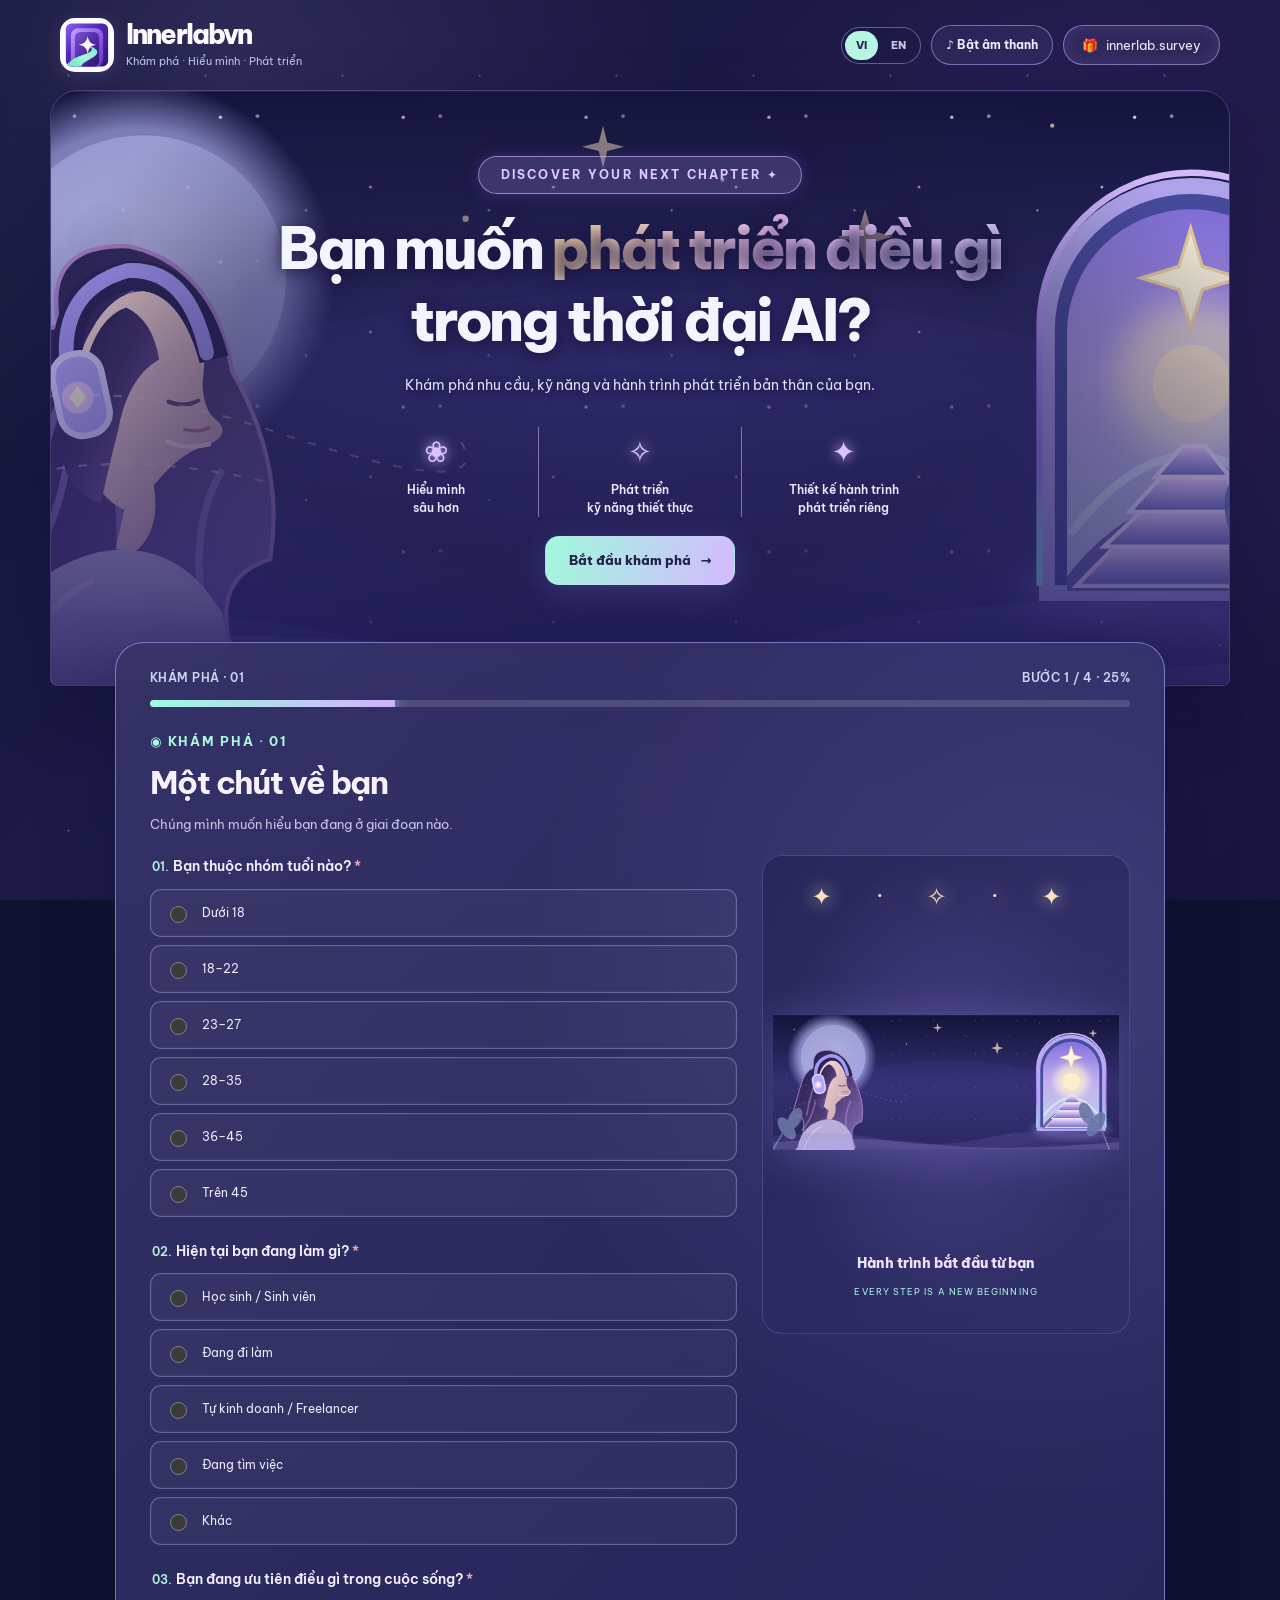
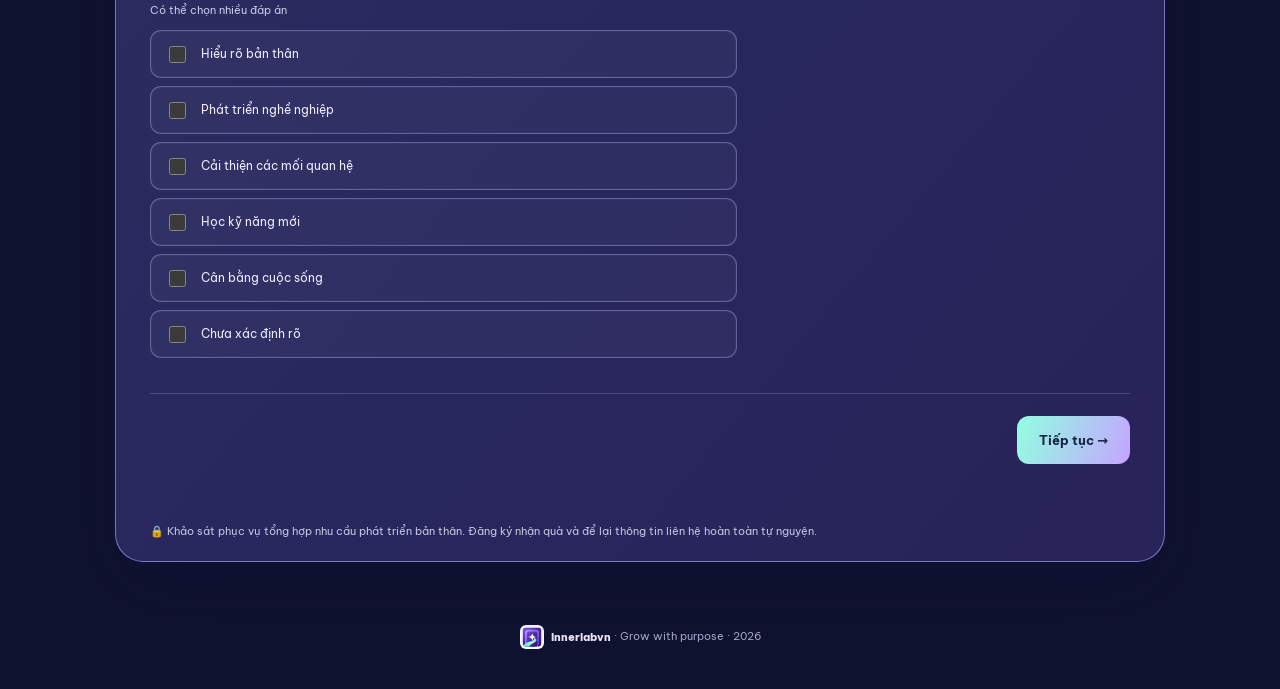
<file: index.html>
<!doctype html>
<html lang="vi">
<head>
<meta charset="utf-8">
<meta name="viewport" content="width=device-width,initial-scale=1">
<meta name="theme-color" content="#0b1020">
<meta name="description" content="Khảo sát nhu cầu phát triển bản thân trong thời đại AI — innerlab.survey">
<link rel="icon" href="assets/innerlab-mark.svg?v=20261110-rect" type="image/svg+xml">
<link rel="apple-touch-icon" href="assets/innerlab-mark.svg?v=20261110-rect">
<title>innerlab.survey | Nhu cầu phát triển bản thân trong thời đại AI</title>
<link rel="preconnect" href="https://fonts.googleapis.com">
<link rel="preconnect" href="https://fonts.gstatic.com" crossorigin>
<link href="https://fonts.googleapis.com/css2?family=Be+Vietnam+Pro:wght@400;500;600;700;800&display=swap" rel="stylesheet">
<style>
:root{color-scheme:dark;--bg:#090e1e;--card:#151e34;--text:#f2f5ff;--muted:#aebbd3;--mint:#8bf0d0;--border:#34405b;--purple:#a9a5ff}
*{box-sizing:border-box}body{margin:0;background:radial-gradient(ellipse at 85% 5%,#23224e 0,transparent 42%),radial-gradient(ellipse at 0 50%,#11353e 0,transparent 35%),var(--bg);color:var(--text);font:14px/1.7 "Be Vietnam Pro",system-ui,sans-serif;min-height:100vh}button,input,textarea{font:inherit}button{cursor:pointer}.wrap{width:min(100% - 32px,900px);margin:auto}header{padding:26px 0;display:flex;justify-content:space-between;align-items:center;gap:12px}.brand{font-size:19px;font-weight:800;letter-spacing:-.05em}.brand b{color:var(--mint)}.pill{border:1px solid var(--border);border-radius:99px;padding:6px 12px;color:var(--muted);font-size:10px;white-space:nowrap}.hero{text-align:center;padding:42px 0 36px}.eyebrow{font-size:11px;letter-spacing:.23em;text-transform:uppercase;color:var(--mint);font-weight:700}.hero h1{font-size:clamp(34px,6.4vw,65px);line-height:1.23;letter-spacing:-.055em;margin:12px auto 20px;max-width:780px}.hero h1 span{background:linear-gradient(100deg,var(--mint),#a8beff,var(--purple));color:transparent;background-clip:text}.hero p{color:var(--muted);max-width:650px;margin:0 auto 22px}.chips{display:flex;justify-content:center;gap:9px;flex-wrap:wrap}.chips span{font-size:11px;padding:7px 13px;background:#ffffff0a;border:1px solid var(--border);border-radius:99px;color:#d1dcf0}.card{background:linear-gradient(155deg,#19233b,#10192e);border:1px solid #3a4861;border-radius:23px;overflow:hidden;box-shadow:0 20px 70px #0005}.progress{padding:25px 32px 20px;border-bottom:1px solid var(--border)}.progress-label{display:flex;justify-content:space-between;color:var(--muted);font-size:12px;font-weight:600;margin-bottom:12px}.track{height:6px;background:#354059;border-radius:100px;overflow:hidden}.fill{height:100%;background:linear-gradient(90deg,var(--mint),var(--purple));width:20%;transition:width .25s}.body{padding:30px 32px 34px}.section-tag{color:var(--mint);font-size:11px;font-weight:700;text-transform:uppercase;letter-spacing:.12em}h2{font-size:clamp(23px,4vw,29px);line-height:1.35;letter-spacing:-.035em;margin:9px 0}p.sub{color:var(--muted);margin:0 0 28px}.question{border:0;padding:0;margin:0 0 27px;min-width:0}.question legend,.q-label{font-weight:600;font-size:14px;line-height:1.6;display:block;margin:0 0 11px}.star{color:#ffa3ac}.options{display:grid;gap:10px}.options.two{grid-template-columns:1fr 1fr}.choice{display:flex;align-items:center;gap:12px;background:#ffffff04;border:1px solid var(--border);border-radius:12px;padding:12px 14px;min-height:52px;cursor:pointer;font-size:12px}.choice:hover,.choice:has(input:checked){border-color:var(--mint);background:#8bf0d011}.choice input{accent-color:var(--mint);flex:0 0 auto;width:16px;height:16px}.field{background:#070e1d66;color:white;border:1px solid var(--border);border-radius:11px;width:100%;padding:13px 15px;outline:0}.field:focus{border-color:var(--mint)}textarea.field{min-height:105px;resize:vertical}.hint{font-size:11px;color:var(--muted);margin:0 0 10px}.nav{border-top:1px solid var(--border);padding-top:22px;margin-top:8px;display:flex;justify-content:space-between;gap:12px}.btn{border:0;border-radius:12px;min-height:47px;padding:12px 22px;font-weight:700;font-size:13px}.primary{color:#092530;background:linear-gradient(100deg,var(--mint),#a5bcff)}.secondary{color:var(--text);background:#ffffff10;border:1px solid var(--border)}.btn:disabled{opacity:.5;cursor:wait}.error{min-height:20px;color:#ffb1b9;font-size:12px;margin-top:12px}.privacy{padding:0 32px 26px;color:var(--muted);font-size:11px}.notice{border:1px solid var(--border);border-radius:12px;padding:15px 17px;color:var(--muted);font-size:12px;background:#8bf0d009;margin-bottom:20px}.agree{display:flex;align-items:flex-start;gap:11px;color:var(--muted);font-size:12px;margin:16px 0}.agree input{margin-top:7px;accent-color:var(--mint)}.thanks{text-align:center;padding:55px 20px}.thanks strong{font-size:52px;color:var(--mint)}.thanks h2{font-size:29px}.thanks p{color:var(--muted);max-width:520px;margin:0 auto 23px}.hidden{display:none!important}footer{text-align:center;font-size:11px;color:#8493af;padding:27px 0 40px}@media(max-width:600px){header{padding:21px 0}.pill{font-size:9px}.hero{padding:27px 0}.card{border-radius:17px}.progress{padding:20px}.body{padding:23px 20px 26px}.privacy{padding:0 20px 22px}.options.two{grid-template-columns:1fr}.btn{padding:11px 17px}}

.gift-area{position:relative;overflow:hidden;text-align:center;background:radial-gradient(circle at 50% 12%,#29305a,transparent 64%),#121a30}.gift-inner{padding:45px clamp(18px,5vw,45px);position:relative}.gift-inner h2{font-size:clamp(24px,4vw,36px);margin:12px 0}.gift-inner>p{color:var(--muted);max-width:580px;margin:0 auto 26px}.gift-grid{display:grid;grid-template-columns:repeat(3,minmax(0,1fr));gap:clamp(5px,2vw,22px);margin:37px auto 15px;max-width:670px}.gift-box{--box1:#67dec1;--box2:#278f83;--ribbon:#e9ffff;position:relative;isolation:isolate;height:190px;background:none;border:0;outline-offset:3px;transition:transform .25s;filter:drop-shadow(0 15px 19px #0007)}.gift-box:hover,.gift-box:focus-visible{transform:translateY(-9px) scale(1.045)}.gift-box.lilac{--box1:#b6a2fa;--box2:#6652b7;--ribbon:#faf1ff}.gift-box.gold{--box1:#f7c87a;--box2:#bc8047;--ribbon:#fff8de}.gift-body,.gift-lid,.gift-ribbon-h,.gift-ribbon-v,.gift-bow,.gift-glow{position:absolute;display:block}.gift-body{inset:62px 13% 26px;border-radius:8px;background:linear-gradient(120deg,var(--box1),var(--box2));box-shadow:inset 0 0 0 2px #fff2}.gift-lid{height:31px;top:47px;left:8%;right:8%;border-radius:7px;background:linear-gradient(120deg,var(--box1),var(--box2));z-index:3;box-shadow:0 4px 8px #0004}.gift-ribbon-v{width:21%;height:100px;background:var(--ribbon);top:62px;left:39.5%;opacity:.8;z-index:2}.gift-ribbon-h{height:19px;left:13%;right:13%;top:106px;background:var(--ribbon);opacity:.85;z-index:2}.gift-bow{top:15px;left:calc(50% - 23px);font-size:54px;color:var(--ribbon);z-index:5;filter:drop-shadow(0 3px 5px #0004)}.gift-num{position:absolute;bottom:0;left:0;right:0;color:var(--text);font-size:11px;letter-spacing:.12em;font-weight:800}.gift-glow{inset:14px;background:radial-gradient(circle,#ffffff33,transparent 65%);opacity:0;transition:opacity .2s}.gift-box:hover .gift-glow{opacity:1}.gift-box.open{animation:boxShake .5s ease-in-out}.gift-box.open .gift-lid{animation:lidFly .9s .45s forwards}.gift-box.open .gift-bow{animation:lidFly .9s .45s forwards}.gift-box.open .gift-body{animation:boxDisappear .9s .65s forwards}.gift-box.open .gift-glow{opacity:1;animation:glowBurst 1.2s forwards}.gift-grid.is-opening .gift-box:not(.open){opacity:.2;pointer-events:none}.gift-caption{font-size:11px!important;color:#aab6d2!important}.voucher{display:flex;max-width:610px;text-align:left;margin:30px auto 21px;min-height:205px;border-radius:19px;overflow:hidden;background:linear-gradient(120deg,#e7ffe9 0%,#a1f2d5 47%,#bdb5fc 100%);color:#12313c;box-shadow:0 14px 49px #8bf0d02b;animation:cardArrival .75s both}.voucher-left{flex:3;padding:24px;display:flex;flex-direction:column}.voucher-brand{font-weight:800;letter-spacing:-.04em}.voucher-brand span{color:#7b57d4}.voucher-amount{font-size:clamp(55px,10vw,84px);line-height:1.2;letter-spacing:-.075em;font-weight:800}.voucher-title{font-weight:800;letter-spacing:.13em;font-size:12px}.voucher-small{font-size:10px;margin-top:auto}.voucher-right{border-left:2px dashed #57777f66;flex:1;min-width:105px;display:flex;flex-direction:column;align-items:center;justify-content:center;text-align:center;gap:11px;background:#ffffff30;padding:12px}.voucher-right>span{font-size:38px}.voucher-right strong{font-size:13px;line-height:1.5}.voucher-right small{font-size:8px;letter-spacing:.09em}.consult{max-width:610px;margin:0 auto 18px;padding:20px;border:1px solid #8bf0d055;border-radius:16px;display:flex;align-items:center;text-align:left;gap:15px;background:#8bf0d00b;animation:cardArrival .75s .18s both}.consult-icon{font-size:45px;color:var(--mint)}.consult strong{font-size:17px}.consult p{font-size:12px;color:var(--muted);margin:6px 0 0}.consult b{color:#e0e5ff}.claim-btn{display:block;margin:22px auto 0;width:min(100%,360px);font-size:15px}.gift-inner form{max-width:610px;margin:26px auto 0;text-align:left}.gift-inner .question{text-align:left}.subtle-link{background:none;border:0;color:#b9c9e6;text-decoration:underline;margin-top:18px;font-size:12px}.gift-area .error{min-height:0}.gift-area #confetti{position:absolute;inset:0;pointer-events:none;overflow:hidden}.confetti-piece{position:absolute;top:-15px;width:8px;height:14px;border-radius:2px;animation:fall 2.2s linear forwards}.gift-area .hidden{display:none!important}@keyframes boxShake{0%,100%{transform:rotate(0)}20%{transform:rotate(-5deg)}40%{transform:rotate(5deg)}60%{transform:rotate(-4deg)}80%{transform:rotate(3deg)}}@keyframes lidFly{to{transform:translateY(-120px) rotate(35deg);opacity:0}}@keyframes boxDisappear{to{opacity:0;transform:scale(.5)}}@keyframes glowBurst{50%{transform:scale(1.7);opacity:1}100%{transform:scale(2.8);opacity:0}}@keyframes cardArrival{from{opacity:0;transform:translateY(28px) scale(.91)}to{opacity:1;transform:translateY(0) scale(1)}}@keyframes fall{to{transform:translateY(590px) rotate(600deg);opacity:0}}@media(max-width:600px){.gift-box{height:147px}.gift-body{inset:53px 4% 23px}.gift-lid{top:42px;left:0;right:0}.gift-ribbon-v{top:53px;height:70px}.gift-ribbon-h{top:86px;left:4%;right:4%}.gift-bow{font-size:39px;left:calc(50% - 16px);top:17px}.gift-num{font-size:9px}.voucher-left{padding:16px}.voucher-right{min-width:82px;padding:6px}.voucher-right strong{font-size:10px}.voucher-small{font-size:8px}.consult{padding:14px}.consult strong{font-size:14px}}@media(prefers-reduced-motion:reduce){.gift-box,.gift-box *,.confetti-piece,.voucher,.consult{animation:none!important;transition:none!important}}


/* Innerlab visual language: illustrated learning journeys and warm cosmic accents */
body{background-color:#10132f;background-image:radial-gradient(ellipse at 70% 3%,#4c377f73,transparent 48%),radial-gradient(ellipse at 12% 56%,#203a6966,transparent 50%),radial-gradient(circle at 15% 13%,#e2d9ff9c 1px,transparent 2px),radial-gradient(circle at 86% 19%,#f9d89a99 1px,transparent 2px);background-size:auto,auto,140px 160px,210px 190px}
.hero{padding-bottom:21px}.hero-art{max-width:760px;margin:28px auto 0;border-radius:25px;overflow:hidden;border:1px solid #c7b5ff52;box-shadow:0 14px 44px #0005}.hero-art img{display:block;width:100%;height:auto}.question-art{display:block;width:100%;max-height:140px;object-fit:cover;border-radius:16px;margin:0 0 25px;border:1px solid #b0a8ff44}.card{background:linear-gradient(150deg,#242248,#1b2440 53%,#111b32);border-color:#8d85d65c;box-shadow:0 25px 70px #0006}.choice{transition:border-color .2s,background-color .2s,transform .2s}.choice:hover{transform:translateY(-1px)}.hero h1 span{background-image:linear-gradient(100deg,#b9fcdb,#dbc4ff,#ffdcaa)}.gift-area{background:radial-gradient(ellipse at 50% 12%,#5742898a,transparent 67%),#171535}.gift-box{filter:drop-shadow(0 15px 20px #0008)}.gift-box .gift-body{box-shadow:inset 0 0 0 2px #fff3,0 0 25px #9c88ff22}.gift-grid{background:radial-gradient(ellipse at center,#5c4b8a38,transparent 70%);border-radius:24px}.voucher{box-shadow:0 20px 58px #aa8cfb42}
@media(max-width:600px){.hero-art{margin:22px auto 0;border-radius:15px}.question-art{max-height:115px}.hero{padding-top:25px}}

/* 2026 visual refresh: editorial photos, vibrant feature tiles, illustrated panels */
.hero-showcase{display:grid;grid-template-columns:1.05fr .95fr;gap:14px;max-width:820px;margin:29px auto 0}.showcase-photo,.showcase-illustration{height:290px;position:relative;overflow:hidden;border-radius:22px;border:1px solid #c3b1ff65;box-shadow:0 22px 48px #070a1c77;background:#24264f}.showcase-photo img{height:100%;width:100%;object-fit:cover;object-position:center 43%;filter:saturate(1.06)}.showcase-illustration img{height:100%;width:100%;object-fit:cover;object-position:center;filter:saturate(1.2)}.photo-shade{position:absolute;inset:0;background:linear-gradient(0deg,#131d45ed,transparent 62%)}.photo-label{position:absolute;left:23px;bottom:18px;display:flex;flex-direction:column;align-items:flex-start;text-align:left;line-height:1.25;gap:8px}.photo-label span{letter-spacing:.13em;color:#a4ffe3;font-size:9px;font-weight:800}.photo-label strong{font-size:23px;text-shadow:0 3px 12px #0008}.showcase-sticker{position:absolute;right:12px;bottom:14px;background:#d6fff3e8;color:#1f3050;padding:8px 13px;border-radius:999px;font-size:10px;font-weight:800;box-shadow:0 5px 15px #0004}.feature-strip{max-width:820px;margin:14px auto 0;display:grid;grid-template-columns:repeat(3,minmax(0,1fr));gap:12px;text-align:left}.feature-strip>div{border:1px solid #ae9bff55;border-radius:15px;padding:14px 15px;background:linear-gradient(130deg,#6156a142,#28577b24);display:grid;grid-template-columns:30px 1fr;column-gap:9px;align-items:center}.feature-strip span{font-size:24px;grid-row:span 2}.feature-strip strong{font-size:12px;line-height:1.5}.feature-strip small{font-size:10px;color:#b8c6e4}.step-banner{height:112px;border-radius:16px;border:1px solid #ac9afd53;display:flex;align-items:center;justify-content:flex-start;gap:18px;padding:14px 22px;margin-bottom:26px;overflow:hidden;text-align:left;background:radial-gradient(circle at 85% 20%,#b8a6ff45,transparent 40%),linear-gradient(115deg,#312965,#244c63)}.step-banner img{height:105px;width:175px;object-fit:cover;border-radius:12px;margin-left:-10px}.step-banner>div{display:flex;flex-direction:column;gap:3px}.step-banner strong{font-size:16px;letter-spacing:-.02em}.step-banner small{font-size:11px;color:#cad8ed}.step-symbol{font-size:54px;color:#a3f6e0;text-shadow:0 0 25px #9dfde566;flex:0 0 70px;text-align:center}.banner-ai{background:radial-gradient(circle at 15% 55%,#9dfce637,transparent 35%),linear-gradient(110deg,#1f4660,#424078)}.banner-explore{background:radial-gradient(circle at 85% 55%,#f6dbb64d,transparent 35%),linear-gradient(110deg,#493766,#243c66)}.banner-growth{background:linear-gradient(120deg,#302756,#2b3d64)}.gift-area:before{content:"✧";position:absolute;font-size:88px;right:8%;top:6%;color:#dec3ff25;pointer-events:none}.gift-starline{font-size:20px;color:#ffdeb3;letter-spacing:1.2em;margin:16px 0 0;filter:drop-shadow(0 0 10px #ffe6c7)}.gift-inner h2{background:linear-gradient(90deg,#ffffff,#edd0ff,#aaf8e5);background-clip:text;-webkit-background-clip:text;color:transparent}
@media(max-width:700px){.hero-showcase{grid-template-columns:1fr 1fr}.showcase-photo,.showcase-illustration{height:230px}.feature-strip>div{padding:10px;grid-template-columns:1fr;text-align:center;justify-items:center}.feature-strip span{grid-row:auto}.feature-strip strong{font-size:10px}.feature-strip small{font-size:9px}}
@media(max-width:470px){.hero-showcase{grid-template-columns:1fr}.showcase-photo{height:235px}.showcase-illustration{height:145px}.photo-label strong{font-size:23px}.feature-strip{gap:6px}.feature-strip>div{padding:10px 5px}.step-banner{height:auto;min-height:102px;padding:12px;gap:8px}.step-banner img{width:120px;height:92px}.step-banner strong{font-size:13px}.step-banner small{font-size:10px}.step-symbol{font-size:39px;flex-basis:48px}}


/* INNERLAB COSMIC EXPERIENCE — fluid, responsive and accessible */
:root{--bg:#111435;--card:#24224d;--mint:#91fae0;--border:#9186cf85;--muted:#c3c7e2;--purple:#c5b1fb}
html{scroll-behavior:smooth}body{overflow-x:hidden;background:#10132f;background-image:radial-gradient(circle at 18% 7%,#5d509455,transparent 34%),radial-gradient(circle at 83% 37%,#442e7459,transparent 35%),linear-gradient(135deg,#121635,#1f1b4b 52%,#17153d);background-attachment:fixed}
.wrap{width:min(calc(100% - 32px),1180px)}
.site-header{display:flex;align-items:center;justify-content:space-between;gap:16px;padding:18px 10px;position:relative;z-index:1}.brand-lockup{display:flex;align-items:center;gap:13px}.brand-star{font-size:38px;color:#ffe2ab;text-shadow:0 0 16px #e8b7ff}.brand-lockup .brand{display:block;font-weight:800;font-size:26px;line-height:1.1;letter-spacing:-.065em;color:#f9f5ff}.brand-lockup small{display:block;color:#d3d6ee;font-size:11px;letter-spacing:.012em;margin-top:4px}.site-tag{border:1px solid #c5b6ff89;background:#cbb9ff15;color:#f2e9ff;border-radius:999px;padding:8px 18px;font-size:13px;white-space:nowrap;box-shadow:inset 0 0 16px #a67bff25}.site-tag span{margin-right:5px}
.hero-fantasy{position:relative;isolation:isolate;overflow:hidden;border-radius:28px 28px 7px 7px;min-height:480px;display:flex;justify-content:center;align-items:flex-start;padding:65px 26px 100px;margin:0 auto 0;box-shadow:0 24px 65px #070b2850;border:1px solid #9687e655}
.hero-scene{position:absolute;z-index:-2;inset:0;width:100%;height:100%;object-fit:cover;object-position:center;opacity:.96}.hero-glass{position:absolute;z-index:-1;inset:0;background:radial-gradient(ellipse at 49% 45%,#27245330 0,#1b1a3b50 46%,transparent 72%),linear-gradient(to bottom,#15153500 20%,#221d5bd6 100%)}.hero-overlay{max-width:830px;text-align:center;position:relative;z-index:1}.hero-fantasy .hero-kicker{display:inline-block;border-radius:100px;border:1px solid #d2b7ff99;background:#9e83e142;padding:8px 22px;color:#dfcafd;font-size:12px;letter-spacing:.18em;box-shadow:0 0 16px #8f79ff35}.hero-fantasy h1{font-size:clamp(31px,4.5vw,58px);line-height:1.25;max-width:825px;font-weight:800;letter-spacing:-.055em;text-shadow:0 3px 16px #171139e0;margin:18px auto}.hero-fantasy h1 span{background:linear-gradient(110deg,#ffdfaa,#f7ccff,#d9cdff);background-clip:text;color:transparent}.hero-fantasy p{margin:0 auto;max-width:540px;font-size:14px;color:#e4defa;text-shadow:0 2px 10px #17153d}.hero-benefits{display:flex;justify-content:center;gap:0;max-width:610px;margin:29px auto 19px}.hero-benefits>div{display:flex;align-items:center;flex-direction:column;justify-content:center;flex:1;min-width:0;padding:0 12px;border-right:1px solid #d8c0ff85}.hero-benefits>div:last-child{border:0}.benefit-icon{font-size:29px;color:#e0c2ff;text-shadow:0 0 13px #cab7ff}.hero-benefits strong{font-size:12px;font-weight:600;line-height:1.5;color:#ede6ff;margin-top:5px}.hero-button{display:inline-flex;align-items:center;gap:10px;border:1px solid #dcceff55;background:linear-gradient(110deg,#a1f9dc,#d4b9ff);color:#222346;text-decoration:none;border-radius:14px;font-weight:800;padding:12px 23px;font-size:13px;box-shadow:0 7px 30px #8879de40}.hero-button:hover{filter:brightness(1.07);transform:translateY(-2px)}.hero-button:focus-visible,.gift-box:focus-visible,.btn:focus-visible{outline:3px solid #fff0bc;outline-offset:3px}
#survey{position:relative;max-width:1050px;margin:-44px auto 36px;z-index:3;border:1px solid #a19aecb0;background:linear-gradient(130deg,#373469e8 0,#2a2a62ed 56%,#2a255deb);box-shadow:0 25px 75px #0b0c3450;backdrop-filter:blur(16px);border-radius:28px;overflow:visible}
#survey:before{content:"";position:absolute;inset:0;z-index:-1;pointer-events:none;background-image:radial-gradient(circle at 92% 22%,#ad9bf02b,transparent 36%);border-radius:28px}.progress{padding:25px 34px 10px;border:0}.progress-label{color:#d0d5f2;font-size:12px;letter-spacing:.04em}.track{height:7px;background:#ffffff25}.fill{background:linear-gradient(90deg,#9ffbe1,#d0b1ff);box-shadow:0 0 14px #aafbe9}.body{padding:13px 34px 26px}.survey-heading .section-tag{color:#a9f9dd;font-size:13px;letter-spacing:.13em}.survey-heading h2{font-size:clamp(24px,3.5vw,32px);color:#f6f0ff;margin:9px 0}.survey-heading .sub{font-size:13px;color:#c8c6e8;margin:0 0 20px}.survey-columns{display:grid;grid-template-columns:minmax(0,1.23fr) minmax(0,.77fr);align-items:start;gap:25px}.survey-questions{min-width:0}.question{margin-bottom:23px}.question legend,.q-label{color:#f6f1ff;font-size:14px}.question-number{font-size:12px;letter-spacing:.02em;color:#b4f8df}.hint{color:#c5cbe7}.options,.options.two{display:grid;grid-template-columns:minmax(0,1fr);gap:8px}.choice{border-color:#a7a1db75;background:#ffffff09;border-radius:11px;min-height:48px;color:#eeeaff;padding:10px 14px;font-size:12px;box-shadow:inset 0 0 0 1px #ffffff08}.choice input{width:17px;height:17px;accent-color:#9affdc}.choice:hover{border-color:#b4ffee;background:#d5bcff19}.choice:has(input:checked){background:linear-gradient(100deg,#90fbe321,#b5abff19);border-color:#90fbe3;box-shadow:inset 0 0 0 1px #90fbe363,0 0 14px #8df0d522}.field{background:#171d43c9;color:white;border-color:#8e89c5}.survey-art{position:sticky;top:20px;display:flex;align-items:center;flex-direction:column;justify-content:center;min-height:410px;border-radius:20px;background:radial-gradient(ellipse at 50% 48%,#554d9d8a,transparent 65%),linear-gradient(140deg,#232253ab,#33316b88);overflow:hidden;border:1px solid #aaa1ff38;padding:20px 10px 25px}.survey-art img{display:block;width:100%;max-width:400px;height:330px;object-fit:contain;filter:drop-shadow(0 5px 22px #9989f24a)}.survey-art .art-stars{font-size:24px;letter-spacing:.8em;color:#ffdfbd;text-align:center;text-shadow:0 0 18px #fff6cb}.survey-art .art-caption{font-size:14px;font-weight:800;text-align:center;margin:5px auto 0;color:#eee0ff}.survey-art p{font-size:9px;letter-spacing:.12em;color:#a6f4e1;margin-top:8px;text-align:center}.nav{border-color:#928bc05c;margin-top:12px}.btn{border-radius:12px;transition:transform .2s,filter .2s}.btn.primary{background:linear-gradient(110deg,#92ffe1,#c5a4ff);color:#172443}.btn:hover{transform:translateY(-1px)}.btn.secondary{background:#282656a8;border-color:#a49ed5a3}.privacy{padding:0 34px 20px;color:#c4c4e0}
.gift-area{position:relative;overflow:hidden;border-radius:28px;background:radial-gradient(ellipse at center 15%,#66519b75,transparent 65%),radial-gradient(ellipse at 50% 110%,#7c4b9a70,transparent 55%),#211c52}.gift-area:after{content:"";pointer-events:none;position:absolute;inset:0;background-image:radial-gradient(circle at 10% 13%,#ffeabcaa 1.5px,transparent 2px),radial-gradient(circle at 71% 26%,#d6f6ffdd 1px,transparent 2px),radial-gradient(circle at 88% 43%,#ffeabcaa 2px,transparent 3px);background-size:180px 145px,210px 220px,260px 210px;opacity:.7}.gift-inner{padding:43px clamp(18px,5vw,50px) 52px;z-index:1}.gift-inner h2{font-size:clamp(28px,4.3vw,43px);color:#ffdbec;text-shadow:0 0 18px #be9de555}.gift-grid{max-width:780px;gap:clamp(6px,1.8vw,18px);margin-top:20px;padding:12px;border-radius:35px;background:radial-gradient(ellipse at 50% 60%,#b993ff43,transparent 68%)}.gift-box{height:clamp(180px,23vw,255px);transform-origin:50% 80%;transition:transform .2s,opacity .2s}.gift-box:hover{transform:translateY(-10px) scale(1.04)}.gift-box .gift-body{inset:76px 9% 32px;border-radius:12px;box-shadow:inset 0 0 0 2px #fff8,inset -16px -10px 22px #0002,0 0 28px #f3d3ff4d}.gift-box .gift-lid{top:54px;left:4%;right:4%;height:36px;box-shadow:inset 0 0 0 2px #fff8,0 7px 7px #0003}.gift-box .gift-ribbon-v{top:76px;bottom:32px;height:auto;left:42%;width:16%;background:linear-gradient(90deg,#dbdbf8,#fff6e0,#e2d1fa)}.gift-box .gift-ribbon-h{top:129px;left:9%;right:9%;height:25px;background:linear-gradient(#fff9e8,#d8dbef)}.gift-box .gift-bow{top:3px;font-size:69px;left:0;right:0;color:#f6e2ff;filter:drop-shadow(0 0 8px #fff6de)}.gift-box .gift-num{font-size:13px;color:#f8e6ff;bottom:0;text-shadow:0 2px 8px #0008}.gift-box:after{content:"✧   ✦";position:absolute;top:18px;right:1%;font-size:20px;color:#ffe5c4;opacity:.6;pointer-events:none}.gift-box.mint{filter:drop-shadow(0 16px 16px #1acfb64a)}.gift-box.lilac{filter:drop-shadow(0 16px 16px #aa80f65c)}.gift-box.gold{filter:drop-shadow(0 16px 16px #e6ad7154)}.gift-inner .eyebrow{font-size:12px;color:#acf9e8}.voucher{box-shadow:0 20px 60px #b4a3f787}.consult{background:#93f5d619;border-color:#91fbde91}
footer{color:#a6a7c9}body::after{content:"";pointer-events:none;position:fixed;inset:0;z-index:-1;background-image:radial-gradient(circle,#f3e3ff8c 1px,transparent 1.5px);background-size:137px 151px;opacity:.32}
@media(max-width:900px){.hero-fantasy{min-height:440px;padding:50px 18px 85px}.hero-fantasy h1{font-size:clamp(29px,5.8vw,45px)}.hero-benefits strong{font-size:11px}.survey-columns{gap:14px;grid-template-columns:minmax(0,1fr) minmax(0,.7fr)}.survey-art img{height:260px}.survey-art{min-height:345px}.gift-box .gift-body{top:70px}.gift-box .gift-lid{top:49px}.gift-box .gift-ribbon-v{top:70px}.gift-box .gift-ribbon-h{top:122px}}
@media(max-width:700px){.wrap{width:min(calc(100% - 20px),1180px)}.site-header{padding:15px 6px}.brand-lockup .brand{font-size:22px}.brand-lockup small{font-size:9px}.site-tag{font-size:11px;padding:7px 10px}.hero-fantasy{min-height:435px;border-radius:18px 18px 6px 6px;padding:37px 15px 85px}.hero-scene{object-position:50% 50%;opacity:.77}.hero-glass{background:linear-gradient(90deg,#1b1647b8,#26245f9a,#1b1647b8),linear-gradient(0deg,#251956ef,transparent 65%)}.hero-fantasy h1{font-size:clamp(28px,7vw,40px)}.hero-fantasy p{font-size:12px}.hero-kicker{font-size:10px!important;letter-spacing:.12em!important}.hero-benefits{max-width:430px;margin-top:23px}.hero-benefits>div{padding:0 7px}.hero-benefits strong{font-size:10px}.benefit-icon{font-size:23px}#survey{margin:-40px auto 28px;border-radius:21px}.progress{padding:21px 20px 10px}.body{padding:12px 20px 20px}.survey-columns{display:flex;flex-direction:column-reverse;gap:17px}.survey-art{position:static;width:100%;min-height:0;height:165px;padding:5px 12px;display:grid;grid-template-columns:45% 55%;gap:0;align-items:center}.survey-art img{grid-column:1;grid-row:1/4;max-height:160px;height:100%;max-width:100%;object-fit:contain}.survey-art .art-stars{grid-column:2;grid-row:1;font-size:15px;letter-spacing:.1em}.survey-art .art-caption{grid-column:2;grid-row:2;font-size:13px;margin:0 5px}.survey-art p{grid-column:2;grid-row:3;font-size:8px}.survey-questions{width:100%}.options{grid-template-columns:minmax(0,1fr)}.gift-box{height:165px}.gift-box .gift-body{inset:61px 8% 28px}.gift-box .gift-lid{top:47px;height:29px}.gift-box .gift-ribbon-v{top:61px;bottom:28px}.gift-box .gift-ribbon-h{top:106px;height:17px}.gift-box .gift-bow{top:7px;font-size:45px}.gift-box .gift-num{font-size:10px}.gift-box:after{font-size:13px}.privacy{padding:0 20px 22px}}
@media(max-width:420px){.site-tag{font-size:10px}.brand-star{font-size:27px}.brand-lockup{gap:8px}.brand-lockup .brand{font-size:19px}.hero-fantasy{min-height:440px;padding:34px 12px 85px}.hero-fantasy h1{font-size:28px}.hero-benefits strong{font-size:9px}.hero-button{font-size:12px;padding:11px 15px}.desktop-break{display:none}.progress-label{font-size:10px}.survey-heading h2{font-size:22px}.gift-inner{padding:28px 14px 35px}.gift-grid{gap:4px;padding:3px}.gift-box{height:137px}.gift-box .gift-body{inset:55px 4% 25px}.gift-box .gift-lid{top:43px;left:0;right:0;height:25px}.gift-box .gift-ribbon-v{top:55px;bottom:25px}.gift-box .gift-ribbon-h{top:88px;left:4%;right:4%;height:15px}.gift-box .gift-bow{font-size:37px;top:5px}.gift-box .gift-num{font-size:9px}.gift-box:after{display:none}.gift-inner h2{font-size:25px}}
@media(prefers-reduced-motion:reduce){html{scroll-behavior:auto}.hero-button,.choice,.gift-box,.btn{transition:none!important}.gift-box,.gift-box *,.confetti-piece,.voucher,.consult{animation:none!important}}


/* Individual reward ID */
.reward-code-card{display:flex;align-items:center;justify-content:space-between;gap:16px;max-width:610px;margin:16px auto 22px;padding:17px 19px;text-align:left;background:linear-gradient(110deg,#303269cc,#3b286bc7);border:1px solid #b8b2fa9a;border-radius:16px;box-shadow:0 8px 30px #10153573}
.reward-code-card>div{display:flex;flex-direction:column;gap:7px;min-width:0}.reward-caption,.thanks-code>span{font-size:10px;letter-spacing:.16em;color:#abffea;font-weight:800}.reward-value,.thanks-code strong{font-size:clamp(16px,2.5vw,24px);color:#fff6da;letter-spacing:.09em;font-weight:800;font-variant-numeric:tabular-nums;overflow-wrap:anywhere}.reward-code-card small,.thanks-code small{color:#c5c9e3;font-size:10px;line-height:1.5}.reward-copy{border:1px solid #91f5df99;color:#dbfff6;background:#8bf0d021;border-radius:11px;padding:10px 12px;white-space:nowrap;font-size:12px;font-weight:700;cursor:pointer}.reward-copy:hover{background:#8bf0d03a}.claim-code-label{max-width:610px;margin:0 auto 20px;padding:12px 16px;border-radius:12px;border:1px solid #b6aff084;text-align:center;background:#b8a7ff13;font-size:13px}.claim-code-label strong{color:#aeffe5;overflow-wrap:anywhere;font-variant-numeric:tabular-nums}.thanks-code{display:flex;flex-direction:column;gap:7px;max-width:600px;margin:22px auto;padding:18px;border:1px solid #a4cced88;background:#a2caff10;border-radius:14px}
@media(max-width:470px){.reward-code-card{flex-direction:column;text-align:center}.reward-copy{width:100%}.reward-code-card>div{align-items:center}.reward-value{font-size:17px}}
/* Optional, gentle sound effects; no background music or autoplay */
.header-actions{display:flex;align-items:center;gap:10px}.sound-toggle{font:inherit;cursor:pointer;border:1px solid #b5adff87;border-radius:999px;background:#a9a5ff14;color:#f1ecff;padding:8px 14px;white-space:nowrap;min-height:40px;font-size:12px;font-weight:700;transition:background .2s,border-color .2s}.sound-toggle:hover,.sound-toggle[aria-pressed="true"]{background:#8bf0d025;border-color:#8bf0d0ac;color:#baffec}.sound-toggle:focus-visible{outline:3px solid #a9f9e4;outline-offset:3px}@media(max-width:630px){.header-actions{gap:7px}.header-actions .site-tag{display:none}.sound-toggle{padding:7px 10px;font-size:11px}.site-header{gap:8px}}@media(max-width:370px){.sound-toggle{font-size:10px}}
/* Innerlab minimalist identity — logo derived from the approved portal/star/path concept */
.brand-lockup{color:inherit;text-decoration:none;min-width:0;gap:12px}.brand-lockup:focus-visible{outline:2px solid #bdf8e4;outline-offset:5px;border-radius:12px}.brand-symbol{display:block;width:54px;height:54px;flex-shrink:0;padding:4px;border-radius:15px;background:#faf8ff;box-shadow:0 3px 18px #a596ff2b;object-fit:contain}.brand-type{display:flex;flex-direction:column;justify-content:center;min-width:0}.brand-lockup .brand{letter-spacing:-.075em;font-size:29px;line-height:1.08;color:#fffaff}.brand-lockup small{line-height:1.45;margin-top:4px;color:#b9c3e3;letter-spacing:0}.footer-brand{display:inline-flex;align-items:center;gap:7px;vertical-align:middle;color:#efe8ff;text-decoration:none;font-weight:800}.footer-brand img{background:#fbfaff;padding:2px;border-radius:6px;object-fit:contain;vertical-align:middle}.footer-brand:hover{color:#baf7e5}@media(max-width:630px){.brand-symbol{width:43px;height:43px;padding:3px;border-radius:12px}.brand-lockup{gap:8px}.brand-lockup .brand{font-size:23px}.brand-lockup small{display:none}}@media(max-width:370px){.brand-symbol{width:39px;height:39px}.brand-lockup .brand{font-size:21px}}
/* Official Innerlabvn identity: updated rectangular-window logo and wordmark. */
.brand-lockup .brand{font-size:27px;letter-spacing:-.068em}.brand-symbol{background:#fcfbff}.brand-lockup .brand-type{min-width:0}@media(max-width:630px){.brand-lockup .brand{font-size:21px}}@media(max-width:370px){.brand-lockup .brand{font-size:18px}.brand-lockup{gap:6px}}
.lang-switch{display:inline-flex;align-items:center;padding:3px;gap:2px;border:1px solid #b8aff073;border-radius:999px;background:#1d174467;flex-shrink:0}
.lang-switch a{font-size:11px;line-height:1;text-decoration:none;padding:9px 11px;border-radius:999px;font-weight:800;color:#c9c7e5;transition:background .2s}
.lang-switch a[aria-current=page]{background:#b6f5e2;color:#1b2850}.lang-switch a:focus-visible{outline:2px solid #b6f5e2;outline-offset:3px}
@media(max-width:440px){.lang-switch a{padding:8px 7px;font-size:10px}.header-actions{gap:5px}}
/* On small screens, keep sound accessible as an icon so the language switch fits. */
@media(max-width:540px){.sound-toggle{display:inline-flex;align-items:center;justify-content:center;font-size:0!important;width:38px;min-width:38px;padding:5px!important}.sound-toggle::before{content:"♪";font-size:19px;line-height:1}.sound-toggle[aria-pressed="true"]::before{content:"♫"}}

</style>
</head>
<body>
<div class="wrap">
<header class="site-header" id="top">
  <a class="brand-lockup" href="https://innerlabvn.github.io/course/" aria-label="Truy cập trang khóa học Innerlab"><img class="brand-symbol" src="assets/innerlab-mark.svg?v=20261110-rect" alt="" width="54" height="54"><span class="brand-type"><span class="brand">Innerlabvn</span><small>Khám phá · Hiểu mình · Phát triển</small></span></a>
  <div class="header-actions"><nav class="lang-switch" aria-label="Chọn ngôn ngữ"><a href="./" lang="vi" aria-current="page">VI</a><a href="en.html" lang="en">EN</a></nav><button type="button" class="sound-toggle" id="soundToggle" aria-pressed="false" aria-label="Bật hiệu ứng âm thanh" title="Bật hiệu ứng âm thanh">♪ Bật âm thanh</button><div class="site-tag"><span aria-hidden="true">🎁</span> innerlab.survey</div></div>
</header>
<section class="hero hero-fantasy" aria-labelledby="heroTitle">
  <img class="hero-scene" src="assets/cosmic-hero.svg" alt="" aria-hidden="true" loading="eager" fetchpriority="high">
  <div class="hero-glass"></div>
  <div class="hero-overlay">
    <div class="eyebrow hero-kicker">DISCOVER YOUR NEXT CHAPTER ✦</div>
    <h1 id="heroTitle">Bạn muốn <span>phát triển điều gì</span><br class="desktop-break"> trong thời đại AI?</h1>
    <p>Khám phá nhu cầu, kỹ năng và hành trình phát triển bản thân của bạn.</p>
    <div class="hero-benefits"><div><span class="benefit-icon">❀</span><strong>Hiểu mình<br>sâu hơn</strong></div><div><span class="benefit-icon">✧</span><strong>Phát triển<br>kỹ năng thiết thực</strong></div><div><span class="benefit-icon">✦</span><strong>Thiết kế hành trình<br>phát triển riêng</strong></div></div>
    <a class="hero-button" href="#survey">Bắt đầu khám phá <span aria-hidden="true">→</span></a>
  </div>
</section>
<main class="card" id="survey">
<div id="surveyArea"><div class="progress"><div class="progress-label"><span id="progressLabel">BƯỚC 1 / 4</span><span id="progressPct">25% hoàn thành</span></div><div class="track"><div class="fill" id="progressFill"></div></div></div><form id="surveyForm" class="body" novalidate><div id="stepArea"></div><div class="nav"><button type="button" class="btn secondary" id="back">← Quay lại</button><button type="button" class="btn primary" id="next">Tiếp tục →</button></div><div id="error" class="error" role="alert" aria-live="polite"></div></form><div class="privacy">🔒 Khảo sát phục vụ tổng hợp nhu cầu phát triển bản thân. Đăng ký nhận quà và để lại thông tin liên hệ hoàn toàn tự nguyện.</div></div>

<section id="giftArea" class="gift-area hidden" aria-live="polite">
 <div id="giftPick" class="gift-inner">
  <div class="eyebrow">INNERLAB · DISCOVERY GIFT</div><div class="gift-starline" aria-hidden="true">✦ · ✧ · ✦</div>
  <h2>Hoàn thành rồi! 🎉</h2>
  <p>Chọn một trong ba hộp quà để khám phá món quà Innerlab dành tặng bạn.</p>
  <div class="gift-grid" id="giftGrid">
   <button type="button" class="gift-box mint" data-box="1" aria-label="Mở hộp quà xanh ngọc"><span class="gift-glow"></span><span class="gift-lid"></span><span class="gift-ribbon-v"></span><span class="gift-body"></span><span class="gift-ribbon-h"></span><span class="gift-bow">✦</span><span class="gift-num">HỘP 01</span></button>
   <button type="button" class="gift-box lilac" data-box="2" aria-label="Mở hộp quà tím"><span class="gift-glow"></span><span class="gift-lid"></span><span class="gift-ribbon-v"></span><span class="gift-body"></span><span class="gift-ribbon-h"></span><span class="gift-bow">✦</span><span class="gift-num">HỘP 02</span></button>
   <button type="button" class="gift-box gold" data-box="3" aria-label="Mở hộp quà vàng"><span class="gift-glow"></span><span class="gift-lid"></span><span class="gift-ribbon-v"></span><span class="gift-body"></span><span class="gift-ribbon-h"></span><span class="gift-bow">✦</span><span class="gift-num">HỘP 03</span></button>
  </div>
  
 </div>
 <div id="giftReveal" class="gift-inner hidden">
  <div id="confetti" aria-hidden="true"></div>
  <div class="eyebrow">YOU UNLOCKED A GIFT ✨</div>
  <h2>Điều bất ngờ dành cho bạn!</h2>
  <p>Innerlab gửi tặng bạn trọn bộ hai món quà:</p>
  <div class="voucher">
    <div class="voucher-left"><span class="voucher-brand">innerlab<span>.</span>survey</span><div class="voucher-amount">199K</div><div class="voucher-title">VOUCHER KHÓA HỌC</div><span class="voucher-small">Giá trị 199.000đ · Áp dụng theo điều kiện chương trình</span></div>
    <div class="voucher-right"><span>✦</span><strong>DISCOVERY<br>GIFT</strong><small>YOUR NEXT CHAPTER</small></div>
  </div>
  <div class="consult"><div class="consult-icon">✧</div><div><strong>+ 01 buổi tham vấn miễn phí</strong><p>Khám phá chủ đề bạn quan tâm: <b>Tarot · Thần số học · Chiêm tinh học · Tử vi · Khám phá tính cách</b></p></div></div>
  <div class="reward-code-card"><div><span class="reward-caption">MÃ NHẬN QUÀ CỦA BẠN · 5 CHỮ SỐ</span><strong class="reward-value" id="revealRewardCode">—</strong><small>Hãy lưu lại mã để đối chiếu. Mã chỉ được xác nhận khi đăng ký của bạn được Innerlab ghi nhận.</small></div><button type="button" class="reward-copy" id="copyRewardCode">📋 Sao chép mã</button></div>
  <p class="gift-caption">Voucher không phải tiền mặt. Điều kiện sử dụng và lịch gặp gỡ sẽ được xác nhận khi đăng ký.</p>
  <button type="button" class="btn primary claim-btn" id="claimStart">Nhận quà ngay →</button>
 </div>
 <div id="giftClaim" class="gift-inner hidden">
  <div class="eyebrow">YOUR GIFT · INNERLAB</div><h2>Đăng ký nhận quà 🎁</h2><p>Chọn chủ đề bạn muốn khám phá và để lại số điện thoại / Zalo để chúng mình liên hệ trao quà.</p><div class="claim-code-label">Mã nhận quà: <strong id="claimRewardCode">—</strong></div>
  <form id="claimForm" novalidate>
   <div class="question"><label class="q-label" for="claimName">Họ và tên <span class="star">*</span></label><input class="field" id="claimName" name="full_name" maxlength="100" autocomplete="name" required placeholder="Tên của bạn"></div>
   <div class="question"><label class="q-label" for="claimContact">Số điện thoại / Zalo <span class="star">*</span></label><input class="field" id="claimContact" name="contact" type="tel" inputmode="tel" autocomplete="tel" maxlength="18" required placeholder="Ví dụ: 0912 345 678"><p class="hint">Ưu tiên số điện thoại có Zalo để Innerlab thuận tiện gửi thông tin nhận quà.</p></div>
   <fieldset class="question"><legend class="q-label">Bạn muốn khám phá chủ đề nào trong buổi gặp 1:1? <span class="star">*</span></legend><div class="options two">
    <label class="choice"><input type="radio" name="expert_field" value="Tarot" required> Tarot</label>
    <label class="choice"><input type="radio" name="expert_field" value="Thần số học"> Thần số học</label>
    <label class="choice"><input type="radio" name="expert_field" value="Chiêm tinh học"> Chiêm tinh học</label>
    <label class="choice"><input type="radio" name="expert_field" value="Tử vi"> Tử vi</label>
    <label class="choice"><input type="radio" name="expert_field" value="Khám phá tính cách"> Khám phá tính cách</label>
   </div></fieldset>
   <div class="question"><label class="q-label" for="claimCourse">Khóa học bạn quan tâm <span class="star">*</span></label><select class="field" name="preferred_course" id="claimCourse" required><option value="">Chọn lĩnh vực học</option><option>Hiểu và khám phá bản thân</option><option>Giao tiếp và sự tự tin</option><option>Định hướng tương lai</option><option>Ứng dụng AI</option><option>Khác / Chưa xác định</option></select></div>
   <label class="agree"><input type="checkbox" name="gift_consent" required><span>Tôi đồng ý để Innerlab liên hệ qua số điện thoại / Zalo tôi cung cấp nhằm gửi voucher, sắp xếp buổi gặp 1:1 và giới thiệu các khóa học liên quan. Tôi có thể từ chối các liên hệ quảng bá sau đó.</span></label>
   <p id="claimError" class="error" role="alert" aria-live="polite"></p>
   <button type="submit" class="btn primary claim-btn" id="claimSubmit">Đăng ký nhận quà ✦</button>
  </form>
  <button type="button" id="skipGift" class="subtle-link">Không nhận quà, chỉ hoàn tất khảo sát</button>
 </div>
</section>

<div class="thanks hidden" id="thanks"><strong>✦</strong><h2>Cảm ơn bạn đã chia sẻ!</h2><p>Khảo sát đã được ghi nhận. Innerlab sẽ liên hệ bạn trong thời gian sớm nhất.</p><div class="thanks-code"><span>MÃ NHẬN QUÀ</span><strong id="thanksRewardCode">—</strong><small>Hãy lưu mã này để đối chiếu. Chỉ có hiệu lực khi Innerlab xác nhận.</small></div><button class="btn secondary" type="button" id="restart">Làm khảo sát mới</button></div>
</main>
<footer><a class="footer-brand" href="https://innerlabvn.github.io/course/" aria-label="Đến Innerlabvn Courses"><img src="assets/innerlab-mark.svg?v=20261110-rect" alt="" width="24" height="24" loading="lazy"><span>Innerlabvn</span></a><span> · Grow with purpose · 2026</span></footer>
</div>
<script>
// Paste the deployed Google Apps Script Web App /exec URL here before collecting responses.
const GOOGLE_SCRIPT_URL = 'https://script.google.com/macros/s/AKfycbxhgWYBXXOveKZ6Zzv3TUkClYzP4QbfMOZGTL0gsuCw6_XDWDyMAFk2nBlEVYGw8CpW/exec';
const sections=[
{title:'Một chút về bạn',sub:'Chúng mình muốn hiểu bạn đang ở giai đoạn nào.',questions:[
{id:'age',label:'Bạn thuộc nhóm tuổi nào?',type:'radio',required:true,options:['Dưới 18','18–22','23–27','28–35','36–45','Trên 45']},
{id:'occupation',label:'Hiện tại bạn đang làm gì?',type:'radio',required:true,options:['Học sinh / Sinh viên','Đang đi làm','Tự kinh doanh / Freelancer','Đang tìm việc','Khác']},
{id:'focus',label:'Bạn đang ưu tiên điều gì trong cuộc sống?',type:'check',required:true,options:['Hiểu rõ bản thân','Phát triển nghề nghiệp','Cải thiện các mối quan hệ','Học kỹ năng mới','Cân bằng cuộc sống','Chưa xác định rõ']}
]},
{title:'Bạn và trí tuệ nhân tạo',sub:'AI đang hiện diện thế nào trong đời sống của bạn?',questions:[
{id:'usage',label:'Bạn sử dụng công cụ AI với tần suất nào?',type:'radio',required:true,options:['Mỗi ngày','Vài lần mỗi tuần','Thỉnh thoảng','Đã thử nhưng ít dùng','Chưa từng sử dụng']},
{id:'ai_uses',label:'Bạn dùng hoặc muốn dùng AI cho việc gì?',type:'check',required:true,options:['Học tập / Nghiên cứu','Công việc / Tăng năng suất','Sáng tạo nội dung','Định hướng bản thân / Sự nghiệp','Giải trí / Khám phá','Chưa biết bắt đầu từ đâu']},
{id:'ai_feeling',label:'Bạn cảm thấy thế nào trước sự phát triển nhanh của AI?',type:'radio',required:true,options:['Hào hứng và tò mò','Lạc quan nhưng cần học thêm','Vừa hào hứng vừa lo lắng','Áp lực vì sợ bị tụt lại','Chưa quan tâm nhiều']}
]},
{title:'Nhu cầu phát triển bản thân',sub:'Điều gì quan trọng nhất với bạn lúc này?',questions:[
{id:'skills',label:'Bạn muốn phát triển những kỹ năng nào?',type:'check',required:true,options:['Tự nhận thức và quản lý cảm xúc','Giao tiếp / Thuyết trình','Tư duy phản biện và sáng tạo','Ứng dụng AI hiệu quả','Quản lý thời gian / Kỷ luật cá nhân','Định hướng nghề nghiệp','Học tập hiệu quả','Xây dựng sự tự tin']},
{id:'barriers',label:'Điều gì đang cản trở việc phát triển của bạn?',type:'check',required:true,options:['Thiếu thời gian','Thiếu động lực / Kỷ luật','Không biết bắt đầu từ đâu','Chi phí học tập','Thiếu người đồng hành','Sợ thất bại / Thiếu tự tin','Chưa nhận thấy trở ngại rõ ràng']},
{id:'wish',label:'Nếu cải thiện được một điều trong 6 tháng tới, bạn muốn đó là gì?',type:'text',required:false,placeholder:'Chia sẻ suy nghĩ của bạn (không bắt buộc)...'}
]},
{title:'Trải nghiệm bạn mong đợi',sub:'Giúp chúng mình thiết kế hoạt động phù hợp hơn.',questions:[
{id:'topics',label:'Chủ đề nào khiến bạn muốn tham gia nhất?',type:'check',required:true,options:['Hiểu bản thân trong thời đại AI','Kỹ năng ứng dụng AI thực tế','Khám phá thế mạnh và định hướng tương lai','Phát triển giọng nói và giao tiếp','Quản lý cảm xúc và sự tự tin','Tư duy sáng tạo / Giải quyết vấn đề']},
{id:'format',label:'Hình thức nào phù hợp nhất với bạn?',type:'radio',required:true,options:['Workshop trải nghiệm trực tiếp','Lớp thực hành nhóm nhỏ','Buổi chia sẻ / Talkshow','Online tương tác','Coaching 1:1']},
{id:'course_interest',label:'Bạn muốn Innerlab đồng hành cùng bạn theo cách nào?',type:'radio',required:true,options:['Đăng ký khóa học phát triển bản thân','Nhận tư vấn chọn khóa học phù hợp','Tìm hiểu voucher ưu đãi khóa học','Khác (vui lòng ghi rõ lý do)']},
{id:'course_interest_other',label:'Bạn muốn chia sẻ lý do hoặc nhu cầu khác?',type:'text',required:false,placeholder:'Viết lý do hoặc nhu cầu của bạn...',depends:true},
{id:'time',label:'Bạn thường thuận tiện tham gia khi nào?',type:'radio',required:true,options:['Tối các ngày trong tuần','Cuối tuần buổi sáng','Cuối tuần buổi chiều','Cuối tuần buổi tối','Linh hoạt theo lịch']}
]}];
let step=0;let answers={};let chosenBox=null;let rewardCode='';
// Five decimal digits: human-readable code, for manual voucher reconciliation (not a security credential).
function generateRewardCode(){const random=new Uint32Array(1);window.crypto.getRandomValues(random);return String(10000+(random[0]%90000));}
function ensureRewardCode(){if(!rewardCode)rewardCode=generateRewardCode();return rewardCode;}
function showRewardCode(){const value=ensureRewardCode();for(const id of ['revealRewardCode','claimRewardCode','thanksRewardCode']){const node=document.getElementById(id);if(node)node.textContent=value;}}

const $=id=>document.getElementById(id);
/* Original synthesized interface sounds. Audio starts only after the visitor enables it. */
let audioEnabled=false;
let innerlabAudioContext=null;
try{audioEnabled=window.localStorage.getItem('innerlab-audio-enabled')==='true';}catch(e){}
function updateAudioToggle(){
 const control=$('soundToggle');
 const supported=Boolean(window.AudioContext||window.webkitAudioContext);
 if(!supported){control.hidden=true;audioEnabled=false;return;}
 control.setAttribute('aria-pressed',String(audioEnabled));
 control.setAttribute('aria-label',audioEnabled?'Tắt hiệu ứng âm thanh':'Bật hiệu ứng âm thanh');
 control.title=audioEnabled?'Tắt hiệu ứng âm thanh':'Bật hiệu ứng âm thanh';
 control.textContent=audioEnabled?'♫ Âm thanh: Bật':'♪ Bật âm thanh';
}
function softNote(frequency,start,duration,volume=0.028,wave='sine'){
 const ctx=innerlabAudioContext;
 if(!ctx)return;
 const oscillator=ctx.createOscillator(),envelope=ctx.createGain();
 oscillator.type=wave;
 oscillator.frequency.setValueAtTime(frequency,start);
 envelope.gain.setValueAtTime(0,start);
 envelope.gain.linearRampToValueAtTime(volume,start+0.016);
 envelope.gain.exponentialRampToValueAtTime(0.0001,start+duration);
 oscillator.connect(envelope).connect(ctx.destination);
 oscillator.start(start);oscillator.stop(start+duration+0.02);
}
function playInnerlabSound(kind){
 if(!audioEnabled)return;
 try{
  const AudioApi=window.AudioContext||window.webkitAudioContext;
  if(!AudioApi)return;
  if(!innerlabAudioContext)innerlabAudioContext=new AudioApi();
  if(innerlabAudioContext.state==='suspended')innerlabAudioContext.resume().catch(()=>{});
  const t=innerlabAudioContext.currentTime+0.008;
  if(kind==='step'){softNote(587.33,t,.105,.017);softNote(783.99,t+.085,.14,.016);}
  else if(kind==='back'){softNote(493.88,t,.11,.015);}
  else if(kind==='pick'){softNote(392,t,.15,.025,'triangle');softNote(523.25,t+.12,.2,.023,'triangle');}
  else if(kind==='gift'){[523.25,659.25,783.99,1046.5].forEach((f,i)=>softNote(f,t+i*.095,.32,.024));}
  else if(kind==='success'){[523.25,659.25,783.99].forEach((f,i)=>softNote(f,t+i*.11,.23,.02));}
  else {softNote(659.25,t,.10,.016);}
 }catch(e){/* Audio is an optional enhancement; never block survey interactions. */}
}
$('soundToggle').addEventListener('click',()=>{
 audioEnabled=!audioEnabled;
 try{window.localStorage.setItem('innerlab-audio-enabled',String(audioEnabled));}catch(e){}
 updateAudioToggle();
 if(audioEnabled)playInnerlabSound('success');
});
updateAudioToggle();
function escapeHtml(x){return String(x).replace(/[&<>"']/g,c=>({'&':'&amp;','<':'&lt;','>':'&gt;','"':'&quot;',"'":'&#39;'}[c]));}
function render(){
  const section=sections[step];
  $('progressLabel').textContent='KHÁM PHÁ · '+String(step+1).padStart(2,'0');
  $('progressPct').textContent='BƯỚC '+(step+1)+' / '+sections.length+' · '+Math.round((step+1)/sections.length*100)+'%';
  $('progressFill').style.width=((step+1)/sections.length*100)+'%';
  const art=[
    ['assets/cosmic-hero.svg','Hành trình bắt đầu từ bạn'],
    ['assets/innerlab-mind.svg','Cùng AI mở rộng khả năng'],
    ['assets/learning-spark.svg','Học hỏi và lớn lên mỗi ngày'],
    ['assets/innerlab-discovery.svg','Mở ra một chương mới']
  ][step];
  let markup='<div class="survey-heading"><div class="section-tag">◉ KHÁM PHÁ · '+String(step+1).padStart(2,'0')+'</div><h2>'+escapeHtml(section.title)+'</h2><p class="sub">'+escapeHtml(section.sub)+'</p></div><div class="survey-columns"><div class="survey-questions">';
  for(let n=0;n<section.questions.length;n++){
    const q=section.questions[n];
    const label='<span class="question-number">'+String(n+1).padStart(2,'0')+'.</span> '+escapeHtml(q.label)+(q.required?' <span class="star">*</span>':'');
    if(q.type==='radio'||q.type==='check'){
      markup+='<fieldset class="question" data-question="'+q.id+'"><legend>'+label+'</legend>'+(q.type==='check'?'<p class="hint">Có thể chọn nhiều đáp án</p>':'')+'<div class="options">'+q.options.map(v=>'<label class="choice"><input type="'+(q.type==='check'?'checkbox':'radio')+'" name="'+q.id+'" value="'+escapeHtml(v)+'" '+(q.type==='check'?(Array.isArray(answers[q.id])&&answers[q.id].includes(v)?'checked':''):(answers[q.id]===v?'checked':''))+'><span>'+escapeHtml(v)+'</span></label>').join('')+'</div></fieldset>';
    }else{
      markup+='<div class="question" '+(q.depends?'data-other="true"':'')+'><label class="q-label" for="'+q.id+'">'+label+'</label>'+(q.type==='text'?'<textarea':'<input type="text"')+' class="field" id="'+q.id+'" name="'+q.id+'" placeholder="'+escapeHtml(q.placeholder||'')+'" '+(q.type==='text'?'>'+escapeHtml(answers[q.id]||'')+'</textarea>':'value="'+escapeHtml(answers[q.id]||'')+'">')+'</div>';
    }
  }
  markup+='</div><aside class="survey-art" aria-label="Minh họa hành trình phát triển"><div class="art-stars" aria-hidden="true">✦ · ✧ · ✦</div><img src="'+art[0]+'" alt="'+escapeHtml(art[1])+'" loading="lazy"><div class="art-caption">'+escapeHtml(art[1])+'</div><p>EVERY STEP IS A NEW BEGINNING</p></aside></div>';
  $('stepArea').innerHTML=markup;
  $('back').style.visibility=step===0?'hidden':'visible';
  $('next').textContent=step===3?'Hoàn thành khảo sát 🎁':'Tiếp tục →';
  $('error').textContent='';
  otherVisibility();
}
function collect(){sections[step].questions.forEach(q=>{let els=Array.from(document.getElementsByName(q.id));if(q.type==='check')answers[q.id]=els.filter(x=>x.checked).map(x=>x.value);else if(q.type==='radio')answers[q.id]=els.find(x=>x.checked)?.value||'';else if(q.type==='consent')answers[q.id]=Boolean(els[0]?.checked);else answers[q.id]=els[0]?.value.trim()||'';});}
function valid(){for(const q of sections[step].questions){if(!q.required)continue;const v=answers[q.id];if(!v||(Array.isArray(v)&&!v.length)){$('error').textContent='Vui lòng hoàn thành những câu có dấu * trước khi tiếp tục.';return false;}}if(step===3&&answers.course_interest==='Khác (vui lòng ghi rõ lý do)'&&!answers.course_interest_other){$('error').textContent='Vui lòng điền lý do hoặc nhu cầu khác.';return false;}return true;}

function otherVisibility(){const v=document.querySelector('input[name="course_interest"]:checked')?.value;document.querySelectorAll('[data-other]').forEach(el=>el.style.display=v==='Khác (vui lòng ghi rõ lý do)'?'':'none');}
$('surveyForm').addEventListener('change',e=>{if(e.target.name==='course_interest')otherVisibility();});
$('back').onclick=()=>{collect();if(step>0){playInnerlabSound('back');step--;render();$('survey').scrollIntoView({behavior:'smooth'});}};
$('next').onclick=()=>{
 collect();if(!valid())return;
 if(step<sections.length-1){playInnerlabSound('step');step++;render();$('survey').scrollIntoView({behavior:'smooth'});return;}
 playInnerlabSound('success');ensureRewardCode();showRewardCode();$('surveyArea').classList.add('hidden');$('giftArea').classList.remove('hidden');$('survey').scrollIntoView({behavior:'smooth'});
};
document.querySelectorAll('.gift-box').forEach(b=>b.addEventListener('click',()=>{
 if(chosenBox)return;chosenBox=b.dataset.box;playInnerlabSound('pick');
 $('giftGrid').classList.add('is-opening');b.classList.add('open');
 const reduced=window.matchMedia('(prefers-reduced-motion: reduce)').matches;
 window.setTimeout(()=>{
  $('giftPick').classList.add('hidden');$('giftReveal').classList.remove('hidden');showRewardCode();playInnerlabSound('gift');
  if(!reduced){const palette=['#8bf0d0','#c3a5ff','#f7cb80','#ffffff'];for(let i=0;i<52;i++){const p=document.createElement('span');p.className='confetti-piece';p.style.left=Math.random()*100+'%';p.style.background=palette[i%palette.length];p.style.animationDelay=Math.random()*.7+'s';$('confetti').appendChild(p);}window.setTimeout(()=>$('confetti').replaceChildren(),2900);}
  $('survey').scrollIntoView({behavior:'smooth'});
 },reduced?0:1250);
}));
$('claimStart').onclick=()=>{playInnerlabSound('step');$('giftReveal').classList.add('hidden');$('giftClaim').classList.remove('hidden');showRewardCode();$('survey').scrollIntoView({behavior:'smooth'});};
$('copyRewardCode').onclick=async()=>{try{await navigator.clipboard.writeText(ensureRewardCode());const button=$('copyRewardCode');button.textContent='✓ Đã sao chép';window.setTimeout(()=>button.textContent='📋 Sao chép mã',1800);}catch(e){const button=$('copyRewardCode');button.textContent='Chọn và sao chép mã phía trên';}};
function cleanContact(){return {full_name:$('claimName').value.trim(),contact:$('claimContact').value.trim(),expert_field:document.querySelector('input[name="expert_field"]:checked')?.value||'',preferred_course:$('claimCourse').value};}
function validVietnamMobile(raw){const phone=raw.replace(/[\s().-]/g,'');return /^(?:0[35789]\d{8}|\+84[35789]\d{8})$/.test(phone);}
// Vietnam has a fixed UTC+07:00 offset year-round. Store a human-readable local timestamp.
function vietnamSubmittedTime(){
 const local=new Date(Date.now()+7*60*60*1000);
 return local.toISOString().slice(0,19).replace('T',' ')+' (GMT+7)';
}
async function sendSurvey(claim){
 const endpoint=GOOGLE_SCRIPT_URL.trim();
 if(!endpoint)throw Error('Chưa cấu hình Google Sheets. Người quản trị cần thêm đường dẫn Apps Script để lưu đăng ký.');
 const payload={...answers,...claim,reward_code:ensureRewardCode(),contact_optin:claim.gift_consent?'Có, tôi muốn nhận voucher và thông tin khóa học':'Không, tôi chỉ hoàn thành khảo sát',consent:true,gift_box:chosenBox||'',submitted_at:vietnamSubmittedTime(),survey_version:'3.2'};
 // no-cors submission cannot confirm database persistence. Do not claim verified delivery.
 await fetch(endpoint,{method:'POST',mode:'no-cors',headers:{'Content-Type':'text/plain;charset=utf-8'},body:JSON.stringify(payload)});
 $('giftArea').classList.add('hidden');$('thanks').classList.remove('hidden');showRewardCode();playInnerlabSound('success');$('survey').scrollIntoView({behavior:'smooth'});
}
$('claimForm').addEventListener('submit',async e=>{
 e.preventDefault();const form=e.currentTarget,fields=cleanContact();
 if(!fields.full_name||!fields.contact||!fields.expert_field||!fields.preferred_course||!form.elements.gift_consent.checked){$('claimError').textContent='Vui lòng nhập họ tên, số điện thoại / Zalo, chọn lĩnh vực và đồng ý nhận liên hệ để đăng ký quà.';return;}
 if(!validVietnamMobile(fields.contact)){$('claimError').textContent='Vui lòng nhập số di động Việt Nam hợp lệ (ví dụ 0912 345 678 hoặc +84 912 345 678).';$('claimContact').focus();return;}
 const btn=$('claimSubmit');btn.disabled=true;btn.textContent='Đang gửi đăng ký...';$('claimError').textContent='';
 try{await sendSurvey({...fields,gift_consent:true});}catch(err){$('claimError').textContent=err.message||'Không thể gửi. Vui lòng thử lại.';}finally{btn.disabled=false;btn.textContent='Đăng ký nhận quà ✦';}
});
$('skipGift').onclick=async()=>{
 const btn=$('skipGift');btn.disabled=true;$('claimError').textContent='';
 try{await sendSurvey({full_name:'',contact:'',expert_field:'',preferred_course:'',gift_consent:false});}catch(err){$('claimError').textContent=err.message||'Không thể gửi. Vui lòng thử lại.';}finally{btn.disabled=false;}
};
$('restart').onclick=()=>{playInnerlabSound('step');answers={};step=0;chosenBox=null;rewardCode='';$('surveyArea').classList.remove('hidden');$('giftArea').classList.add('hidden');$('giftPick').classList.remove('hidden');$('giftReveal').classList.add('hidden');$('giftClaim').classList.add('hidden');$('giftGrid').classList.remove('is-opening');document.querySelectorAll('.gift-box').forEach(b=>b.classList.remove('open'));$('claimForm').reset();$('thanks').classList.add('hidden');render();$('survey').scrollIntoView({behavior:'smooth'});};
render();
</script>
</body>
</html>
</file>
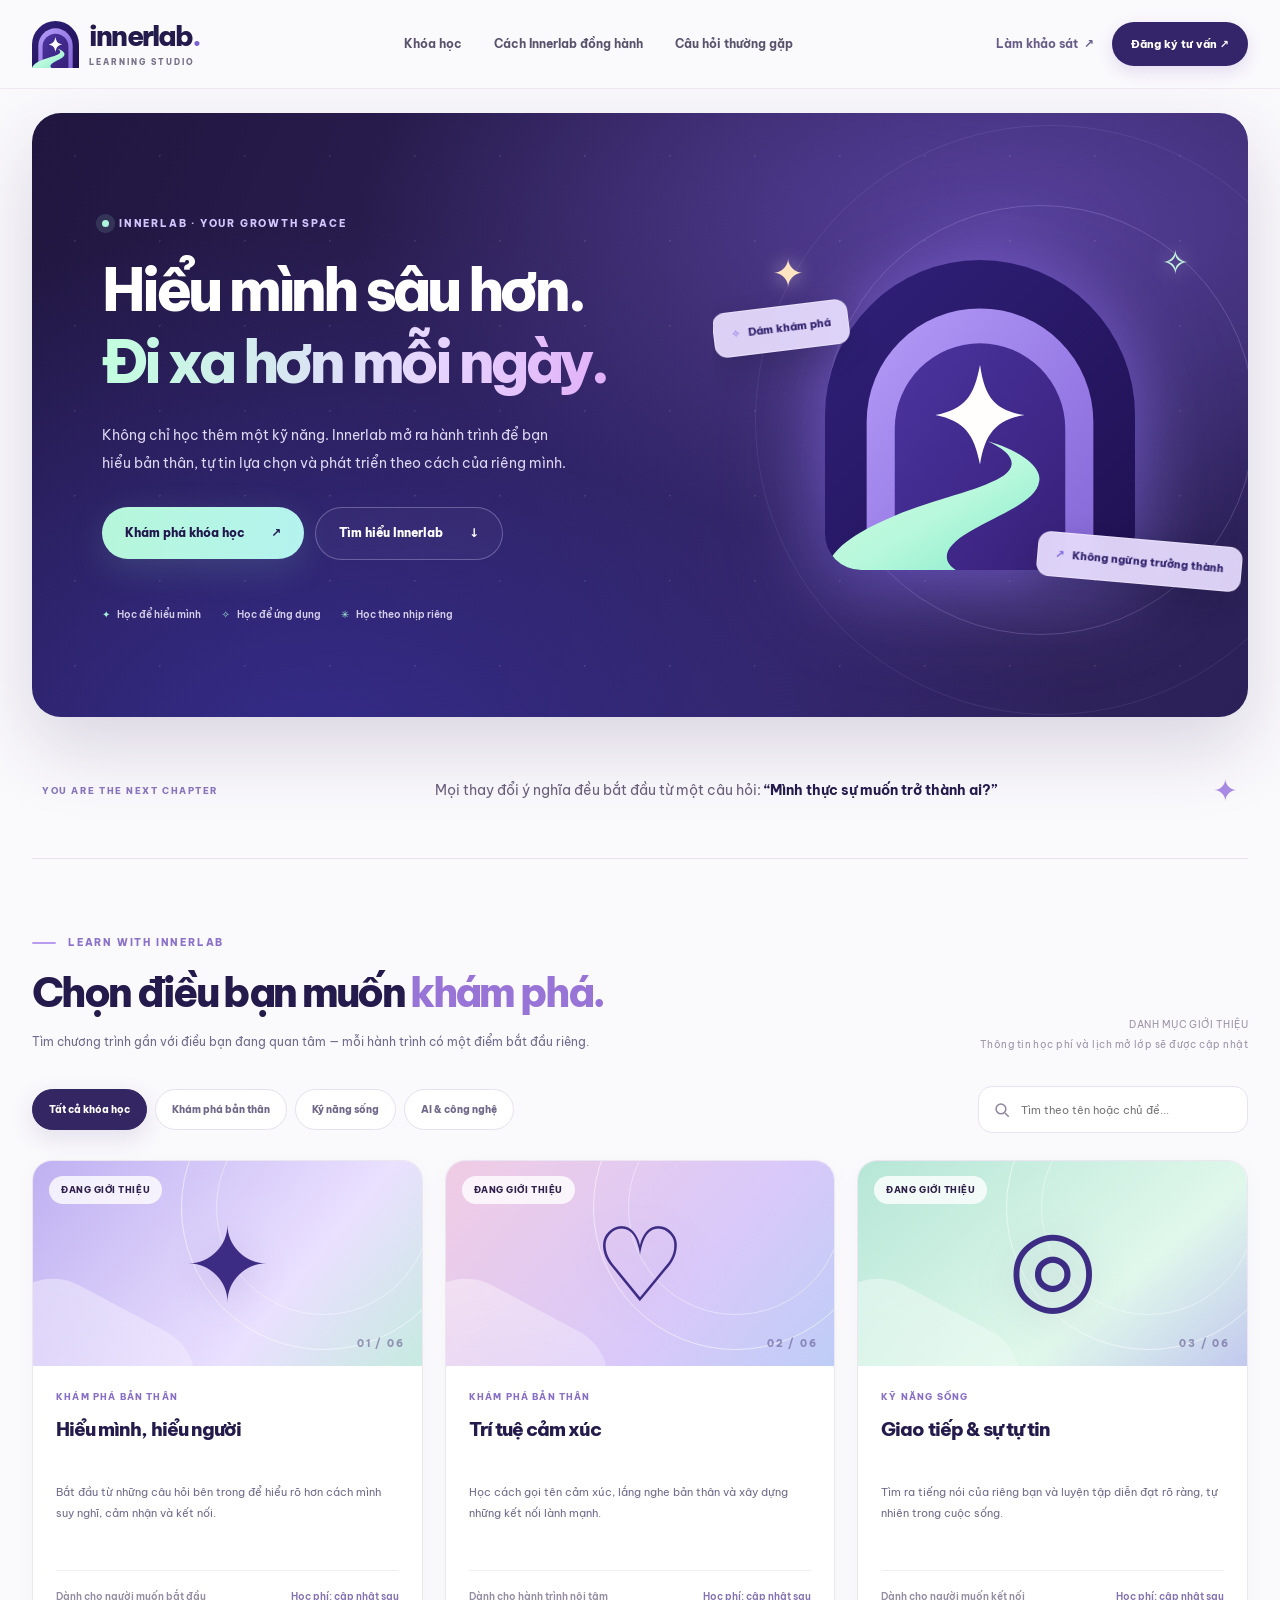
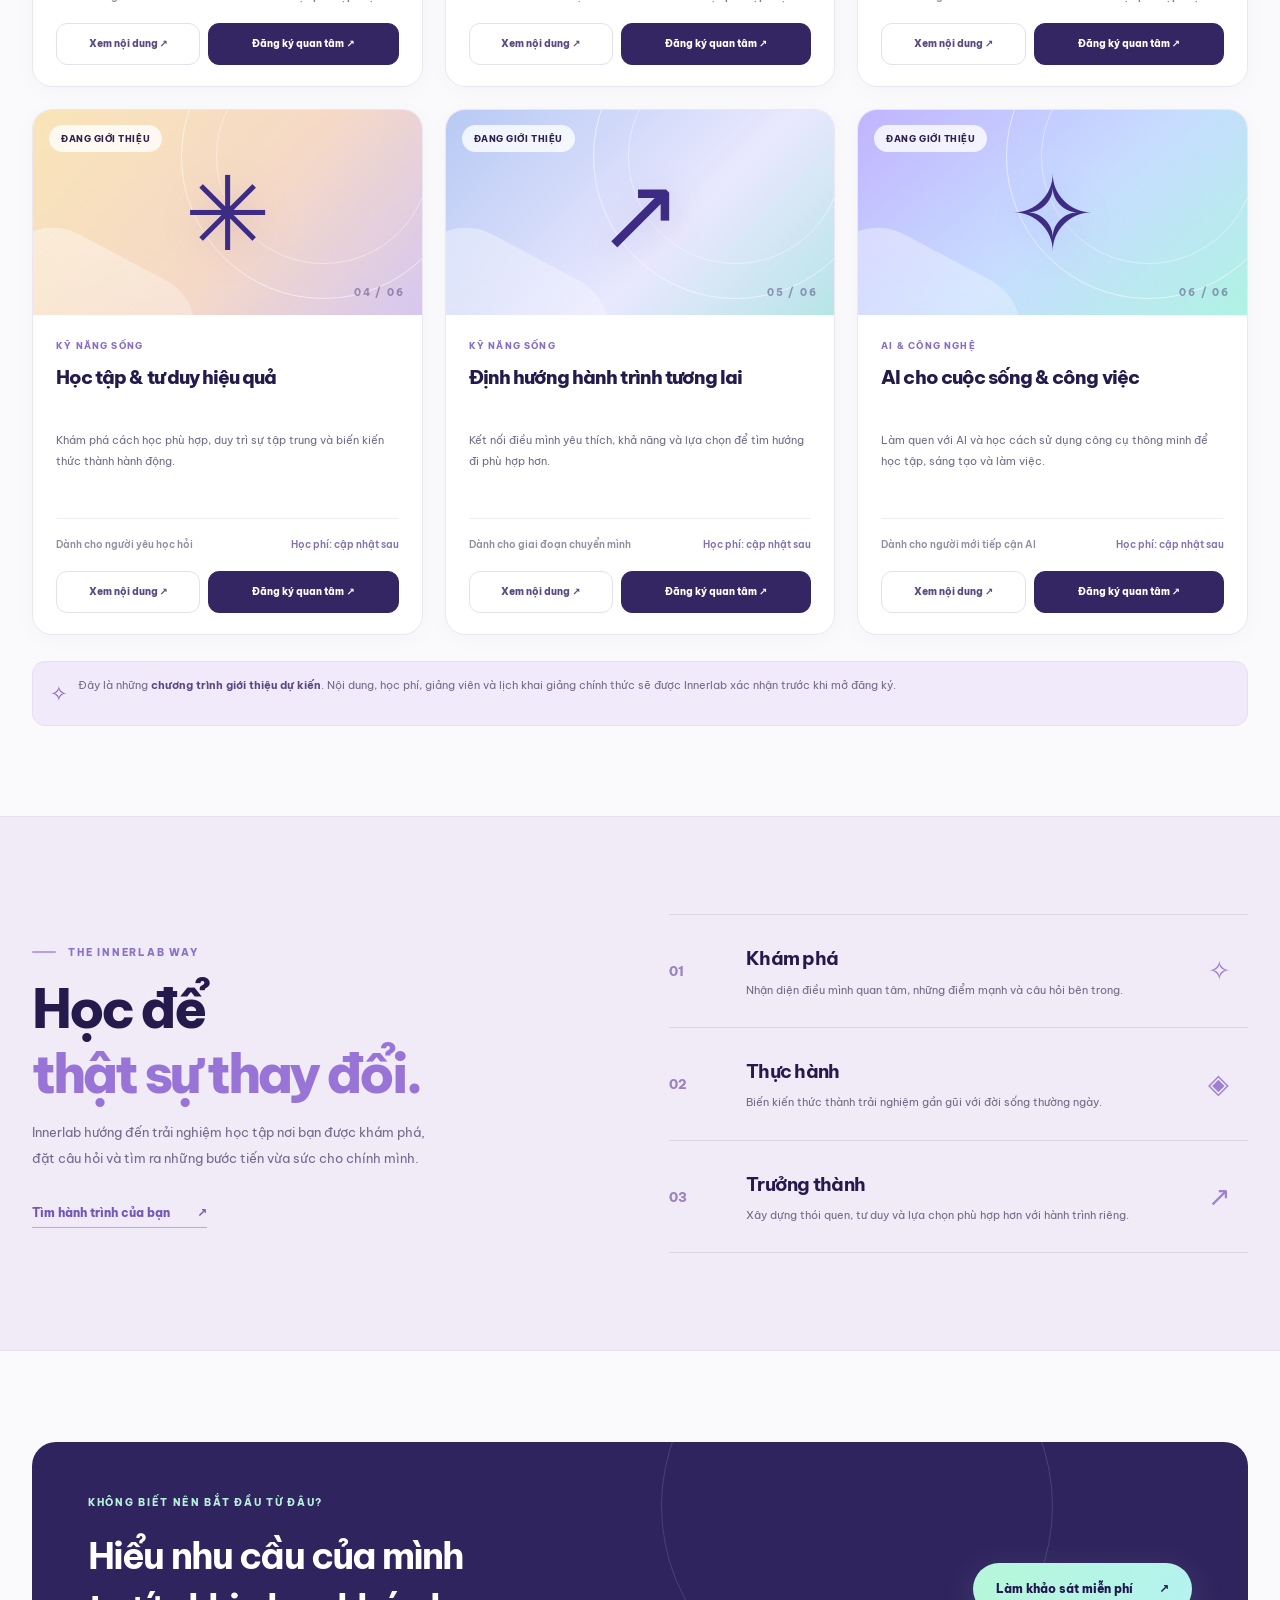
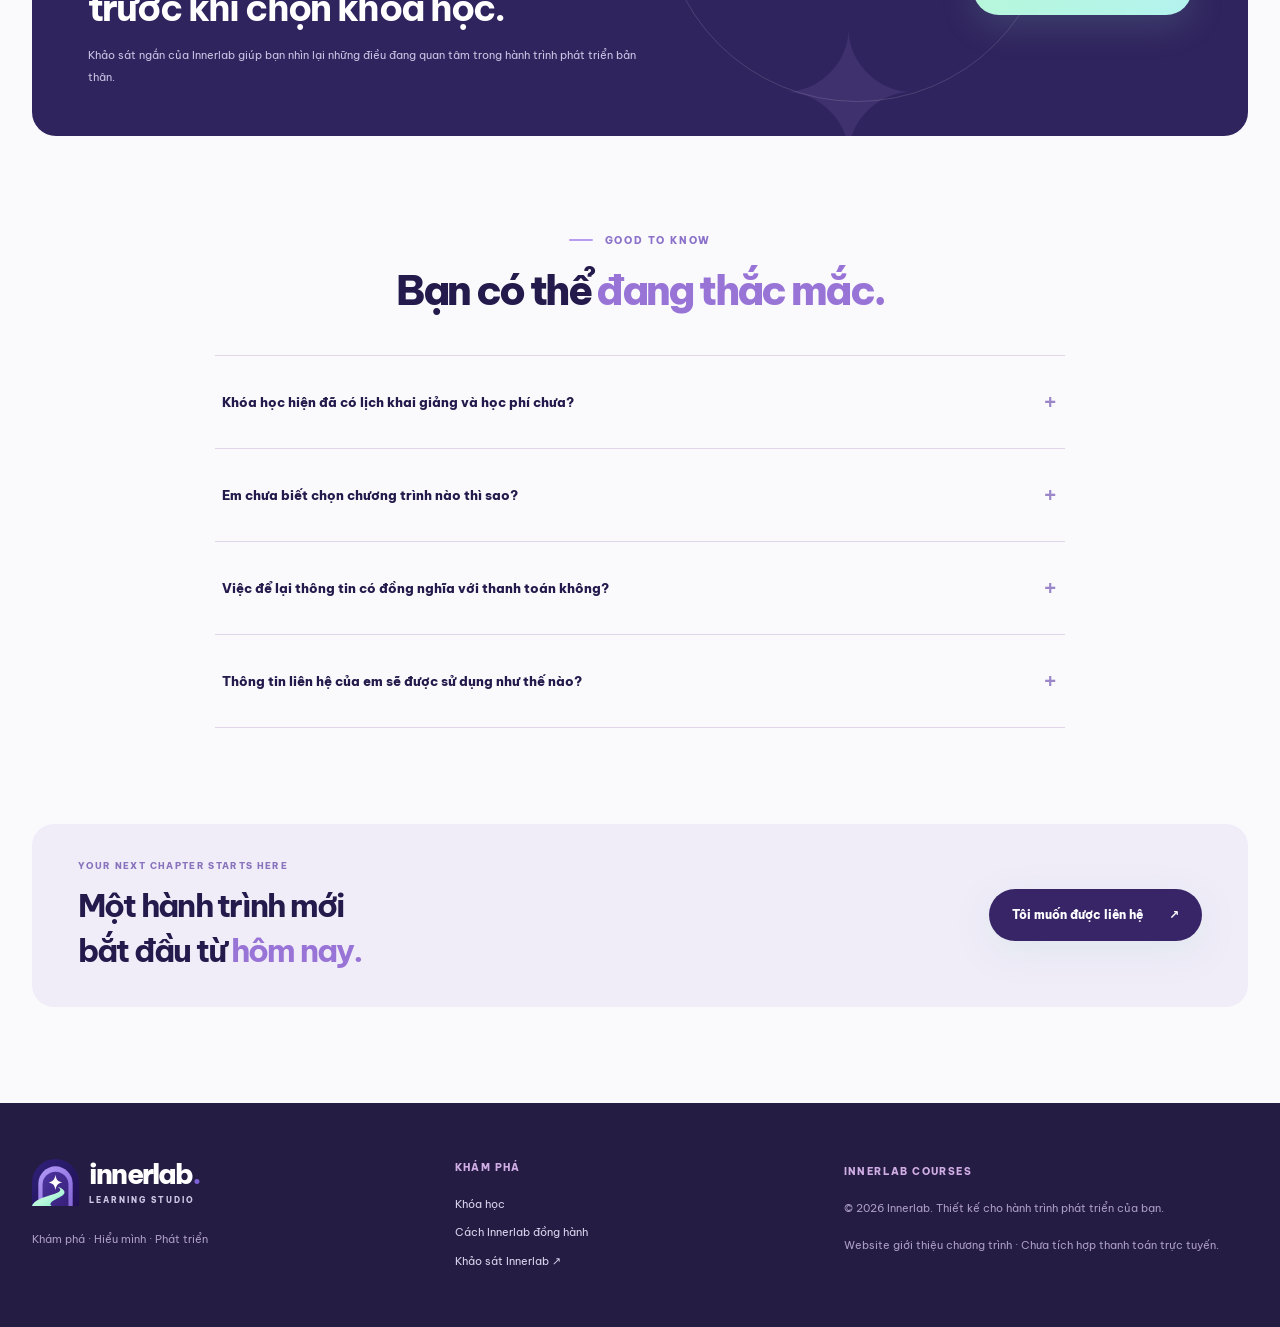
<file: course/index.html>
<!doctype html>
<html lang="vi">
<head>
<meta charset="utf-8">
<meta name="viewport" content="width=device-width,initial-scale=1">
<meta name="theme-color" content="#f7f4ff">
<meta name="description" content="Innerlab Courses — khám phá các chương trình học về phát triển bản thân, giao tiếp, tư duy và AI.">
<meta property="og:title" content="Innerlab Courses — Học để hiểu mình hơn">
<meta property="og:description" content="Không chỉ học thêm. Hãy khám phá phiên bản mới của chính bạn.">
<title>Innerlab Courses | Học để hiểu mình hơn</title>
<link rel="icon" type="image/svg+xml" href="assets/innerlab-mark.svg">
<link rel="preconnect" href="https://fonts.googleapis.com">
<link rel="preconnect" href="https://fonts.gstatic.com" crossorigin>
<link href="https://fonts.googleapis.com/css2?family=Be+Vietnam+Pro:wght@400;500;600;700;800&display=swap" rel="stylesheet">
<link rel="stylesheet" href="styles.css">
<script src="app.js" defer></script>
</head>
<body>
<a class="skip-link" href="#content">Đến nội dung chính</a>
<header class="topbar" id="top">
 <div class="container nav">
  <a href="#top" class="brand" aria-label="Innerlab Courses, về đầu trang"><img src="assets/innerlab-mark.svg" alt="" width="46" height="46"><span class="brand-words"><strong>innerlab<span class="brand-period">.</span></strong><small>LEARNING STUDIO</small></span></a>
  <nav class="desktop-nav" aria-label="Điều hướng chính">
   <a href="#courses">Khóa học</a><a href="#why">Cách Innerlab đồng hành</a><a href="#faq">Câu hỏi thường gặp</a>
  </nav>
  <div class="nav-actions"><a class="survey-link" href="https://innerlabvn.github.io/you-ai-survey/" target="_blank" rel="noopener noreferrer">Làm khảo sát <span aria-hidden="true">↗</span></a><button class="nav-cta" id="navEnroll" type="button">Đăng ký tư vấn <span aria-hidden="true">↗</span></button></div>
  <button class="menu-toggle" id="menuToggle" type="button" aria-label="Mở menu" aria-expanded="false" aria-controls="mobileMenu"><span></span><span></span><span></span></button>
 </div>
 <nav class="mobile-menu" id="mobileMenu" aria-label="Điều hướng di động" hidden>
  <a href="#courses">Khám phá khóa học</a><a href="#why">Vì sao chọn Innerlab</a><a href="#faq">Câu hỏi thường gặp</a><a href="https://innerlabvn.github.io/you-ai-survey/" target="_blank" rel="noopener noreferrer">Khảo sát bản thân ↗</a>
  <button type="button" id="mobileEnroll">Đăng ký tư vấn ↗</button>
 </nav>
</header>
<main id="content">
 <section class="hero-wrap container" aria-labelledby="heroTitle">
  <div class="hero">
   <div class="hero-copy">
    <p class="eyebrow"><span class="pulse-dot"></span> INNERLAB · YOUR GROWTH SPACE</p>
    <h1 id="heroTitle">Hiểu mình sâu hơn.<br><em>Đi xa hơn mỗi ngày.</em></h1>
    <p class="hero-description">Không chỉ học thêm một kỹ năng. Innerlab mở ra hành trình để bạn hiểu bản thân, tự tin lựa chọn và phát triển theo cách của riêng mình.</p>
    <div class="hero-buttons"><a class="btn btn-mint" href="#courses">Khám phá khóa học <span aria-hidden="true">↗</span></a><a class="btn btn-ghost" href="#why">Tìm hiểu Innerlab <span aria-hidden="true">↓</span></a></div>
    <div class="hero-points"><span><span class="point-spark">✦</span> Học để hiểu mình</span><span><span class="point-spark">✧</span> Học để ứng dụng</span><span><span class="point-spark">✳</span> Học theo nhịp riêng</span></div>
   </div>
   <div class="hero-visual" aria-hidden="true"><div class="halo halo-one"></div><div class="halo halo-two"></div><div class="hero-ring"><div class="portal-shape"><img src="assets/innerlab-mark.svg" alt=""></div></div><span class="float-star star-one">✦</span><span class="float-star star-two">✧</span><span class="float-star star-three">✦</span><div class="hero-floating floating-top"><span>✧</span> Dám khám phá</div><div class="hero-floating floating-bottom"><span>↗</span> Không ngừng trưởng thành</div></div>
  </div>
 </section>
 <section class="intro-band container" aria-label="Giá trị Innerlab"><div class="intro-band-inner"><span>YOU ARE THE NEXT CHAPTER</span><p>Mọi thay đổi ý nghĩa đều bắt đầu từ một câu hỏi: <strong>“Mình thực sự muốn trở thành ai?”</strong></p><span class="intro-mark">✦</span></div></section>
 <section class="catalog-section container" id="courses" aria-labelledby="coursesTitle">
  <div class="section-heading"><div><p class="section-kicker"><span class="mini-line"></span> LEARN WITH INNERLAB</p><h2 id="coursesTitle">Chọn điều bạn muốn <em>khám phá.</em></h2><p>Tìm chương trình gần với điều bạn đang quan tâm — mỗi hành trình có một điểm bắt đầu riêng.</p></div><p class="section-side-note">DANH MỤC GIỚI THIỆU<br>Thông tin học phí và lịch mở lớp sẽ được cập nhật</p></div>
  <div class="catalog-controls"><div class="filter-row" role="group" aria-label="Lọc theo lĩnh vực"><button class="filter active" data-filter="all" type="button" aria-pressed="true">Tất cả khóa học</button><button class="filter" data-filter="self" type="button" aria-pressed="false">Khám phá bản thân</button><button class="filter" data-filter="skill" type="button" aria-pressed="false">Kỹ năng sống</button><button class="filter" data-filter="ai" type="button" aria-pressed="false">AI & công nghệ</button></div><label class="search-box"><svg viewBox="0 0 24 24" width="18" height="18" aria-hidden="true"><circle cx="10.6" cy="10.6" r="6.5"/><path d="m16 16 5 5"/></svg><span class="sr-only">Tìm khóa học</span><input id="courseSearch" type="search" autocomplete="off" placeholder="Tìm theo tên hoặc chủ đề..."></label></div>
  <div class="course-grid" id="courseGrid" aria-live="polite"></div>
  <div class="empty-state" id="emptyState" hidden><div>✧</div><h3>Chưa tìm thấy khóa học phù hợp</h3><p>Thử từ khóa hoặc nhóm chủ đề khác nhé.</p><button type="button" class="btn btn-ink" id="resetFilters">Xem tất cả khóa học</button></div>
  <div class="catalog-disclaimer"><span>✧</span><p>Đây là những <strong>chương trình giới thiệu dự kiến</strong>. Nội dung, học phí, giảng viên và lịch khai giảng chính thức sẽ được Innerlab xác nhận trước khi mở đăng ký.</p></div>
 </section>
 <section class="method-section" id="why" aria-labelledby="whyTitle">
  <div class="container method-layout"><div class="method-copy"><p class="section-kicker"><span class="mini-line"></span> THE INNERLAB WAY</p><h2 id="whyTitle">Học để<br><em>thật sự thay đổi.</em></h2><p>Innerlab hướng đến trải nghiệm học tập nơi bạn được khám phá, đặt câu hỏi và tìm ra những bước tiến vừa sức cho chính mình.</p><a href="#courses" class="text-link">Tìm hành trình của bạn <span>↗</span></a></div><div class="method-steps">
   <div class="method-step"><span class="method-number">01</span><div><h3>Khám phá</h3><p>Nhận diện điều mình quan tâm, những điểm mạnh và câu hỏi bên trong.</p></div><span class="method-icon">✧</span></div>
   <div class="method-step"><span class="method-number">02</span><div><h3>Thực hành</h3><p>Biến kiến thức thành trải nghiệm gần gũi với đời sống thường ngày.</p></div><span class="method-icon">◈</span></div>
   <div class="method-step"><span class="method-number">03</span><div><h3>Trưởng thành</h3><p>Xây dựng thói quen, tư duy và lựa chọn phù hợp hơn với hành trình riêng.</p></div><span class="method-icon">↗</span></div>
  </div></div>
 </section>
 <section class="discover-section container" aria-labelledby="discoverTitle"><div class="discover-card"><div class="discover-decoration" aria-hidden="true">✦</div><div><span class="discover-label">KHÔNG BIẾT NÊN BẮT ĐẦU TỪ ĐÂU?</span><h2 id="discoverTitle">Hiểu nhu cầu của mình<br>trước khi chọn khóa học.</h2><p>Khảo sát ngắn của Innerlab giúp bạn nhìn lại những điều đang quan tâm trong hành trình phát triển bản thân.</p></div><a class="btn btn-mint" href="https://innerlabvn.github.io/you-ai-survey/" target="_blank" rel="noopener noreferrer">Làm khảo sát miễn phí <span aria-hidden="true">↗</span></a></div></section>
 <section class="faq-section container" id="faq" aria-labelledby="faqTitle"><div class="faq-title"><p class="section-kicker"><span class="mini-line"></span> GOOD TO KNOW</p><h2 id="faqTitle">Bạn có thể <em>đang thắc mắc.</em></h2></div><div class="faq-list">
  <details><summary>Khóa học hiện đã có lịch khai giảng và học phí chưa?<span>+</span></summary><p>Danh mục trên đang trong giai đoạn giới thiệu. Khi lịch học, học phí và hình thức triển khai được chốt, Innerlab sẽ cung cấp thông tin cụ thể trước khi bạn quyết định tham gia.</p></details>
  <details><summary>Em chưa biết chọn chương trình nào thì sao?<span>+</span></summary><p>Bạn có thể làm khảo sát khám phá nhu cầu hoặc để lại thông tin ở phần đăng ký quan tâm. Innerlab sẽ trao đổi để hiểu điều bạn đang tìm kiếm.</p></details>
  <details><summary>Việc để lại thông tin có đồng nghĩa với thanh toán không?<span>+</span></summary><p>Không. Đây là đăng ký quan tâm, chưa phải giao dịch thanh toán hoặc xác nhận giữ chỗ. Innerlab sẽ thông báo rõ nội dung và học phí chính thức trước khi mở bán.</p></details>
  <details><summary>Thông tin liên hệ của em sẽ được sử dụng như thế nào?<span>+</span></summary><p>Thông tin bạn cung cấp chỉ được sử dụng cho mục đích liên hệ về chương trình bạn quan tâm theo lựa chọn đồng ý trong biểu mẫu. Không đăng tải số điện thoại của người đăng ký công khai.</p></details>
 </div></section>
 <section class="final-banner container"><div><p>YOUR NEXT CHAPTER STARTS HERE</p><h2>Một hành trình mới<br>bắt đầu từ <em>hôm nay.</em></h2></div><button type="button" id="footerEnroll" class="btn btn-mint">Tôi muốn được liên hệ <span>↗</span></button></section>
</main>
<footer class="footer"><div class="container footer-grid"><div><a class="brand footer-logo" href="#top"><img src="assets/innerlab-mark.svg" width="40" height="40" alt=""><span class="brand-words"><strong>innerlab<span class="brand-period">.</span></strong><small>LEARNING STUDIO</small></span></a><p>Khám phá · Hiểu mình · Phát triển</p></div><div class="footer-links"><span>KHÁM PHÁ</span><a href="#courses">Khóa học</a><a href="#why">Cách Innerlab đồng hành</a><a href="https://innerlabvn.github.io/you-ai-survey/" target="_blank" rel="noopener noreferrer">Khảo sát Innerlab ↗</a></div><div class="footer-legal"><span>INNERLAB COURSES</span><p>© <span id="year">2026</span> Innerlab. Thiết kế cho hành trình phát triển của bạn.</p><p>Website giới thiệu chương trình · Chưa tích hợp thanh toán trực tuyến.</p></div></div></footer>
<div class="modal-backdrop" id="detailModal" hidden><div class="modal-window detail-window" role="dialog" aria-modal="true" aria-labelledby="detailTitle"><button class="modal-close" type="button" data-close="detail" aria-label="Đóng">✕</button><div id="detailBody"></div></div></div>
<div class="modal-backdrop" id="enrollModal" hidden><div class="modal-window enroll-window" role="dialog" aria-modal="true" aria-labelledby="enrollTitle"><button class="modal-close" type="button" data-close="enroll" aria-label="Đóng">✕</button><div class="enroll-heading"><span class="modal-eyebrow">INNERLAB · LET'S CONNECT</span><h2 id="enrollTitle">Cùng bắt đầu<br><em>hành trình của bạn.</em></h2><p>Để lại thông tin về chương trình bạn quan tâm. Đây chưa phải đăng ký thanh toán.</p></div><form id="enrollForm" novalidate>
 <div class="form-row"><label>Họ và tên <span>*</span><input type="text" name="full_name" id="enrollName" autocomplete="name" maxlength="100" required placeholder="Tên của bạn"></label><label>Số điện thoại / Zalo <span>*</span><input type="tel" name="contact" id="enrollPhone" autocomplete="tel" inputmode="tel" maxlength="18" required placeholder="09xx xxx xxx"></label></div>
 <label>Chương trình bạn quan tâm <span>*</span><select name="course_id" id="enrollCourse" required><option value="">Chọn khóa học</option></select></label>
 <label>Điều bạn mong đợi ở khóa học <textarea name="note" id="enrollNote" rows="3" maxlength="750" placeholder="Bạn muốn phát triển điều gì? (không bắt buộc)"></textarea></label>
 <label class="form-consent"><input type="checkbox" id="enrollConsent" required><span>Tôi đồng ý để Innerlab sử dụng thông tin trên nhằm liên hệ về khóa học tôi quan tâm. Tôi hiểu đây chưa phải giao dịch thanh toán.</span></label>
 <div class="form-message" id="enrollMessage" role="status" aria-live="polite"></div>
 <button class="btn btn-ink form-submit" id="enrollSubmit" type="submit">Gửi đăng ký quan tâm <span>↗</span></button>
 <p class="form-footnote">Khi chưa kết nối Google Sheets, bạn có thể sao chép mẫu đăng ký. Website không tự lưu thông tin cá nhân khi chưa được cấu hình.</p>
 </form>
 <div class="enroll-receipt" id="enrollReceipt" hidden></div></div></div>
<div class="toast" id="toast" role="status" aria-live="polite"></div>
</body>
</html>
</file>
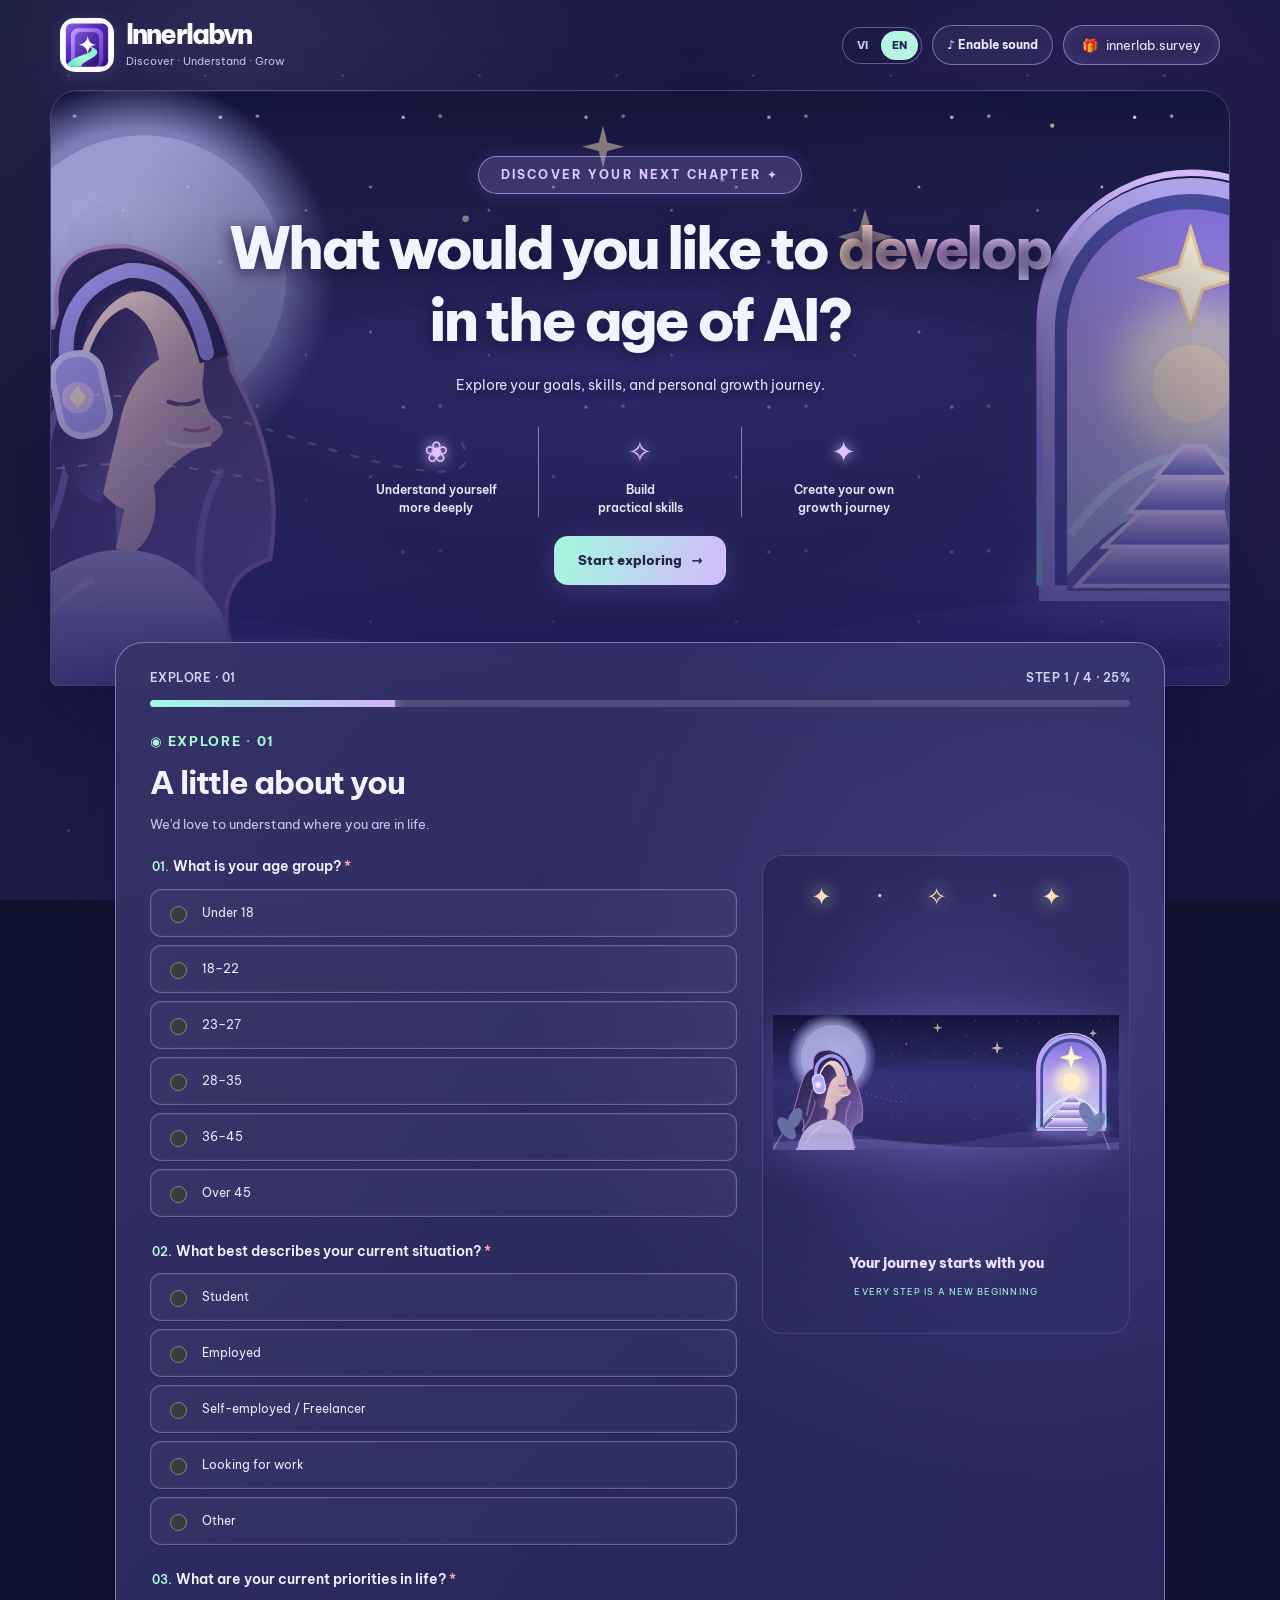
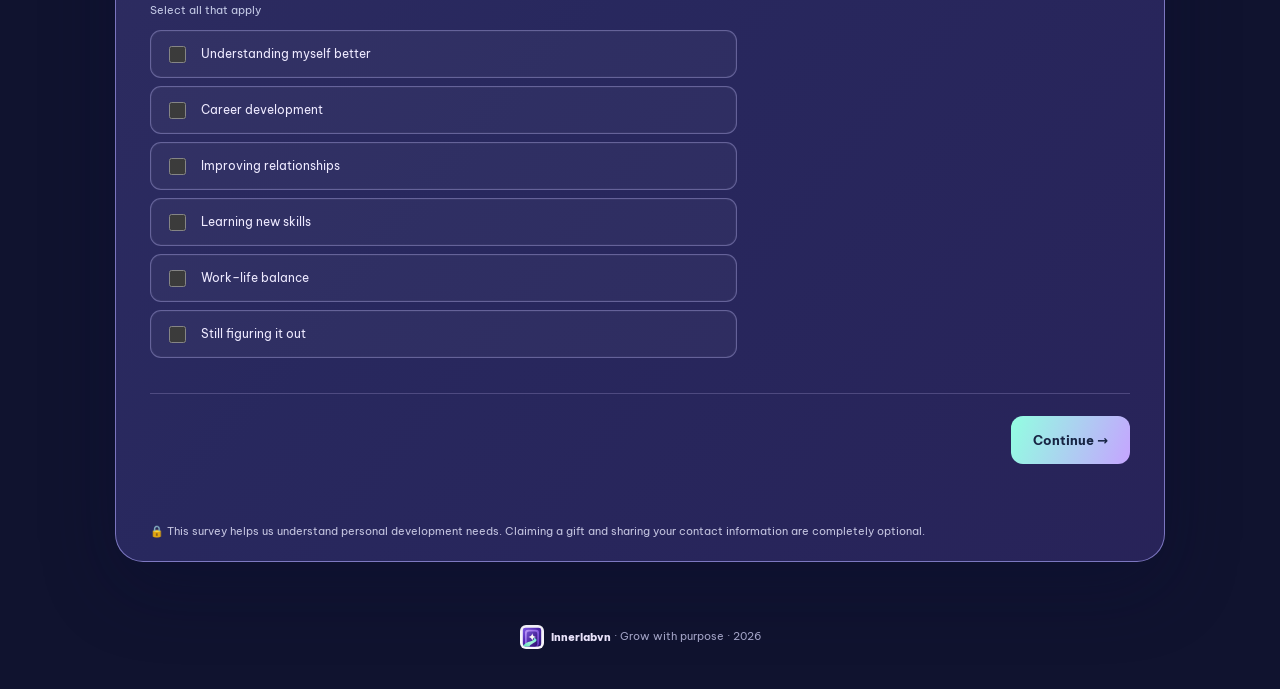
<file: en.html>
<!doctype html>
<html lang="en">
<head>
<meta charset="utf-8">
<meta name="viewport" content="width=device-width,initial-scale=1">
<meta name="theme-color" content="#0b1020">
<meta name="description" content="Survey on personal growth in the age of AI — innerlab.survey">
<link rel="icon" href="assets/innerlab-mark.svg?v=20261110-rect" type="image/svg+xml">
<link rel="apple-touch-icon" href="assets/innerlab-mark.svg?v=20261110-rect">
<title>innerlab.survey | Personal growth in the age of AI</title>
<link rel="preconnect" href="https://fonts.googleapis.com">
<link rel="preconnect" href="https://fonts.gstatic.com" crossorigin>
<link href="https://fonts.googleapis.com/css2?family=Be+Vietnam+Pro:wght@400;500;600;700;800&display=swap" rel="stylesheet">
<style>
:root{color-scheme:dark;--bg:#090e1e;--card:#151e34;--text:#f2f5ff;--muted:#aebbd3;--mint:#8bf0d0;--border:#34405b;--purple:#a9a5ff}
*{box-sizing:border-box}body{margin:0;background:radial-gradient(ellipse at 85% 5%,#23224e 0,transparent 42%),radial-gradient(ellipse at 0 50%,#11353e 0,transparent 35%),var(--bg);color:var(--text);font:14px/1.7 "Be Vietnam Pro",system-ui,sans-serif;min-height:100vh}button,input,textarea{font:inherit}button{cursor:pointer}.wrap{width:min(100% - 32px,900px);margin:auto}header{padding:26px 0;display:flex;justify-content:space-between;align-items:center;gap:12px}.brand{font-size:19px;font-weight:800;letter-spacing:-.05em}.brand b{color:var(--mint)}.pill{border:1px solid var(--border);border-radius:99px;padding:6px 12px;color:var(--muted);font-size:10px;white-space:nowrap}.hero{text-align:center;padding:42px 0 36px}.eyebrow{font-size:11px;letter-spacing:.23em;text-transform:uppercase;color:var(--mint);font-weight:700}.hero h1{font-size:clamp(34px,6.4vw,65px);line-height:1.23;letter-spacing:-.055em;margin:12px auto 20px;max-width:780px}.hero h1 span{background:linear-gradient(100deg,var(--mint),#a8beff,var(--purple));color:transparent;background-clip:text}.hero p{color:var(--muted);max-width:650px;margin:0 auto 22px}.chips{display:flex;justify-content:center;gap:9px;flex-wrap:wrap}.chips span{font-size:11px;padding:7px 13px;background:#ffffff0a;border:1px solid var(--border);border-radius:99px;color:#d1dcf0}.card{background:linear-gradient(155deg,#19233b,#10192e);border:1px solid #3a4861;border-radius:23px;overflow:hidden;box-shadow:0 20px 70px #0005}.progress{padding:25px 32px 20px;border-bottom:1px solid var(--border)}.progress-label{display:flex;justify-content:space-between;color:var(--muted);font-size:12px;font-weight:600;margin-bottom:12px}.track{height:6px;background:#354059;border-radius:100px;overflow:hidden}.fill{height:100%;background:linear-gradient(90deg,var(--mint),var(--purple));width:20%;transition:width .25s}.body{padding:30px 32px 34px}.section-tag{color:var(--mint);font-size:11px;font-weight:700;text-transform:uppercase;letter-spacing:.12em}h2{font-size:clamp(23px,4vw,29px);line-height:1.35;letter-spacing:-.035em;margin:9px 0}p.sub{color:var(--muted);margin:0 0 28px}.question{border:0;padding:0;margin:0 0 27px;min-width:0}.question legend,.q-label{font-weight:600;font-size:14px;line-height:1.6;display:block;margin:0 0 11px}.star{color:#ffa3ac}.options{display:grid;gap:10px}.options.two{grid-template-columns:1fr 1fr}.choice{display:flex;align-items:center;gap:12px;background:#ffffff04;border:1px solid var(--border);border-radius:12px;padding:12px 14px;min-height:52px;cursor:pointer;font-size:12px}.choice:hover,.choice:has(input:checked){border-color:var(--mint);background:#8bf0d011}.choice input{accent-color:var(--mint);flex:0 0 auto;width:16px;height:16px}.field{background:#070e1d66;color:white;border:1px solid var(--border);border-radius:11px;width:100%;padding:13px 15px;outline:0}.field:focus{border-color:var(--mint)}textarea.field{min-height:105px;resize:vertical}.hint{font-size:11px;color:var(--muted);margin:0 0 10px}.nav{border-top:1px solid var(--border);padding-top:22px;margin-top:8px;display:flex;justify-content:space-between;gap:12px}.btn{border:0;border-radius:12px;min-height:47px;padding:12px 22px;font-weight:700;font-size:13px}.primary{color:#092530;background:linear-gradient(100deg,var(--mint),#a5bcff)}.secondary{color:var(--text);background:#ffffff10;border:1px solid var(--border)}.btn:disabled{opacity:.5;cursor:wait}.error{min-height:20px;color:#ffb1b9;font-size:12px;margin-top:12px}.privacy{padding:0 32px 26px;color:var(--muted);font-size:11px}.notice{border:1px solid var(--border);border-radius:12px;padding:15px 17px;color:var(--muted);font-size:12px;background:#8bf0d009;margin-bottom:20px}.agree{display:flex;align-items:flex-start;gap:11px;color:var(--muted);font-size:12px;margin:16px 0}.agree input{margin-top:7px;accent-color:var(--mint)}.thanks{text-align:center;padding:55px 20px}.thanks strong{font-size:52px;color:var(--mint)}.thanks h2{font-size:29px}.thanks p{color:var(--muted);max-width:520px;margin:0 auto 23px}.hidden{display:none!important}footer{text-align:center;font-size:11px;color:#8493af;padding:27px 0 40px}@media(max-width:600px){header{padding:21px 0}.pill{font-size:9px}.hero{padding:27px 0}.card{border-radius:17px}.progress{padding:20px}.body{padding:23px 20px 26px}.privacy{padding:0 20px 22px}.options.two{grid-template-columns:1fr}.btn{padding:11px 17px}}

.gift-area{position:relative;overflow:hidden;text-align:center;background:radial-gradient(circle at 50% 12%,#29305a,transparent 64%),#121a30}.gift-inner{padding:45px clamp(18px,5vw,45px);position:relative}.gift-inner h2{font-size:clamp(24px,4vw,36px);margin:12px 0}.gift-inner>p{color:var(--muted);max-width:580px;margin:0 auto 26px}.gift-grid{display:grid;grid-template-columns:repeat(3,minmax(0,1fr));gap:clamp(5px,2vw,22px);margin:37px auto 15px;max-width:670px}.gift-box{--box1:#67dec1;--box2:#278f83;--ribbon:#e9ffff;position:relative;isolation:isolate;height:190px;background:none;border:0;outline-offset:3px;transition:transform .25s;filter:drop-shadow(0 15px 19px #0007)}.gift-box:hover,.gift-box:focus-visible{transform:translateY(-9px) scale(1.045)}.gift-box.lilac{--box1:#b6a2fa;--box2:#6652b7;--ribbon:#faf1ff}.gift-box.gold{--box1:#f7c87a;--box2:#bc8047;--ribbon:#fff8de}.gift-body,.gift-lid,.gift-ribbon-h,.gift-ribbon-v,.gift-bow,.gift-glow{position:absolute;display:block}.gift-body{inset:62px 13% 26px;border-radius:8px;background:linear-gradient(120deg,var(--box1),var(--box2));box-shadow:inset 0 0 0 2px #fff2}.gift-lid{height:31px;top:47px;left:8%;right:8%;border-radius:7px;background:linear-gradient(120deg,var(--box1),var(--box2));z-index:3;box-shadow:0 4px 8px #0004}.gift-ribbon-v{width:21%;height:100px;background:var(--ribbon);top:62px;left:39.5%;opacity:.8;z-index:2}.gift-ribbon-h{height:19px;left:13%;right:13%;top:106px;background:var(--ribbon);opacity:.85;z-index:2}.gift-bow{top:15px;left:calc(50% - 23px);font-size:54px;color:var(--ribbon);z-index:5;filter:drop-shadow(0 3px 5px #0004)}.gift-num{position:absolute;bottom:0;left:0;right:0;color:var(--text);font-size:11px;letter-spacing:.12em;font-weight:800}.gift-glow{inset:14px;background:radial-gradient(circle,#ffffff33,transparent 65%);opacity:0;transition:opacity .2s}.gift-box:hover .gift-glow{opacity:1}.gift-box.open{animation:boxShake .5s ease-in-out}.gift-box.open .gift-lid{animation:lidFly .9s .45s forwards}.gift-box.open .gift-bow{animation:lidFly .9s .45s forwards}.gift-box.open .gift-body{animation:boxDisappear .9s .65s forwards}.gift-box.open .gift-glow{opacity:1;animation:glowBurst 1.2s forwards}.gift-grid.is-opening .gift-box:not(.open){opacity:.2;pointer-events:none}.gift-caption{font-size:11px!important;color:#aab6d2!important}.voucher{display:flex;max-width:610px;text-align:left;margin:30px auto 21px;min-height:205px;border-radius:19px;overflow:hidden;background:linear-gradient(120deg,#e7ffe9 0%,#a1f2d5 47%,#bdb5fc 100%);color:#12313c;box-shadow:0 14px 49px #8bf0d02b;animation:cardArrival .75s both}.voucher-left{flex:3;padding:24px;display:flex;flex-direction:column}.voucher-brand{font-weight:800;letter-spacing:-.04em}.voucher-brand span{color:#7b57d4}.voucher-amount{font-size:clamp(55px,10vw,84px);line-height:1.2;letter-spacing:-.075em;font-weight:800}.voucher-title{font-weight:800;letter-spacing:.13em;font-size:12px}.voucher-small{font-size:10px;margin-top:auto}.voucher-right{border-left:2px dashed #57777f66;flex:1;min-width:105px;display:flex;flex-direction:column;align-items:center;justify-content:center;text-align:center;gap:11px;background:#ffffff30;padding:12px}.voucher-right>span{font-size:38px}.voucher-right strong{font-size:13px;line-height:1.5}.voucher-right small{font-size:8px;letter-spacing:.09em}.consult{max-width:610px;margin:0 auto 18px;padding:20px;border:1px solid #8bf0d055;border-radius:16px;display:flex;align-items:center;text-align:left;gap:15px;background:#8bf0d00b;animation:cardArrival .75s .18s both}.consult-icon{font-size:45px;color:var(--mint)}.consult strong{font-size:17px}.consult p{font-size:12px;color:var(--muted);margin:6px 0 0}.consult b{color:#e0e5ff}.claim-btn{display:block;margin:22px auto 0;width:min(100%,360px);font-size:15px}.gift-inner form{max-width:610px;margin:26px auto 0;text-align:left}.gift-inner .question{text-align:left}.subtle-link{background:none;border:0;color:#b9c9e6;text-decoration:underline;margin-top:18px;font-size:12px}.gift-area .error{min-height:0}.gift-area #confetti{position:absolute;inset:0;pointer-events:none;overflow:hidden}.confetti-piece{position:absolute;top:-15px;width:8px;height:14px;border-radius:2px;animation:fall 2.2s linear forwards}.gift-area .hidden{display:none!important}@keyframes boxShake{0%,100%{transform:rotate(0)}20%{transform:rotate(-5deg)}40%{transform:rotate(5deg)}60%{transform:rotate(-4deg)}80%{transform:rotate(3deg)}}@keyframes lidFly{to{transform:translateY(-120px) rotate(35deg);opacity:0}}@keyframes boxDisappear{to{opacity:0;transform:scale(.5)}}@keyframes glowBurst{50%{transform:scale(1.7);opacity:1}100%{transform:scale(2.8);opacity:0}}@keyframes cardArrival{from{opacity:0;transform:translateY(28px) scale(.91)}to{opacity:1;transform:translateY(0) scale(1)}}@keyframes fall{to{transform:translateY(590px) rotate(600deg);opacity:0}}@media(max-width:600px){.gift-box{height:147px}.gift-body{inset:53px 4% 23px}.gift-lid{top:42px;left:0;right:0}.gift-ribbon-v{top:53px;height:70px}.gift-ribbon-h{top:86px;left:4%;right:4%}.gift-bow{font-size:39px;left:calc(50% - 16px);top:17px}.gift-num{font-size:9px}.voucher-left{padding:16px}.voucher-right{min-width:82px;padding:6px}.voucher-right strong{font-size:10px}.voucher-small{font-size:8px}.consult{padding:14px}.consult strong{font-size:14px}}@media(prefers-reduced-motion:reduce){.gift-box,.gift-box *,.confetti-piece,.voucher,.consult{animation:none!important;transition:none!important}}


/* Innerlab visual language: illustrated learning journeys and warm cosmic accents */
body{background-color:#10132f;background-image:radial-gradient(ellipse at 70% 3%,#4c377f73,transparent 48%),radial-gradient(ellipse at 12% 56%,#203a6966,transparent 50%),radial-gradient(circle at 15% 13%,#e2d9ff9c 1px,transparent 2px),radial-gradient(circle at 86% 19%,#f9d89a99 1px,transparent 2px);background-size:auto,auto,140px 160px,210px 190px}
.hero{padding-bottom:21px}.hero-art{max-width:760px;margin:28px auto 0;border-radius:25px;overflow:hidden;border:1px solid #c7b5ff52;box-shadow:0 14px 44px #0005}.hero-art img{display:block;width:100%;height:auto}.question-art{display:block;width:100%;max-height:140px;object-fit:cover;border-radius:16px;margin:0 0 25px;border:1px solid #b0a8ff44}.card{background:linear-gradient(150deg,#242248,#1b2440 53%,#111b32);border-color:#8d85d65c;box-shadow:0 25px 70px #0006}.choice{transition:border-color .2s,background-color .2s,transform .2s}.choice:hover{transform:translateY(-1px)}.hero h1 span{background-image:linear-gradient(100deg,#b9fcdb,#dbc4ff,#ffdcaa)}.gift-area{background:radial-gradient(ellipse at 50% 12%,#5742898a,transparent 67%),#171535}.gift-box{filter:drop-shadow(0 15px 20px #0008)}.gift-box .gift-body{box-shadow:inset 0 0 0 2px #fff3,0 0 25px #9c88ff22}.gift-grid{background:radial-gradient(ellipse at center,#5c4b8a38,transparent 70%);border-radius:24px}.voucher{box-shadow:0 20px 58px #aa8cfb42}
@media(max-width:600px){.hero-art{margin:22px auto 0;border-radius:15px}.question-art{max-height:115px}.hero{padding-top:25px}}

/* 2026 visual refresh: editorial photos, vibrant feature tiles, illustrated panels */
.hero-showcase{display:grid;grid-template-columns:1.05fr .95fr;gap:14px;max-width:820px;margin:29px auto 0}.showcase-photo,.showcase-illustration{height:290px;position:relative;overflow:hidden;border-radius:22px;border:1px solid #c3b1ff65;box-shadow:0 22px 48px #070a1c77;background:#24264f}.showcase-photo img{height:100%;width:100%;object-fit:cover;object-position:center 43%;filter:saturate(1.06)}.showcase-illustration img{height:100%;width:100%;object-fit:cover;object-position:center;filter:saturate(1.2)}.photo-shade{position:absolute;inset:0;background:linear-gradient(0deg,#131d45ed,transparent 62%)}.photo-label{position:absolute;left:23px;bottom:18px;display:flex;flex-direction:column;align-items:flex-start;text-align:left;line-height:1.25;gap:8px}.photo-label span{letter-spacing:.13em;color:#a4ffe3;font-size:9px;font-weight:800}.photo-label strong{font-size:23px;text-shadow:0 3px 12px #0008}.showcase-sticker{position:absolute;right:12px;bottom:14px;background:#d6fff3e8;color:#1f3050;padding:8px 13px;border-radius:999px;font-size:10px;font-weight:800;box-shadow:0 5px 15px #0004}.feature-strip{max-width:820px;margin:14px auto 0;display:grid;grid-template-columns:repeat(3,minmax(0,1fr));gap:12px;text-align:left}.feature-strip>div{border:1px solid #ae9bff55;border-radius:15px;padding:14px 15px;background:linear-gradient(130deg,#6156a142,#28577b24);display:grid;grid-template-columns:30px 1fr;column-gap:9px;align-items:center}.feature-strip span{font-size:24px;grid-row:span 2}.feature-strip strong{font-size:12px;line-height:1.5}.feature-strip small{font-size:10px;color:#b8c6e4}.step-banner{height:112px;border-radius:16px;border:1px solid #ac9afd53;display:flex;align-items:center;justify-content:flex-start;gap:18px;padding:14px 22px;margin-bottom:26px;overflow:hidden;text-align:left;background:radial-gradient(circle at 85% 20%,#b8a6ff45,transparent 40%),linear-gradient(115deg,#312965,#244c63)}.step-banner img{height:105px;width:175px;object-fit:cover;border-radius:12px;margin-left:-10px}.step-banner>div{display:flex;flex-direction:column;gap:3px}.step-banner strong{font-size:16px;letter-spacing:-.02em}.step-banner small{font-size:11px;color:#cad8ed}.step-symbol{font-size:54px;color:#a3f6e0;text-shadow:0 0 25px #9dfde566;flex:0 0 70px;text-align:center}.banner-ai{background:radial-gradient(circle at 15% 55%,#9dfce637,transparent 35%),linear-gradient(110deg,#1f4660,#424078)}.banner-explore{background:radial-gradient(circle at 85% 55%,#f6dbb64d,transparent 35%),linear-gradient(110deg,#493766,#243c66)}.banner-growth{background:linear-gradient(120deg,#302756,#2b3d64)}.gift-area:before{content:"✧";position:absolute;font-size:88px;right:8%;top:6%;color:#dec3ff25;pointer-events:none}.gift-starline{font-size:20px;color:#ffdeb3;letter-spacing:1.2em;margin:16px 0 0;filter:drop-shadow(0 0 10px #ffe6c7)}.gift-inner h2{background:linear-gradient(90deg,#ffffff,#edd0ff,#aaf8e5);background-clip:text;-webkit-background-clip:text;color:transparent}
@media(max-width:700px){.hero-showcase{grid-template-columns:1fr 1fr}.showcase-photo,.showcase-illustration{height:230px}.feature-strip>div{padding:10px;grid-template-columns:1fr;text-align:center;justify-items:center}.feature-strip span{grid-row:auto}.feature-strip strong{font-size:10px}.feature-strip small{font-size:9px}}
@media(max-width:470px){.hero-showcase{grid-template-columns:1fr}.showcase-photo{height:235px}.showcase-illustration{height:145px}.photo-label strong{font-size:23px}.feature-strip{gap:6px}.feature-strip>div{padding:10px 5px}.step-banner{height:auto;min-height:102px;padding:12px;gap:8px}.step-banner img{width:120px;height:92px}.step-banner strong{font-size:13px}.step-banner small{font-size:10px}.step-symbol{font-size:39px;flex-basis:48px}}


/* INNERLAB COSMIC EXPERIENCE — fluid, responsive and accessible */
:root{--bg:#111435;--card:#24224d;--mint:#91fae0;--border:#9186cf85;--muted:#c3c7e2;--purple:#c5b1fb}
html{scroll-behavior:smooth}body{overflow-x:hidden;background:#10132f;background-image:radial-gradient(circle at 18% 7%,#5d509455,transparent 34%),radial-gradient(circle at 83% 37%,#442e7459,transparent 35%),linear-gradient(135deg,#121635,#1f1b4b 52%,#17153d);background-attachment:fixed}
.wrap{width:min(calc(100% - 32px),1180px)}
.site-header{display:flex;align-items:center;justify-content:space-between;gap:16px;padding:18px 10px;position:relative;z-index:1}.brand-lockup{display:flex;align-items:center;gap:13px}.brand-star{font-size:38px;color:#ffe2ab;text-shadow:0 0 16px #e8b7ff}.brand-lockup .brand{display:block;font-weight:800;font-size:26px;line-height:1.1;letter-spacing:-.065em;color:#f9f5ff}.brand-lockup small{display:block;color:#d3d6ee;font-size:11px;letter-spacing:.012em;margin-top:4px}.site-tag{border:1px solid #c5b6ff89;background:#cbb9ff15;color:#f2e9ff;border-radius:999px;padding:8px 18px;font-size:13px;white-space:nowrap;box-shadow:inset 0 0 16px #a67bff25}.site-tag span{margin-right:5px}
.hero-fantasy{position:relative;isolation:isolate;overflow:hidden;border-radius:28px 28px 7px 7px;min-height:480px;display:flex;justify-content:center;align-items:flex-start;padding:65px 26px 100px;margin:0 auto 0;box-shadow:0 24px 65px #070b2850;border:1px solid #9687e655}
.hero-scene{position:absolute;z-index:-2;inset:0;width:100%;height:100%;object-fit:cover;object-position:center;opacity:.96}.hero-glass{position:absolute;z-index:-1;inset:0;background:radial-gradient(ellipse at 49% 45%,#27245330 0,#1b1a3b50 46%,transparent 72%),linear-gradient(to bottom,#15153500 20%,#221d5bd6 100%)}.hero-overlay{max-width:830px;text-align:center;position:relative;z-index:1}.hero-fantasy .hero-kicker{display:inline-block;border-radius:100px;border:1px solid #d2b7ff99;background:#9e83e142;padding:8px 22px;color:#dfcafd;font-size:12px;letter-spacing:.18em;box-shadow:0 0 16px #8f79ff35}.hero-fantasy h1{font-size:clamp(31px,4.5vw,58px);line-height:1.25;max-width:825px;font-weight:800;letter-spacing:-.055em;text-shadow:0 3px 16px #171139e0;margin:18px auto}.hero-fantasy h1 span{background:linear-gradient(110deg,#ffdfaa,#f7ccff,#d9cdff);background-clip:text;color:transparent}.hero-fantasy p{margin:0 auto;max-width:540px;font-size:14px;color:#e4defa;text-shadow:0 2px 10px #17153d}.hero-benefits{display:flex;justify-content:center;gap:0;max-width:610px;margin:29px auto 19px}.hero-benefits>div{display:flex;align-items:center;flex-direction:column;justify-content:center;flex:1;min-width:0;padding:0 12px;border-right:1px solid #d8c0ff85}.hero-benefits>div:last-child{border:0}.benefit-icon{font-size:29px;color:#e0c2ff;text-shadow:0 0 13px #cab7ff}.hero-benefits strong{font-size:12px;font-weight:600;line-height:1.5;color:#ede6ff;margin-top:5px}.hero-button{display:inline-flex;align-items:center;gap:10px;border:1px solid #dcceff55;background:linear-gradient(110deg,#a1f9dc,#d4b9ff);color:#222346;text-decoration:none;border-radius:14px;font-weight:800;padding:12px 23px;font-size:13px;box-shadow:0 7px 30px #8879de40}.hero-button:hover{filter:brightness(1.07);transform:translateY(-2px)}.hero-button:focus-visible,.gift-box:focus-visible,.btn:focus-visible{outline:3px solid #fff0bc;outline-offset:3px}
#survey{position:relative;max-width:1050px;margin:-44px auto 36px;z-index:3;border:1px solid #a19aecb0;background:linear-gradient(130deg,#373469e8 0,#2a2a62ed 56%,#2a255deb);box-shadow:0 25px 75px #0b0c3450;backdrop-filter:blur(16px);border-radius:28px;overflow:visible}
#survey:before{content:"";position:absolute;inset:0;z-index:-1;pointer-events:none;background-image:radial-gradient(circle at 92% 22%,#ad9bf02b,transparent 36%);border-radius:28px}.progress{padding:25px 34px 10px;border:0}.progress-label{color:#d0d5f2;font-size:12px;letter-spacing:.04em}.track{height:7px;background:#ffffff25}.fill{background:linear-gradient(90deg,#9ffbe1,#d0b1ff);box-shadow:0 0 14px #aafbe9}.body{padding:13px 34px 26px}.survey-heading .section-tag{color:#a9f9dd;font-size:13px;letter-spacing:.13em}.survey-heading h2{font-size:clamp(24px,3.5vw,32px);color:#f6f0ff;margin:9px 0}.survey-heading .sub{font-size:13px;color:#c8c6e8;margin:0 0 20px}.survey-columns{display:grid;grid-template-columns:minmax(0,1.23fr) minmax(0,.77fr);align-items:start;gap:25px}.survey-questions{min-width:0}.question{margin-bottom:23px}.question legend,.q-label{color:#f6f1ff;font-size:14px}.question-number{font-size:12px;letter-spacing:.02em;color:#b4f8df}.hint{color:#c5cbe7}.options,.options.two{display:grid;grid-template-columns:minmax(0,1fr);gap:8px}.choice{border-color:#a7a1db75;background:#ffffff09;border-radius:11px;min-height:48px;color:#eeeaff;padding:10px 14px;font-size:12px;box-shadow:inset 0 0 0 1px #ffffff08}.choice input{width:17px;height:17px;accent-color:#9affdc}.choice:hover{border-color:#b4ffee;background:#d5bcff19}.choice:has(input:checked){background:linear-gradient(100deg,#90fbe321,#b5abff19);border-color:#90fbe3;box-shadow:inset 0 0 0 1px #90fbe363,0 0 14px #8df0d522}.field{background:#171d43c9;color:white;border-color:#8e89c5}.survey-art{position:sticky;top:20px;display:flex;align-items:center;flex-direction:column;justify-content:center;min-height:410px;border-radius:20px;background:radial-gradient(ellipse at 50% 48%,#554d9d8a,transparent 65%),linear-gradient(140deg,#232253ab,#33316b88);overflow:hidden;border:1px solid #aaa1ff38;padding:20px 10px 25px}.survey-art img{display:block;width:100%;max-width:400px;height:330px;object-fit:contain;filter:drop-shadow(0 5px 22px #9989f24a)}.survey-art .art-stars{font-size:24px;letter-spacing:.8em;color:#ffdfbd;text-align:center;text-shadow:0 0 18px #fff6cb}.survey-art .art-caption{font-size:14px;font-weight:800;text-align:center;margin:5px auto 0;color:#eee0ff}.survey-art p{font-size:9px;letter-spacing:.12em;color:#a6f4e1;margin-top:8px;text-align:center}.nav{border-color:#928bc05c;margin-top:12px}.btn{border-radius:12px;transition:transform .2s,filter .2s}.btn.primary{background:linear-gradient(110deg,#92ffe1,#c5a4ff);color:#172443}.btn:hover{transform:translateY(-1px)}.btn.secondary{background:#282656a8;border-color:#a49ed5a3}.privacy{padding:0 34px 20px;color:#c4c4e0}
.gift-area{position:relative;overflow:hidden;border-radius:28px;background:radial-gradient(ellipse at center 15%,#66519b75,transparent 65%),radial-gradient(ellipse at 50% 110%,#7c4b9a70,transparent 55%),#211c52}.gift-area:after{content:"";pointer-events:none;position:absolute;inset:0;background-image:radial-gradient(circle at 10% 13%,#ffeabcaa 1.5px,transparent 2px),radial-gradient(circle at 71% 26%,#d6f6ffdd 1px,transparent 2px),radial-gradient(circle at 88% 43%,#ffeabcaa 2px,transparent 3px);background-size:180px 145px,210px 220px,260px 210px;opacity:.7}.gift-inner{padding:43px clamp(18px,5vw,50px) 52px;z-index:1}.gift-inner h2{font-size:clamp(28px,4.3vw,43px);color:#ffdbec;text-shadow:0 0 18px #be9de555}.gift-grid{max-width:780px;gap:clamp(6px,1.8vw,18px);margin-top:20px;padding:12px;border-radius:35px;background:radial-gradient(ellipse at 50% 60%,#b993ff43,transparent 68%)}.gift-box{height:clamp(180px,23vw,255px);transform-origin:50% 80%;transition:transform .2s,opacity .2s}.gift-box:hover{transform:translateY(-10px) scale(1.04)}.gift-box .gift-body{inset:76px 9% 32px;border-radius:12px;box-shadow:inset 0 0 0 2px #fff8,inset -16px -10px 22px #0002,0 0 28px #f3d3ff4d}.gift-box .gift-lid{top:54px;left:4%;right:4%;height:36px;box-shadow:inset 0 0 0 2px #fff8,0 7px 7px #0003}.gift-box .gift-ribbon-v{top:76px;bottom:32px;height:auto;left:42%;width:16%;background:linear-gradient(90deg,#dbdbf8,#fff6e0,#e2d1fa)}.gift-box .gift-ribbon-h{top:129px;left:9%;right:9%;height:25px;background:linear-gradient(#fff9e8,#d8dbef)}.gift-box .gift-bow{top:3px;font-size:69px;left:0;right:0;color:#f6e2ff;filter:drop-shadow(0 0 8px #fff6de)}.gift-box .gift-num{font-size:13px;color:#f8e6ff;bottom:0;text-shadow:0 2px 8px #0008}.gift-box:after{content:"✧   ✦";position:absolute;top:18px;right:1%;font-size:20px;color:#ffe5c4;opacity:.6;pointer-events:none}.gift-box.mint{filter:drop-shadow(0 16px 16px #1acfb64a)}.gift-box.lilac{filter:drop-shadow(0 16px 16px #aa80f65c)}.gift-box.gold{filter:drop-shadow(0 16px 16px #e6ad7154)}.gift-inner .eyebrow{font-size:12px;color:#acf9e8}.voucher{box-shadow:0 20px 60px #b4a3f787}.consult{background:#93f5d619;border-color:#91fbde91}
footer{color:#a6a7c9}body::after{content:"";pointer-events:none;position:fixed;inset:0;z-index:-1;background-image:radial-gradient(circle,#f3e3ff8c 1px,transparent 1.5px);background-size:137px 151px;opacity:.32}
@media(max-width:900px){.hero-fantasy{min-height:440px;padding:50px 18px 85px}.hero-fantasy h1{font-size:clamp(29px,5.8vw,45px)}.hero-benefits strong{font-size:11px}.survey-columns{gap:14px;grid-template-columns:minmax(0,1fr) minmax(0,.7fr)}.survey-art img{height:260px}.survey-art{min-height:345px}.gift-box .gift-body{top:70px}.gift-box .gift-lid{top:49px}.gift-box .gift-ribbon-v{top:70px}.gift-box .gift-ribbon-h{top:122px}}
@media(max-width:700px){.wrap{width:min(calc(100% - 20px),1180px)}.site-header{padding:15px 6px}.brand-lockup .brand{font-size:22px}.brand-lockup small{font-size:9px}.site-tag{font-size:11px;padding:7px 10px}.hero-fantasy{min-height:435px;border-radius:18px 18px 6px 6px;padding:37px 15px 85px}.hero-scene{object-position:50% 50%;opacity:.77}.hero-glass{background:linear-gradient(90deg,#1b1647b8,#26245f9a,#1b1647b8),linear-gradient(0deg,#251956ef,transparent 65%)}.hero-fantasy h1{font-size:clamp(28px,7vw,40px)}.hero-fantasy p{font-size:12px}.hero-kicker{font-size:10px!important;letter-spacing:.12em!important}.hero-benefits{max-width:430px;margin-top:23px}.hero-benefits>div{padding:0 7px}.hero-benefits strong{font-size:10px}.benefit-icon{font-size:23px}#survey{margin:-40px auto 28px;border-radius:21px}.progress{padding:21px 20px 10px}.body{padding:12px 20px 20px}.survey-columns{display:flex;flex-direction:column-reverse;gap:17px}.survey-art{position:static;width:100%;min-height:0;height:165px;padding:5px 12px;display:grid;grid-template-columns:45% 55%;gap:0;align-items:center}.survey-art img{grid-column:1;grid-row:1/4;max-height:160px;height:100%;max-width:100%;object-fit:contain}.survey-art .art-stars{grid-column:2;grid-row:1;font-size:15px;letter-spacing:.1em}.survey-art .art-caption{grid-column:2;grid-row:2;font-size:13px;margin:0 5px}.survey-art p{grid-column:2;grid-row:3;font-size:8px}.survey-questions{width:100%}.options{grid-template-columns:minmax(0,1fr)}.gift-box{height:165px}.gift-box .gift-body{inset:61px 8% 28px}.gift-box .gift-lid{top:47px;height:29px}.gift-box .gift-ribbon-v{top:61px;bottom:28px}.gift-box .gift-ribbon-h{top:106px;height:17px}.gift-box .gift-bow{top:7px;font-size:45px}.gift-box .gift-num{font-size:10px}.gift-box:after{font-size:13px}.privacy{padding:0 20px 22px}}
@media(max-width:420px){.site-tag{font-size:10px}.brand-star{font-size:27px}.brand-lockup{gap:8px}.brand-lockup .brand{font-size:19px}.hero-fantasy{min-height:440px;padding:34px 12px 85px}.hero-fantasy h1{font-size:28px}.hero-benefits strong{font-size:9px}.hero-button{font-size:12px;padding:11px 15px}.desktop-break{display:none}.progress-label{font-size:10px}.survey-heading h2{font-size:22px}.gift-inner{padding:28px 14px 35px}.gift-grid{gap:4px;padding:3px}.gift-box{height:137px}.gift-box .gift-body{inset:55px 4% 25px}.gift-box .gift-lid{top:43px;left:0;right:0;height:25px}.gift-box .gift-ribbon-v{top:55px;bottom:25px}.gift-box .gift-ribbon-h{top:88px;left:4%;right:4%;height:15px}.gift-box .gift-bow{font-size:37px;top:5px}.gift-box .gift-num{font-size:9px}.gift-box:after{display:none}.gift-inner h2{font-size:25px}}
@media(prefers-reduced-motion:reduce){html{scroll-behavior:auto}.hero-button,.choice,.gift-box,.btn{transition:none!important}.gift-box,.gift-box *,.confetti-piece,.voucher,.consult{animation:none!important}}


/* Individual reward ID */
.reward-code-card{display:flex;align-items:center;justify-content:space-between;gap:16px;max-width:610px;margin:16px auto 22px;padding:17px 19px;text-align:left;background:linear-gradient(110deg,#303269cc,#3b286bc7);border:1px solid #b8b2fa9a;border-radius:16px;box-shadow:0 8px 30px #10153573}
.reward-code-card>div{display:flex;flex-direction:column;gap:7px;min-width:0}.reward-caption,.thanks-code>span{font-size:10px;letter-spacing:.16em;color:#abffea;font-weight:800}.reward-value,.thanks-code strong{font-size:clamp(16px,2.5vw,24px);color:#fff6da;letter-spacing:.09em;font-weight:800;font-variant-numeric:tabular-nums;overflow-wrap:anywhere}.reward-code-card small,.thanks-code small{color:#c5c9e3;font-size:10px;line-height:1.5}.reward-copy{border:1px solid #91f5df99;color:#dbfff6;background:#8bf0d021;border-radius:11px;padding:10px 12px;white-space:nowrap;font-size:12px;font-weight:700;cursor:pointer}.reward-copy:hover{background:#8bf0d03a}.claim-code-label{max-width:610px;margin:0 auto 20px;padding:12px 16px;border-radius:12px;border:1px solid #b6aff084;text-align:center;background:#b8a7ff13;font-size:13px}.claim-code-label strong{color:#aeffe5;overflow-wrap:anywhere;font-variant-numeric:tabular-nums}.thanks-code{display:flex;flex-direction:column;gap:7px;max-width:600px;margin:22px auto;padding:18px;border:1px solid #a4cced88;background:#a2caff10;border-radius:14px}
@media(max-width:470px){.reward-code-card{flex-direction:column;text-align:center}.reward-copy{width:100%}.reward-code-card>div{align-items:center}.reward-value{font-size:17px}}
/* Optional, gentle sound effects; no background music or autoplay */
.header-actions{display:flex;align-items:center;gap:10px}.sound-toggle{font:inherit;cursor:pointer;border:1px solid #b5adff87;border-radius:999px;background:#a9a5ff14;color:#f1ecff;padding:8px 14px;white-space:nowrap;min-height:40px;font-size:12px;font-weight:700;transition:background .2s,border-color .2s}.sound-toggle:hover,.sound-toggle[aria-pressed="true"]{background:#8bf0d025;border-color:#8bf0d0ac;color:#baffec}.sound-toggle:focus-visible{outline:3px solid #a9f9e4;outline-offset:3px}@media(max-width:630px){.header-actions{gap:7px}.header-actions .site-tag{display:none}.sound-toggle{padding:7px 10px;font-size:11px}.site-header{gap:8px}}@media(max-width:370px){.sound-toggle{font-size:10px}}
/* Innerlab minimalist identity — logo derived from the approved portal/star/path concept */
.brand-lockup{color:inherit;text-decoration:none;min-width:0;gap:12px}.brand-lockup:focus-visible{outline:2px solid #bdf8e4;outline-offset:5px;border-radius:12px}.brand-symbol{display:block;width:54px;height:54px;flex-shrink:0;padding:4px;border-radius:15px;background:#faf8ff;box-shadow:0 3px 18px #a596ff2b;object-fit:contain}.brand-type{display:flex;flex-direction:column;justify-content:center;min-width:0}.brand-lockup .brand{letter-spacing:-.075em;font-size:29px;line-height:1.08;color:#fffaff}.brand-lockup small{line-height:1.45;margin-top:4px;color:#b9c3e3;letter-spacing:0}.footer-brand{display:inline-flex;align-items:center;gap:7px;vertical-align:middle;color:#efe8ff;text-decoration:none;font-weight:800}.footer-brand img{background:#fbfaff;padding:2px;border-radius:6px;object-fit:contain;vertical-align:middle}.footer-brand:hover{color:#baf7e5}@media(max-width:630px){.brand-symbol{width:43px;height:43px;padding:3px;border-radius:12px}.brand-lockup{gap:8px}.brand-lockup .brand{font-size:23px}.brand-lockup small{display:none}}@media(max-width:370px){.brand-symbol{width:39px;height:39px}.brand-lockup .brand{font-size:21px}}
/* Official Innerlabvn identity: updated rectangular-window logo and wordmark. */
.brand-lockup .brand{font-size:27px;letter-spacing:-.068em}.brand-symbol{background:#fcfbff}.brand-lockup .brand-type{min-width:0}@media(max-width:630px){.brand-lockup .brand{font-size:21px}}@media(max-width:370px){.brand-lockup .brand{font-size:18px}.brand-lockup{gap:6px}}
.lang-switch{display:inline-flex;align-items:center;padding:3px;gap:2px;border:1px solid #b8aff073;border-radius:999px;background:#1d174467;flex-shrink:0}
.lang-switch a{font-size:11px;line-height:1;text-decoration:none;padding:9px 11px;border-radius:999px;font-weight:800;color:#c9c7e5;transition:background .2s}
.lang-switch a[aria-current=page]{background:#b6f5e2;color:#1b2850}.lang-switch a:focus-visible{outline:2px solid #b6f5e2;outline-offset:3px}
@media(max-width:440px){.lang-switch a{padding:8px 7px;font-size:10px}.header-actions{gap:5px}}
/* On small screens, keep sound accessible as an icon so the language switch fits. */
@media(max-width:540px){.sound-toggle{display:inline-flex;align-items:center;justify-content:center;font-size:0!important;width:38px;min-width:38px;padding:5px!important}.sound-toggle::before{content:"♪";font-size:19px;line-height:1}.sound-toggle[aria-pressed="true"]::before{content:"♫"}}

</style>
</head>
<body>
<div class="wrap">
<header class="site-header" id="top">
  <a class="brand-lockup" href="https://innerlabvn.github.io/course/en.html" aria-label="Explore Innerlab courses"><img class="brand-symbol" src="assets/innerlab-mark.svg?v=20261110-rect" alt="" width="54" height="54"><span class="brand-type"><span class="brand">Innerlabvn</span><small>Khám phá · Hiểu mình · Phát triển</small></span></a>
  <div class="header-actions"><nav class="lang-switch" aria-label="Chọn ngôn ngữ"><a href="./" lang="vi">VI</a><a href="en.html" lang="en" aria-current="page">EN</a></nav><button type="button" class="sound-toggle" id="soundToggle" aria-pressed="false" aria-label="Bật hiệu ứng âm thanh" title="Bật hiệu ứng âm thanh">♪ Bật âm thanh</button><div class="site-tag"><span aria-hidden="true">🎁</span> innerlab.survey</div></div>
</header>
<section class="hero hero-fantasy" aria-labelledby="heroTitle">
  <img class="hero-scene" src="assets/cosmic-hero.svg" alt="" aria-hidden="true" loading="eager" fetchpriority="high">
  <div class="hero-glass"></div>
  <div class="hero-overlay">
    <div class="eyebrow hero-kicker">DISCOVER YOUR NEXT CHAPTER ✦</div>
    <h1 id="heroTitle">Bạn muốn <span>phát triển điều gì</span><br class="desktop-break"> trong thời đại AI?</h1>
    <p>Khám phá nhu cầu, kỹ năng và hành trình phát triển bản thân của bạn.</p>
    <div class="hero-benefits"><div><span class="benefit-icon">❀</span><strong>Hiểu mình<br>sâu hơn</strong></div><div><span class="benefit-icon">✧</span><strong>Phát triển<br>kỹ năng thiết thực</strong></div><div><span class="benefit-icon">✦</span><strong>Thiết kế hành trình<br>phát triển riêng</strong></div></div>
    <a class="hero-button" href="#survey">Bắt đầu khám phá <span aria-hidden="true">→</span></a>
  </div>
</section>
<main class="card" id="survey">
<div id="surveyArea"><div class="progress"><div class="progress-label"><span id="progressLabel">BƯỚC 1 / 4</span><span id="progressPct">25% hoàn thành</span></div><div class="track"><div class="fill" id="progressFill"></div></div></div><form id="surveyForm" class="body" novalidate><div id="stepArea"></div><div class="nav"><button type="button" class="btn secondary" id="back">← Quay lại</button><button type="button" class="btn primary" id="next">Tiếp tục →</button></div><div id="error" class="error" role="alert" aria-live="polite"></div></form><div class="privacy">🔒 Khảo sát phục vụ tổng hợp nhu cầu phát triển bản thân. Đăng ký nhận quà và để lại thông tin liên hệ hoàn toàn tự nguyện.</div></div>

<section id="giftArea" class="gift-area hidden" aria-live="polite">
 <div id="giftPick" class="gift-inner">
  <div class="eyebrow">INNERLAB · DISCOVERY GIFT</div><div class="gift-starline" aria-hidden="true">✦ · ✧ · ✦</div>
  <h2>Hoàn thành rồi! 🎉</h2>
  <p>Chọn một trong ba hộp quà để khám phá món quà Innerlab dành tặng bạn.</p>
  <div class="gift-grid" id="giftGrid">
   <button type="button" class="gift-box mint" data-box="1" aria-label="Mở hộp quà xanh ngọc"><span class="gift-glow"></span><span class="gift-lid"></span><span class="gift-ribbon-v"></span><span class="gift-body"></span><span class="gift-ribbon-h"></span><span class="gift-bow">✦</span><span class="gift-num">HỘP 01</span></button>
   <button type="button" class="gift-box lilac" data-box="2" aria-label="Mở hộp quà tím"><span class="gift-glow"></span><span class="gift-lid"></span><span class="gift-ribbon-v"></span><span class="gift-body"></span><span class="gift-ribbon-h"></span><span class="gift-bow">✦</span><span class="gift-num">HỘP 02</span></button>
   <button type="button" class="gift-box gold" data-box="3" aria-label="Mở hộp quà vàng"><span class="gift-glow"></span><span class="gift-lid"></span><span class="gift-ribbon-v"></span><span class="gift-body"></span><span class="gift-ribbon-h"></span><span class="gift-bow">✦</span><span class="gift-num">HỘP 03</span></button>
  </div>
  
 </div>
 <div id="giftReveal" class="gift-inner hidden">
  <div id="confetti" aria-hidden="true"></div>
  <div class="eyebrow">YOU UNLOCKED A GIFT ✨</div>
  <h2>Điều bất ngờ dành cho bạn!</h2>
  <p>Innerlab gửi tặng bạn trọn bộ hai món quà:</p>
  <div class="voucher">
    <div class="voucher-left"><span class="voucher-brand">innerlab<span>.</span>survey</span><div class="voucher-amount">199K</div><div class="voucher-title">VOUCHER KHÓA HỌC</div><span class="voucher-small">Giá trị 199.000đ · Áp dụng theo điều kiện chương trình</span></div>
    <div class="voucher-right"><span>✦</span><strong>DISCOVERY<br>GIFT</strong><small>YOUR NEXT CHAPTER</small></div>
  </div>
  <div class="consult"><div class="consult-icon">✧</div><div><strong>+ 01 buổi tham vấn miễn phí</strong><p>Khám phá chủ đề bạn quan tâm: <b>Tarot · Thần số học · Chiêm tinh học · Tử vi · Khám phá tính cách</b></p></div></div>
  <div class="reward-code-card"><div><span class="reward-caption">MÃ NHẬN QUÀ CỦA BẠN · 5 CHỮ SỐ</span><strong class="reward-value" id="revealRewardCode">—</strong><small>Hãy lưu lại mã để đối chiếu. Mã chỉ được xác nhận khi đăng ký của bạn được Innerlab ghi nhận.</small></div><button type="button" class="reward-copy" id="copyRewardCode">📋 Sao chép mã</button></div>
  <p class="gift-caption">Voucher không phải tiền mặt. Điều kiện sử dụng và lịch gặp gỡ sẽ được xác nhận khi đăng ký.</p>
  <button type="button" class="btn primary claim-btn" id="claimStart">Nhận quà ngay →</button>
 </div>
 <div id="giftClaim" class="gift-inner hidden">
  <div class="eyebrow">YOUR GIFT · INNERLAB</div><h2>Đăng ký nhận quà 🎁</h2><p>Chọn chủ đề bạn muốn khám phá và để lại số điện thoại / Zalo để chúng mình liên hệ trao quà.</p><div class="claim-code-label">Mã nhận quà: <strong id="claimRewardCode">—</strong></div>
  <form id="claimForm" novalidate>
   <div class="question"><label class="q-label" for="claimName">Họ và tên <span class="star">*</span></label><input class="field" id="claimName" name="full_name" maxlength="100" autocomplete="name" required placeholder="Tên của bạn"></div>
   <div class="question"><label class="q-label" for="claimContact">Số điện thoại / Zalo <span class="star">*</span></label><input class="field" id="claimContact" name="contact" type="tel" inputmode="tel" autocomplete="tel" maxlength="18" required placeholder="Ví dụ: 0912 345 678"><p class="hint">Ưu tiên số điện thoại có Zalo để Innerlab thuận tiện gửi thông tin nhận quà.</p></div>
   <fieldset class="question"><legend class="q-label">Bạn muốn khám phá chủ đề nào trong buổi gặp 1:1? <span class="star">*</span></legend><div class="options two">
    <label class="choice"><input type="radio" name="expert_field" value="Tarot" required> Tarot</label>
    <label class="choice"><input type="radio" name="expert_field" value="Thần số học"> Thần số học</label>
    <label class="choice"><input type="radio" name="expert_field" value="Chiêm tinh học"> Chiêm tinh học</label>
    <label class="choice"><input type="radio" name="expert_field" value="Tử vi"> Tử vi</label>
    <label class="choice"><input type="radio" name="expert_field" value="Khám phá tính cách"> Khám phá tính cách</label>
   </div></fieldset>
   <div class="question"><label class="q-label" for="claimCourse">Khóa học bạn quan tâm <span class="star">*</span></label><select class="field" name="preferred_course" id="claimCourse" required><option value="">Chọn lĩnh vực học</option><option>Hiểu và khám phá bản thân</option><option>Giao tiếp và sự tự tin</option><option>Định hướng tương lai</option><option>Ứng dụng AI</option><option>Khác / Chưa xác định</option></select></div>
   <label class="agree"><input type="checkbox" name="gift_consent" required><span>Tôi đồng ý để Innerlab liên hệ qua số điện thoại / Zalo tôi cung cấp nhằm gửi voucher, sắp xếp buổi gặp 1:1 và giới thiệu các khóa học liên quan. Tôi có thể từ chối các liên hệ quảng bá sau đó.</span></label>
   <p id="claimError" class="error" role="alert" aria-live="polite"></p>
   <button type="submit" class="btn primary claim-btn" id="claimSubmit">Đăng ký nhận quà ✦</button>
  </form>
  <button type="button" id="skipGift" class="subtle-link">Không nhận quà, chỉ hoàn tất khảo sát</button>
 </div>
</section>

<div class="thanks hidden" id="thanks"><strong>✦</strong><h2>Cảm ơn bạn đã chia sẻ!</h2><p>Khảo sát đã được ghi nhận. Innerlab sẽ liên hệ bạn trong thời gian sớm nhất.</p><div class="thanks-code"><span>MÃ NHẬN QUÀ</span><strong id="thanksRewardCode">—</strong><small>Hãy lưu mã này để đối chiếu. Chỉ có hiệu lực khi Innerlab xác nhận.</small></div><button class="btn secondary" type="button" id="restart">Làm khảo sát mới</button></div>
</main>
<footer><a class="footer-brand" href="https://innerlabvn.github.io/course/en.html" aria-label="Explore Innerlabvn Courses"><img src="assets/innerlab-mark.svg?v=20261110-rect" alt="" width="24" height="24" loading="lazy"><span>Innerlabvn</span></a><span> · Grow with purpose · 2026</span></footer>
</div>
<script>
// Paste the deployed Google Apps Script Web App /exec URL here before collecting responses.
const GOOGLE_SCRIPT_URL = 'https://script.google.com/macros/s/AKfycbxhgWYBXXOveKZ6Zzv3TUkClYzP4QbfMOZGTL0gsuCw6_XDWDyMAFk2nBlEVYGw8CpW/exec';
const sections=[
{title:'Một chút về bạn',sub:'Chúng mình muốn hiểu bạn đang ở giai đoạn nào.',questions:[
{id:'age',label:'Bạn thuộc nhóm tuổi nào?',type:'radio',required:true,options:['Dưới 18','18–22','23–27','28–35','36–45','Trên 45']},
{id:'occupation',label:'Hiện tại bạn đang làm gì?',type:'radio',required:true,options:['Học sinh / Sinh viên','Đang đi làm','Tự kinh doanh / Freelancer','Đang tìm việc','Khác']},
{id:'focus',label:'Bạn đang ưu tiên điều gì trong cuộc sống?',type:'check',required:true,options:['Hiểu rõ bản thân','Phát triển nghề nghiệp','Cải thiện các mối quan hệ','Học kỹ năng mới','Cân bằng cuộc sống','Chưa xác định rõ']}
]},
{title:'Bạn và trí tuệ nhân tạo',sub:'AI đang hiện diện thế nào trong đời sống của bạn?',questions:[
{id:'usage',label:'Bạn sử dụng công cụ AI với tần suất nào?',type:'radio',required:true,options:['Mỗi ngày','Vài lần mỗi tuần','Thỉnh thoảng','Đã thử nhưng ít dùng','Chưa từng sử dụng']},
{id:'ai_uses',label:'Bạn dùng hoặc muốn dùng AI cho việc gì?',type:'check',required:true,options:['Học tập / Nghiên cứu','Công việc / Tăng năng suất','Sáng tạo nội dung','Định hướng bản thân / Sự nghiệp','Giải trí / Khám phá','Chưa biết bắt đầu từ đâu']},
{id:'ai_feeling',label:'Bạn cảm thấy thế nào trước sự phát triển nhanh của AI?',type:'radio',required:true,options:['Hào hứng và tò mò','Lạc quan nhưng cần học thêm','Vừa hào hứng vừa lo lắng','Áp lực vì sợ bị tụt lại','Chưa quan tâm nhiều']}
]},
{title:'Nhu cầu phát triển bản thân',sub:'Điều gì quan trọng nhất với bạn lúc này?',questions:[
{id:'skills',label:'Bạn muốn phát triển những kỹ năng nào?',type:'check',required:true,options:['Tự nhận thức và quản lý cảm xúc','Giao tiếp / Thuyết trình','Tư duy phản biện và sáng tạo','Ứng dụng AI hiệu quả','Quản lý thời gian / Kỷ luật cá nhân','Định hướng nghề nghiệp','Học tập hiệu quả','Xây dựng sự tự tin']},
{id:'barriers',label:'Điều gì đang cản trở việc phát triển của bạn?',type:'check',required:true,options:['Thiếu thời gian','Thiếu động lực / Kỷ luật','Không biết bắt đầu từ đâu','Chi phí học tập','Thiếu người đồng hành','Sợ thất bại / Thiếu tự tin','Chưa nhận thấy trở ngại rõ ràng']},
{id:'wish',label:'Nếu cải thiện được một điều trong 6 tháng tới, bạn muốn đó là gì?',type:'text',required:false,placeholder:'Chia sẻ suy nghĩ của bạn (không bắt buộc)...'}
]},
{title:'Trải nghiệm bạn mong đợi',sub:'Giúp chúng mình thiết kế hoạt động phù hợp hơn.',questions:[
{id:'topics',label:'Chủ đề nào khiến bạn muốn tham gia nhất?',type:'check',required:true,options:['Hiểu bản thân trong thời đại AI','Kỹ năng ứng dụng AI thực tế','Khám phá thế mạnh và định hướng tương lai','Phát triển giọng nói và giao tiếp','Quản lý cảm xúc và sự tự tin','Tư duy sáng tạo / Giải quyết vấn đề']},
{id:'format',label:'Hình thức nào phù hợp nhất với bạn?',type:'radio',required:true,options:['Workshop trải nghiệm trực tiếp','Lớp thực hành nhóm nhỏ','Buổi chia sẻ / Talkshow','Online tương tác','Coaching 1:1']},
{id:'course_interest',label:'Bạn muốn Innerlab đồng hành cùng bạn theo cách nào?',type:'radio',required:true,options:['Đăng ký khóa học phát triển bản thân','Nhận tư vấn chọn khóa học phù hợp','Tìm hiểu voucher ưu đãi khóa học','Khác (vui lòng ghi rõ lý do)']},
{id:'course_interest_other',label:'Bạn muốn chia sẻ lý do hoặc nhu cầu khác?',type:'text',required:false,placeholder:'Viết lý do hoặc nhu cầu của bạn...',depends:true},
{id:'time',label:'Bạn thường thuận tiện tham gia khi nào?',type:'radio',required:true,options:['Tối các ngày trong tuần','Cuối tuần buổi sáng','Cuối tuần buổi chiều','Cuối tuần buổi tối','Linh hoạt theo lịch']}
]}];
let step=0;let answers={};let chosenBox=null;let rewardCode='';
// Five decimal digits: human-readable code, for manual voucher reconciliation (not a security credential).
function generateRewardCode(){const random=new Uint32Array(1);window.crypto.getRandomValues(random);return String(10000+(random[0]%90000));}
function ensureRewardCode(){if(!rewardCode)rewardCode=generateRewardCode();return rewardCode;}
function showRewardCode(){const value=ensureRewardCode();for(const id of ['revealRewardCode','claimRewardCode','thanksRewardCode']){const node=document.getElementById(id);if(node)node.textContent=value;}}

const $=id=>document.getElementById(id);
/* Original synthesized interface sounds. Audio starts only after the visitor enables it. */
let audioEnabled=false;
let innerlabAudioContext=null;
try{audioEnabled=window.localStorage.getItem('innerlab-audio-enabled')==='true';}catch(e){}
function updateAudioToggle(){
 const control=$('soundToggle');
 const supported=Boolean(window.AudioContext||window.webkitAudioContext);
 if(!supported){control.hidden=true;audioEnabled=false;return;}
 control.setAttribute('aria-pressed',String(audioEnabled));
 control.setAttribute('aria-label',audioEnabled?'Tắt hiệu ứng âm thanh':'Bật hiệu ứng âm thanh');
 control.title=audioEnabled?'Tắt hiệu ứng âm thanh':'Bật hiệu ứng âm thanh';
 control.textContent=audioEnabled?'♫ Âm thanh: Bật':'♪ Bật âm thanh';
}
function softNote(frequency,start,duration,volume=0.028,wave='sine'){
 const ctx=innerlabAudioContext;
 if(!ctx)return;
 const oscillator=ctx.createOscillator(),envelope=ctx.createGain();
 oscillator.type=wave;
 oscillator.frequency.setValueAtTime(frequency,start);
 envelope.gain.setValueAtTime(0,start);
 envelope.gain.linearRampToValueAtTime(volume,start+0.016);
 envelope.gain.exponentialRampToValueAtTime(0.0001,start+duration);
 oscillator.connect(envelope).connect(ctx.destination);
 oscillator.start(start);oscillator.stop(start+duration+0.02);
}
function playInnerlabSound(kind){
 if(!audioEnabled)return;
 try{
  const AudioApi=window.AudioContext||window.webkitAudioContext;
  if(!AudioApi)return;
  if(!innerlabAudioContext)innerlabAudioContext=new AudioApi();
  if(innerlabAudioContext.state==='suspended')innerlabAudioContext.resume().catch(()=>{});
  const t=innerlabAudioContext.currentTime+0.008;
  if(kind==='step'){softNote(587.33,t,.105,.017);softNote(783.99,t+.085,.14,.016);}
  else if(kind==='back'){softNote(493.88,t,.11,.015);}
  else if(kind==='pick'){softNote(392,t,.15,.025,'triangle');softNote(523.25,t+.12,.2,.023,'triangle');}
  else if(kind==='gift'){[523.25,659.25,783.99,1046.5].forEach((f,i)=>softNote(f,t+i*.095,.32,.024));}
  else if(kind==='success'){[523.25,659.25,783.99].forEach((f,i)=>softNote(f,t+i*.11,.23,.02));}
  else {softNote(659.25,t,.10,.016);}
 }catch(e){/* Audio is an optional enhancement; never block survey interactions. */}
}
$('soundToggle').addEventListener('click',()=>{
 audioEnabled=!audioEnabled;
 try{window.localStorage.setItem('innerlab-audio-enabled',String(audioEnabled));}catch(e){}
 updateAudioToggle();
 if(audioEnabled)playInnerlabSound('success');
});
updateAudioToggle();
function escapeHtml(x){return String(x).replace(/[&<>"']/g,c=>({'&':'&amp;','<':'&lt;','>':'&gt;','"':'&quot;',"'":'&#39;'}[c]));}
function render(){
  const section=sections[step];
  $('progressLabel').textContent='KHÁM PHÁ · '+String(step+1).padStart(2,'0');
  $('progressPct').textContent='BƯỚC '+(step+1)+' / '+sections.length+' · '+Math.round((step+1)/sections.length*100)+'%';
  $('progressFill').style.width=((step+1)/sections.length*100)+'%';
  const art=[
    ['assets/cosmic-hero.svg','Hành trình bắt đầu từ bạn'],
    ['assets/innerlab-mind.svg','Cùng AI mở rộng khả năng'],
    ['assets/learning-spark.svg','Học hỏi và lớn lên mỗi ngày'],
    ['assets/innerlab-discovery.svg','Mở ra một chương mới']
  ][step];
  let markup='<div class="survey-heading"><div class="section-tag">◉ KHÁM PHÁ · '+String(step+1).padStart(2,'0')+'</div><h2>'+escapeHtml(section.title)+'</h2><p class="sub">'+escapeHtml(section.sub)+'</p></div><div class="survey-columns"><div class="survey-questions">';
  for(let n=0;n<section.questions.length;n++){
    const q=section.questions[n];
    const label='<span class="question-number">'+String(n+1).padStart(2,'0')+'.</span> '+escapeHtml(q.label)+(q.required?' <span class="star">*</span>':'');
    if(q.type==='radio'||q.type==='check'){
      markup+='<fieldset class="question" data-question="'+q.id+'"><legend>'+label+'</legend>'+(q.type==='check'?'<p class="hint">Có thể chọn nhiều đáp án</p>':'')+'<div class="options">'+q.options.map(v=>'<label class="choice"><input type="'+(q.type==='check'?'checkbox':'radio')+'" name="'+q.id+'" value="'+escapeHtml(v)+'" '+(q.type==='check'?(Array.isArray(answers[q.id])&&answers[q.id].includes(v)?'checked':''):(answers[q.id]===v?'checked':''))+'><span>'+escapeHtml(v)+'</span></label>').join('')+'</div></fieldset>';
    }else{
      markup+='<div class="question" '+(q.depends?'data-other="true"':'')+'><label class="q-label" for="'+q.id+'">'+label+'</label>'+(q.type==='text'?'<textarea':'<input type="text"')+' class="field" id="'+q.id+'" name="'+q.id+'" placeholder="'+escapeHtml(q.placeholder||'')+'" '+(q.type==='text'?'>'+escapeHtml(answers[q.id]||'')+'</textarea>':'value="'+escapeHtml(answers[q.id]||'')+'">')+'</div>';
    }
  }
  markup+='</div><aside class="survey-art" aria-label="Minh họa hành trình phát triển"><div class="art-stars" aria-hidden="true">✦ · ✧ · ✦</div><img src="'+art[0]+'" alt="'+escapeHtml(art[1])+'" loading="lazy"><div class="art-caption">'+escapeHtml(art[1])+'</div><p>EVERY STEP IS A NEW BEGINNING</p></aside></div>';
  $('stepArea').innerHTML=markup;
  $('back').style.visibility=step===0?'hidden':'visible';
  $('next').textContent=step===3?'Hoàn thành khảo sát 🎁':'Tiếp tục →';
  $('error').textContent='';
  otherVisibility();
}
function collect(){sections[step].questions.forEach(q=>{let els=Array.from(document.getElementsByName(q.id));if(q.type==='check')answers[q.id]=els.filter(x=>x.checked).map(x=>x.value);else if(q.type==='radio')answers[q.id]=els.find(x=>x.checked)?.value||'';else if(q.type==='consent')answers[q.id]=Boolean(els[0]?.checked);else answers[q.id]=els[0]?.value.trim()||'';});}
function valid(){for(const q of sections[step].questions){if(!q.required)continue;const v=answers[q.id];if(!v||(Array.isArray(v)&&!v.length)){$('error').textContent='Vui lòng hoàn thành những câu có dấu * trước khi tiếp tục.';return false;}}if(step===3&&answers.course_interest==='Khác (vui lòng ghi rõ lý do)'&&!answers.course_interest_other){$('error').textContent='Vui lòng điền lý do hoặc nhu cầu khác.';return false;}return true;}

function otherVisibility(){const v=document.querySelector('input[name="course_interest"]:checked')?.value;document.querySelectorAll('[data-other]').forEach(el=>el.style.display=v==='Khác (vui lòng ghi rõ lý do)'?'':'none');}
$('surveyForm').addEventListener('change',e=>{if(e.target.name==='course_interest')otherVisibility();});
$('back').onclick=()=>{collect();if(step>0){playInnerlabSound('back');step--;render();$('survey').scrollIntoView({behavior:'smooth'});}};
$('next').onclick=()=>{
 collect();if(!valid())return;
 if(step<sections.length-1){playInnerlabSound('step');step++;render();$('survey').scrollIntoView({behavior:'smooth'});return;}
 playInnerlabSound('success');ensureRewardCode();showRewardCode();$('surveyArea').classList.add('hidden');$('giftArea').classList.remove('hidden');$('survey').scrollIntoView({behavior:'smooth'});
};
document.querySelectorAll('.gift-box').forEach(b=>b.addEventListener('click',()=>{
 if(chosenBox)return;chosenBox=b.dataset.box;playInnerlabSound('pick');
 $('giftGrid').classList.add('is-opening');b.classList.add('open');
 const reduced=window.matchMedia('(prefers-reduced-motion: reduce)').matches;
 window.setTimeout(()=>{
  $('giftPick').classList.add('hidden');$('giftReveal').classList.remove('hidden');showRewardCode();playInnerlabSound('gift');
  if(!reduced){const palette=['#8bf0d0','#c3a5ff','#f7cb80','#ffffff'];for(let i=0;i<52;i++){const p=document.createElement('span');p.className='confetti-piece';p.style.left=Math.random()*100+'%';p.style.background=palette[i%palette.length];p.style.animationDelay=Math.random()*.7+'s';$('confetti').appendChild(p);}window.setTimeout(()=>$('confetti').replaceChildren(),2900);}
  $('survey').scrollIntoView({behavior:'smooth'});
 },reduced?0:1250);
}));
$('claimStart').onclick=()=>{playInnerlabSound('step');$('giftReveal').classList.add('hidden');$('giftClaim').classList.remove('hidden');showRewardCode();$('survey').scrollIntoView({behavior:'smooth'});};
$('copyRewardCode').onclick=async()=>{try{await navigator.clipboard.writeText(ensureRewardCode());const button=$('copyRewardCode');button.textContent='✓ Đã sao chép';window.setTimeout(()=>button.textContent='📋 Sao chép mã',1800);}catch(e){const button=$('copyRewardCode');button.textContent='Chọn và sao chép mã phía trên';}};
function cleanContact(){return {full_name:$('claimName').value.trim(),contact:$('claimContact').value.trim(),expert_field:document.querySelector('input[name="expert_field"]:checked')?.value||'',preferred_course:$('claimCourse').value};}
function validVietnamMobile(raw){const phone=raw.replace(/[\s().-]/g,'');return /^(?:0[35789]\d{8}|\+84[35789]\d{8})$/.test(phone);}
// Vietnam has a fixed UTC+07:00 offset year-round. Store a human-readable local timestamp.
function vietnamSubmittedTime(){
 const local=new Date(Date.now()+7*60*60*1000);
 return local.toISOString().slice(0,19).replace('T',' ')+' (GMT+7)';
}
async function sendSurvey(claim){
 const endpoint=GOOGLE_SCRIPT_URL.trim();
 if(!endpoint)throw Error('Chưa cấu hình Google Sheets. Người quản trị cần thêm đường dẫn Apps Script để lưu đăng ký.');
 const payload={...answers,...claim,reward_code:ensureRewardCode(),contact_optin:claim.gift_consent?'Có, tôi muốn nhận voucher và thông tin khóa học':'Không, tôi chỉ hoàn thành khảo sát',consent:true,gift_box:chosenBox||'',submitted_at:vietnamSubmittedTime(),survey_version:'3.2'};
 // no-cors submission cannot confirm database persistence. Do not claim verified delivery.
 await fetch(endpoint,{method:'POST',mode:'no-cors',headers:{'Content-Type':'text/plain;charset=utf-8'},body:JSON.stringify(payload)});
 $('giftArea').classList.add('hidden');$('thanks').classList.remove('hidden');showRewardCode();playInnerlabSound('success');$('survey').scrollIntoView({behavior:'smooth'});
}
$('claimForm').addEventListener('submit',async e=>{
 e.preventDefault();const form=e.currentTarget,fields=cleanContact();
 if(!fields.full_name||!fields.contact||!fields.expert_field||!fields.preferred_course||!form.elements.gift_consent.checked){$('claimError').textContent='Vui lòng nhập họ tên, số điện thoại / Zalo, chọn lĩnh vực và đồng ý nhận liên hệ để đăng ký quà.';return;}
 if(!validVietnamMobile(fields.contact)){$('claimError').textContent='Vui lòng nhập số di động Việt Nam hợp lệ (ví dụ 0912 345 678 hoặc +84 912 345 678).';$('claimContact').focus();return;}
 const btn=$('claimSubmit');btn.disabled=true;btn.textContent='Đang gửi đăng ký...';$('claimError').textContent='';
 try{await sendSurvey({...fields,gift_consent:true});}catch(err){$('claimError').textContent=err.message||'Không thể gửi. Vui lòng thử lại.';}finally{btn.disabled=false;btn.textContent='Đăng ký nhận quà ✦';}
});
$('skipGift').onclick=async()=>{
 const btn=$('skipGift');btn.disabled=true;$('claimError').textContent='';
 try{await sendSurvey({full_name:'',contact:'',expert_field:'',preferred_course:'',gift_consent:false});}catch(err){$('claimError').textContent=err.message||'Không thể gửi. Vui lòng thử lại.';}finally{btn.disabled=false;}
};
$('restart').onclick=()=>{playInnerlabSound('step');answers={};step=0;chosenBox=null;rewardCode='';$('surveyArea').classList.remove('hidden');$('giftArea').classList.add('hidden');$('giftPick').classList.remove('hidden');$('giftReveal').classList.add('hidden');$('giftClaim').classList.add('hidden');$('giftGrid').classList.remove('is-opening');document.querySelectorAll('.gift-box').forEach(b=>b.classList.remove('open'));$('claimForm').reset();$('thanks').classList.add('hidden');render();$('survey').scrollIntoView({behavior:'smooth'});};
render();
</script>
<script src="i18n-en.js" defer></script>
</body>
</html>
</file>
<file: course/styles.css>
:root{--ink:#241b4c;--muted:#716b8b;--purple:#6f54ca;--purple-dark:#34216c;--lav:#ede5ff;--mint:#b8f5df;--line:#e9e4f0;--bg:#faf9fc;--white:#fff;--shadow:0 16px 58px rgba(64,45,119,.09);font-synthesis:none}
*{box-sizing:border-box}html{scroll-behavior:smooth;scroll-padding-top:105px}body{margin:0;color:var(--ink);font:14px/1.7 "Be Vietnam Pro",system-ui,sans-serif;background:var(--bg);-webkit-font-smoothing:antialiased}button,input,textarea,select{font:inherit}button{cursor:pointer}a{color:inherit}img{max-width:100%}h1,h2,h3,h4,p{margin-top:0}.container{width:min(1250px,calc(100% - 64px));margin-inline:auto}.sr-only{position:absolute;width:1px;height:1px;overflow:hidden;clip:rect(0,0,0,0);white-space:nowrap}.skip-link{position:absolute;z-index:500;background:#fff;color:#222;padding:13px;transform:translateY(-150%)}.skip-link:focus{transform:translateY(0)}
:focus-visible{outline:3px solid #66bbab;outline-offset:4px}
.topbar{position:sticky;top:0;z-index:120;background:#faf9fcf2;border-bottom:1px solid #ece7f1;backdrop-filter:blur(20px);-webkit-backdrop-filter:blur(20px)}.nav{display:flex;align-items:center;justify-content:space-between;min-height:88px;gap:24px}.brand{display:inline-flex;align-items:center;gap:10px;text-decoration:none;flex-shrink:0}.brand img{width:47px;height:47px;object-fit:contain}.brand-words{display:flex;flex-direction:column;line-height:1}.brand-words strong{font-size:28px;letter-spacing:-.065em;color:var(--ink);font-weight:800}.brand-period{color:#7b61d4}.brand-words small{font-size:8px;letter-spacing:.25em;font-weight:800;color:#777088;margin-top:8px}.desktop-nav{display:flex;gap:32px;align-items:center}.desktop-nav a{text-decoration:none;color:#59526c;font-weight:700;font-size:12px;white-space:nowrap;transition:color .2s}.desktop-nav a:hover,.footer-links a:hover{color:#8063d7}.nav-actions{display:flex;align-items:center;gap:18px}.survey-link{font-size:12px;font-weight:700;text-decoration:none;color:#685d89;white-space:nowrap}.survey-link span{margin-left:3px}.nav-cta{border:0;background:#34256b;color:#fff;padding:13px 19px;border-radius:999px;font-weight:800;font-size:11px;white-space:nowrap;box-shadow:0 6px 15px #6f55b52d}.nav-cta:hover,.btn-ink:hover{background:#544095}.menu-toggle{display:none;border:0;background:transparent;width:40px;height:40px;align-items:center;justify-content:center;flex-direction:column;gap:5px;padding:0}.menu-toggle span{display:block;width:20px;height:2px;background:#2b2056}.mobile-menu{padding:18px 24px 24px;background:#fff;border-top:1px solid #eee}.mobile-menu[hidden]{display:none}.mobile-menu a,.mobile-menu button{display:block;width:100%;text-align:left;background:transparent;border:0;text-decoration:none;padding:12px 0;font-size:14px;font-weight:700}
.hero-wrap{padding-top:24px}.hero{min-height:604px;border-radius:29px;overflow:hidden;display:grid;grid-template-columns:56% 44%;position:relative;isolation:isolate;background:radial-gradient(ellipse at 80% 18%,#56409b 0,transparent 47%),radial-gradient(ellipse at 23% 105%,#342b88 0,transparent 58%),linear-gradient(115deg,#20163f,#332460 65%,#2b2158);box-shadow:0 30px 75px #39275c2b}.hero:after{content:"";position:absolute;inset:0;pointer-events:none;z-index:-1;background-image:radial-gradient(#ffffff80 1px,transparent 1px);background-size:85px 85px;opacity:.2}.hero-copy{padding:82px 20px 78px 70px;align-self:center;z-index:2;color:#fff}.eyebrow{display:inline-flex;align-items:center;gap:10px;letter-spacing:.18em;font-size:10px;font-weight:800;color:#d3c6ff;margin-bottom:22px}.pulse-dot{width:7px;height:7px;border-radius:50%;background:#adf6dd;box-shadow:0 0 0 6px #adf6dd21;animation:pulse 2s infinite}@keyframes pulse{50%{box-shadow:0 0 0 10px #adf6dd08}}.hero h1{font-weight:800;letter-spacing:-.072em;font-size:clamp(37px,4.6vw,67px);line-height:1.22;margin-bottom:23px;max-width:680px}.hero h1 em{font-style:normal;background:linear-gradient(95deg,#c1ffde,#e7d5ff 65%,#e1b0f8);-webkit-background-clip:text;background-clip:text;color:transparent}.hero-description{font-size:14px;line-height:2;max-width:475px;color:#ddd7f2;margin-bottom:30px}.hero-buttons{display:flex;gap:11px;align-items:center;flex-wrap:wrap}.btn{display:inline-flex;align-items:center;justify-content:center;gap:26px;border:0;text-decoration:none;font-weight:800;font-size:12px;border-radius:999px;padding:15px 23px;min-height:52px;transition:transform .22s,box-shadow .22s,background .2s}.btn:hover{transform:translateY(-2px)}.btn-mint{color:#21174d;background:linear-gradient(105deg,#b6f7da,#b4f3ef);box-shadow:0 10px 35px #88d8c22b}.btn-mint:hover{box-shadow:0 13px 38px #a3f9d850}.btn-ghost{color:#fff;border:1px solid #a298ca7d;background:#ffffff08}.btn-ghost:hover{background:#ffffff19}.btn-ink{background:var(--ink);color:#fff}.hero-points{margin-top:46px;display:flex;gap:20px;flex-wrap:wrap;color:#d5cee9;font-size:10px;font-weight:600}.point-spark{color:#a4f5d8;margin-right:5px}.hero-visual{position:relative;align-self:stretch;display:flex;align-items:center;justify-content:center;min-height:550px;overflow:hidden}.halo{position:absolute;border:1px solid #d9caff18;border-radius:50%;width:590px;height:590px}.halo-one{transform:translate(70px,5px)}.halo-two{width:430px;height:430px;border-color:#d9caff35;transform:translate(60px,5px)}.hero-ring{width:min(79%,378px);aspect-ratio:1;position:relative;display:grid;place-items:center;background:radial-gradient(circle,#8c69e84a 8%,transparent 73%);filter:drop-shadow(0 13px 43px #d2afff55);animation:float 6s ease-in-out infinite}.portal-shape{width:82%;height:82%;display:grid;place-items:center;filter:drop-shadow(0 12px 34px #5a4bfe42)}.portal-shape img{width:100%;height:100%;object-fit:contain;border-radius:36px}.float-star{position:absolute;color:#ffe5c2;filter:drop-shadow(0 0 10px #ffffff90)}.star-one{font-size:39px;top:21%;left:11%}.star-two{font-size:33px;right:11%;top:20%;color:#c7f9df}.star-three{font-size:22px;bottom:21%;right:15%}.hero-floating{position:absolute;padding:12px 17px;border:1px solid #ffffff5c;background:#e9deffec;color:#33236e;box-shadow:0 12px 35px #10102a38;backdrop-filter:blur(16px);border-radius:13px;font-weight:800;font-size:11px;white-space:nowrap}.hero-floating span{color:#7861e1;margin-right:5px}.floating-top{left:0;top:32%;transform:rotate(-7deg)}.floating-bottom{right:1%;bottom:22%;transform:rotate(5deg)}@keyframes float{50%{transform:translateY(-16px)}}
.intro-band{padding-top:36px;padding-bottom:75px}.intro-band-inner{border-bottom:1px solid #e8e1f1;display:flex;gap:28px;align-items:center;padding:12px 10px 42px}.intro-band-inner>span:first-child{font-weight:800;letter-spacing:.17em;white-space:nowrap;font-size:9px;color:#8976bd}.intro-band-inner p{color:#6a617b;font-size:14px;line-height:1.9;margin:0;flex:1;text-align:center}.intro-band-inner p strong{color:var(--ink)}.intro-mark{font-size:30px;color:#aa8be5}
.catalog-section{padding-bottom:90px}.section-heading{display:flex;align-items:end;justify-content:space-between;gap:28px;margin-bottom:32px}.section-kicker{font-size:10px;letter-spacing:.18em;font-weight:800;color:#8b71c9;margin-bottom:15px;display:flex;gap:12px;align-items:center}.mini-line{display:inline-block;width:24px;height:2px;background:#b89def;border-radius:2px}.section-heading h2,.method-copy h2,.faq-title h2{font-size:clamp(30px,3.2vw,47px);line-height:1.28;letter-spacing:-.065em;font-weight:800;margin-bottom:13px}.section-heading h2 em,.method-copy h2 em,.faq-title h2 em,.final-banner h2 em,.enroll-heading h2 em{font-style:normal;color:#9974d7}.section-heading p:not(.section-kicker){color:var(--muted);font-size:12px;line-height:1.9;max-width:610px;margin:0}.section-side-note{color:#9c93a9!important;text-align:right;letter-spacing:.045em;line-height:1.95!important;font-size:10px!important;flex-shrink:0}
.catalog-controls{display:flex;justify-content:space-between;align-items:center;gap:16px;margin-bottom:27px}.filter-row{display:flex;flex-wrap:wrap;gap:8px}.filter{border:1px solid #e7e0ef;background:#fff;color:#716889;border-radius:999px;padding:11px 16px;font-size:10px;font-weight:800;white-space:nowrap}.filter:hover{border-color:#bbabe4}.filter.active{background:#342663;border-color:#342663;color:white;box-shadow:0 8px 25px #3e2c6d20}.search-box{min-width:270px;max-width:300px;display:flex;align-items:center;background:#fff;border:1px solid #e9e2f0;border-radius:14px;padding:0 14px;gap:8px}.search-box svg{fill:none;stroke:#91859f;stroke-width:2;flex:none}.search-box input{background:none;border:0;outline:none;min-width:0;width:100%;height:45px;font-size:11px;color:var(--ink)}.search-box:focus-within{border-color:#977fd7;box-shadow:0 0 0 3px #977fd71c}
.course-grid{display:grid;grid-template-columns:repeat(3,minmax(0,1fr));gap:22px}.course-card{min-width:0;background:#fff;border:1px solid #ece6f2;border-radius:20px;overflow:hidden;box-shadow:0 4px 22px #29204a07;transition:transform .24s,box-shadow .24s,border-color .24s;display:flex;flex-direction:column}.course-card:hover{transform:translateY(-6px);box-shadow:0 20px 44px #46377518;border-color:#dfd1f6}.course-art{height:205px;position:relative;overflow:hidden;display:grid;place-items:center;isolation:isolate}.art-self{background:linear-gradient(130deg,#bfb0f1,#eae0ff 65%,#c6eae0)}.art-soul{background:linear-gradient(130deg,#f0cce4,#d9c9fa 62%,#becdf6)}.art-talk{background:linear-gradient(140deg,#b6e6d7,#e0f8eb 65%,#c2c9ee)}.art-learn{background:linear-gradient(130deg,#f9e4b8,#f5d9c7 55%,#d6c7f0)}.art-career{background:linear-gradient(135deg,#b7c9f4,#e9e8fe 60%,#b6e5e7)}.art-ai{background:linear-gradient(140deg,#c1b4ff,#c7ddff 53%,#aff3e3)}.art-orbit{position:absolute;border-radius:50%;border:1px solid #ffffff8d;width:285px;height:285px;right:-44px;top:-96px}.art-orbit:after{content:"";position:absolute;inset:34px;border:1px solid #ffffff69;border-radius:50%}.art-bubble{position:absolute;width:210px;height:210px;border-radius:56px;transform:rotate(28deg);background:linear-gradient(145deg,#ffffff69,#ffffff10);left:-65px;bottom:-140px}.art-symbol{font-size:103px;color:#3c2c84;filter:drop-shadow(0 8px 18px #7354a337);line-height:1}.art-serial{position:absolute;bottom:14px;right:17px;color:#4e407b80;font-weight:800;letter-spacing:.18em;font-size:10px}.card-badge{position:absolute;left:16px;top:15px;color:#30214c;background:#ffffffc9;padding:6px 12px;font-size:9px;letter-spacing:.06em;font-weight:800;border-radius:999px;backdrop-filter:blur(5px)}.course-content{padding:23px 23px 21px;display:flex;flex-direction:column;flex:1}.course-category{color:#8970c7;font-size:9px;letter-spacing:.13em;font-weight:800;margin-bottom:10px}.course-content h3{font-size:19px;line-height:1.5;letter-spacing:-.05em;font-weight:800;margin-bottom:11px;min-height:56px}.course-content>p{color:var(--muted);font-size:11px;line-height:1.95;min-height:68px;margin:0 0 20px}.course-meta{display:flex;justify-content:space-between;gap:10px;align-items:center;color:#948ca2;font-size:10px;font-weight:600;border-top:1px solid #f0edf4;padding-top:17px;margin-top:auto}.course-meta span:last-child{color:#8371b1}.course-actions{display:flex;gap:8px;margin-top:18px}.course-actions button{border-radius:11px;min-height:42px;font-weight:800;font-size:10px;border:1px solid #e5dff0;transition:background .2s,transform .2s}.course-actions button:hover{transform:translateY(-2px)}.course-details{flex:1;background:#fff;color:#594a84}.course-details:hover{background:#f8f5ff}.course-register{flex:1.35;background:#342663;color:#fff;border-color:#342663!important}.course-register:hover{background:#6247a5}.empty-state{text-align:center;padding:70px 15px;border:1px dashed #d5c5ed;border-radius:18px}.empty-state[hidden]{display:none}.empty-state>div{font-size:40px;color:#8b75c4}.empty-state h3{font-size:20px}.empty-state p{font-size:12px;color:var(--muted)}.catalog-disclaimer{display:flex;gap:10px;align-items:flex-start;background:#f0eafa;border:1px solid #e7ddf5;padding:14px 17px;border-radius:13px;margin-top:26px}.catalog-disclaimer>span{color:#8764c2;font-size:21px}.catalog-disclaimer p{font-size:11px;color:#756989;margin:0}.catalog-disclaimer strong{color:#5a4784}
.method-section{padding:97px 0;background:#f0ebf7;border-top:1px solid #e7e0ed;border-bottom:1px solid #e7e0ed}.method-layout{display:grid;grid-template-columns:45% 1fr;gap:90px;align-items:center}.method-copy h2{font-size:clamp(36px,4.2vw,60px);line-height:1.21}.method-copy>p:not(.section-kicker){color:var(--muted);font-size:13px;line-height:2;max-width:400px;margin-bottom:30px}.text-link{text-decoration:none;font-weight:800;color:#7358bb;border-bottom:1px solid #baa9dc;padding-bottom:7px;font-size:12px}.text-link span{margin-left:24px}.method-steps{border-top:1px solid #dcd3e6}.method-step{display:grid;grid-template-columns:65px 1fr 40px;gap:12px;align-items:center;border-bottom:1px solid #dcd3e6;padding:27px 0}.method-number{color:#9983c3;font-size:13px;font-weight:800}.method-step h3{font-size:19px;letter-spacing:-.04em;margin:0 0 5px}.method-step p{font-size:11px;line-height:1.85;color:#716a86;margin:0;max-width:390px}.method-icon{font-size:27px;color:#9d80cf}
.discover-section{padding-top:91px;padding-bottom:96px}.discover-card{position:relative;overflow:hidden;display:flex;align-items:center;justify-content:space-between;gap:35px;border-radius:24px;padding:48px 56px;background:#30245e;color:white}.discover-card:after{content:"";position:absolute;right:16%;top:-45%;width:390px;height:390px;border-radius:50%;border:1px solid #ffffff22;pointer-events:none}.discover-decoration{position:absolute;right:27%;bottom:-41px;font-size:170px;color:#c3a8ff1a;line-height:1}.discover-card>div:not(.discover-decoration){position:relative;z-index:1}.discover-label{font-size:10px;letter-spacing:.17em;color:#b7f1dc;font-weight:800}.discover-card h2{font-size:clamp(24px,3vw,37px);line-height:1.4;letter-spacing:-.05em;margin:16px 0 10px}.discover-card p{margin:0;color:#cbc4e4;font-size:11px;max-width:570px;line-height:2}.discover-card .btn{white-space:nowrap;flex-shrink:0;position:relative;z-index:1}
.faq-section{padding-bottom:96px}.faq-title{text-align:center;margin-bottom:39px}.faq-title .section-kicker{justify-content:center}.faq-list{max-width:850px;margin:0 auto;border-top:1px solid #dfd7e8}.faq-list details{border-bottom:1px solid #dfd7e8;padding:23px 7px}.faq-list summary{display:flex;align-items:center;justify-content:space-between;gap:25px;cursor:pointer;list-style:none;font-weight:800;font-size:13px}.faq-list summary::-webkit-details-marker{display:none}.faq-list summary span{font-size:27px;font-weight:400;color:#9a86c8;transition:transform .2s}.faq-list details[open] summary span{transform:rotate(45deg)}.faq-list details p{margin:15px 45px 0 0;color:var(--muted);font-size:12px;line-height:2}
.final-banner{background:#f0ecf8;border-radius:22px;padding:34px 46px;margin-bottom:96px;display:flex;align-items:center;justify-content:space-between;gap:30px}.final-banner>div p{font-size:9px;letter-spacing:.15em;font-weight:800;color:#8873bc;margin-bottom:10px}.final-banner h2{font-size:clamp(22px,2.5vw,32px);line-height:1.4;letter-spacing:-.055em;margin:0}.final-banner .btn-mint{background:#382568;color:#fff}
.footer{background:#241c42;color:#fff;padding:56px 0}.footer-grid{display:grid;grid-template-columns:1.1fr 1fr 1.2fr;gap:52px}.footer-logo .brand-words strong{color:#fff}.footer-logo .brand-words small{color:#d0c8e6}.footer-grid>div>p{font-size:11px;color:#ac9dc5;margin-top:17px}.footer-links{display:flex;flex-direction:column;gap:10px}.footer-links span,.footer-legal>span{font-size:10px;font-weight:800;letter-spacing:.14em;color:#d0aee5;margin-bottom:9px}.footer-links a{font-size:11px;color:#ddd5ef;text-decoration:none}.footer-legal p{font-size:10px;line-height:1.8;color:#aa9fc3}
.modal-backdrop{position:fixed;inset:0;z-index:200;background:rgba(23,16,46,.7);backdrop-filter:blur(7px);display:grid;place-items:center;padding:22px;overflow:auto}.modal-backdrop[hidden]{display:none}.modal-window{background:#fff;position:relative;max-height:min(90vh,940px);overflow:auto;width:min(100%,720px);border-radius:24px;box-shadow:0 36px 110px #0c04265c}.modal-close{position:sticky;top:12px;margin:12px 12px -50px auto;z-index:3;width:39px;height:39px;display:grid;place-items:center;border-radius:50%;border:1px solid #ece4f2;background:#fff;color:#5a4983;box-shadow:0 4px 16px #261d5417}.modal-close:hover{background:#f5efff}.detail-banner{min-height:218px;display:flex;align-items:center;justify-content:center;position:relative;overflow:hidden}.detail-banner .detail-icon{font-size:100px;color:#4c3084}.detail-body-copy{padding:33px 39px 40px}.modal-eyebrow{font-size:10px;letter-spacing:.13em;color:#9476d2;font-weight:800}.detail-body-copy h2,.enroll-heading h2{font-size:clamp(25px,3.5vw,35px);letter-spacing:-.06em;line-height:1.35;margin:9px 0}.detail-body-copy>p,.enroll-heading>p{font-size:12px;line-height:1.95;color:#706987}.detail-section-label{font-size:12px;font-weight:800;margin:24px 0 12px}.detail-list{display:grid;gap:10px;padding:0;list-style:none;margin-bottom:30px}.detail-list li{display:flex;gap:10px;align-items:flex-start;font-size:12px;color:#615972}.detail-list li:before{content:"✧";font-size:16px;color:#9476d2}.detail-footer{border-top:1px solid #eee7f2;padding-top:20px;display:flex;align-items:center;justify-content:space-between;gap:20px}.detail-footer p{margin:0;font-size:11px;color:#83768f}.detail-footer .btn{white-space:nowrap}
.enroll-window{width:min(100%,650px);padding:40px}.enroll-heading{padding-right:15px}.enroll-heading h2{margin:10px 0}.enroll-heading>p{margin-bottom:24px}.enroll-window form{display:flex;flex-direction:column;gap:17px}.enroll-window label:not(.form-consent){display:flex;flex-direction:column;gap:8px;font-size:11px;font-weight:800;color:#55466e}.enroll-window label span:not(.brand-period){color:#bd5c9e}.form-row{display:grid;grid-template-columns:1fr 1fr;gap:13px}.enroll-window input:not([type="checkbox"]),.enroll-window select,.enroll-window textarea{width:100%;min-width:0;border:1px solid #e6deeb;border-radius:11px;background:#fcfbfe;color:#281e4d;padding:12px;font-size:12px;outline:none}.enroll-window input:focus,.enroll-window textarea:focus,.enroll-window select:focus{border-color:#9980d9;box-shadow:0 0 0 3px #9980d91a}.enroll-window textarea{resize:vertical}.form-consent{display:flex;align-items:flex-start;gap:10px;padding:12px 0;font-size:10px;line-height:1.8;color:#786d89}.form-consent input{margin-top:5px;accent-color:#6547b4}.form-consent span{color:inherit!important}.form-message{min-height:18px;color:#a1385b;font-size:11px;font-weight:700}.form-submit{width:100%}.form-submit:disabled{opacity:.65;cursor:wait}.form-footnote{font-size:10px;color:#998caa;margin:0;line-height:1.7}.enroll-receipt{margin-top:18px;border-radius:15px;padding:20px;background:#f5f0fc}.enroll-receipt h3{margin:0 0 8px;font-size:16px}.enroll-receipt p{font-size:11px;line-height:1.8}.enroll-receipt code{display:block;white-space:pre-wrap;word-break:break-word;font-size:11px;color:#483674}.enroll-receipt button{margin-top:12px;background:#fff;border:1px solid #ded1ed;padding:9px 14px;border-radius:10px;color:#4d3878;font-weight:800}.toast{position:fixed;z-index:300;left:50%;bottom:25px;transform:translate(-50%,25px);background:#2c2350;color:#fff;border-radius:11px;padding:12px 20px;box-shadow:0 8px 35px #1c113a40;opacity:0;pointer-events:none;transition:opacity .2s,transform .2s;max-width:90vw;text-align:center;font-size:11px;font-weight:700}.toast.is-visible{opacity:1;transform:translate(-50%,0)}
@media(max-width:1130px){.desktop-nav{gap:20px}.nav-actions{gap:12px}.nav-cta{padding:12px 15px}.hero-copy{padding-left:48px}.hero h1{font-size:48px}.hero-visual{min-height:530px}.method-layout{gap:55px}}
@media(max-width:960px){.desktop-nav,.survey-link{display:none}.menu-toggle{display:flex}.hero{grid-template-columns:57% 43%}.hero-copy{padding-left:38px}.hero h1{font-size:43px}.hero-visual{min-height:495px}.hero-floating{font-size:9px}.floating-top{top:28%;left:-8%}.course-grid{grid-template-columns:repeat(2,minmax(0,1fr))}.catalog-controls{align-items:flex-start;flex-direction:column}.search-box{max-width:none;width:100%}.method-layout{gap:34px}.discover-card{padding:40px}}
@media(max-width:700px){.container{width:min(100% - 30px,570px)}.nav{min-height:70px}.brand img{width:40px;height:40px}.brand-words strong{font-size:24px}.nav-cta{display:none}.hero-wrap{padding-top:12px}.hero{display:flex;flex-direction:column;border-radius:21px;min-height:0}.hero-copy{padding:48px 25px 10px;order:1}.hero h1{font-size:clamp(36px,8vw,49px);line-height:1.25}.hero-description{font-size:12px}.hero-points{gap:12px;margin-top:25px}.hero-visual{order:2;min-height:295px;height:295px}.hero-ring{width:245px;max-height:245px}.hero-floating{font-size:9px}.floating-top{left:12%;top:23%}.floating-bottom{right:9%;bottom:15%}.star-one{top:13%;left:23%}.halo-one{width:400px;height:400px}.halo-two{width:300px;height:300px}.intro-band{padding:25px 0 48px}.intro-band-inner{display:block;text-align:center;padding-bottom:30px}.intro-band-inner p{margin-top:12px}.intro-mark{display:none}.section-heading{display:block}.section-side-note{display:none}.section-heading h2,.faq-title h2{font-size:35px}.catalog-section{padding-bottom:65px}.filter-row{gap:7px}.filter{font-size:10px;padding:10px 13px}.course-grid{grid-template-columns:1fr;gap:16px}.course-art{height:195px}.course-content h3{min-height:0}.course-content>p{min-height:0}.method-section{padding:64px 0}.method-layout{grid-template-columns:1fr}.method-copy h2{font-size:43px}.discover-section{padding:60px 0}.discover-card{display:block;padding:35px 26px}.discover-card .btn{margin-top:24px}.faq-section{padding-bottom:64px}.final-banner{padding:29px 26px;display:block;margin-bottom:60px}.final-banner .btn{margin-top:20px}.footer{padding:45px 0}.footer-grid{grid-template-columns:1fr 1fr;gap:30px}.footer-legal{grid-column:1/-1}.modal-backdrop{padding:12px}.modal-window{max-height:94vh;border-radius:19px}.detail-body-copy{padding:25px}.enroll-window{padding:26px}.form-row{grid-template-columns:1fr;gap:16px}.detail-footer{display:block}.detail-footer .btn{width:100%;margin-top:16px}}
@media(max-width:380px){.container{width:calc(100% - 24px)}.hero h1{font-size:33px}.hero-buttons{display:grid;grid-template-columns:1fr}.btn-ghost{display:none}.hero-copy{padding:37px 20px 8px}.hero-points{font-size:9px}.course-actions{flex-direction:column}.course-actions button{min-height:42px}.filter{font-size:9px}.enroll-window{padding:22px}}
@media(prefers-reduced-motion:reduce){*,*:before,*:after{animation-duration:.01ms!important;transition-duration:.01ms!important;scroll-behavior:auto!important}}
</file>
